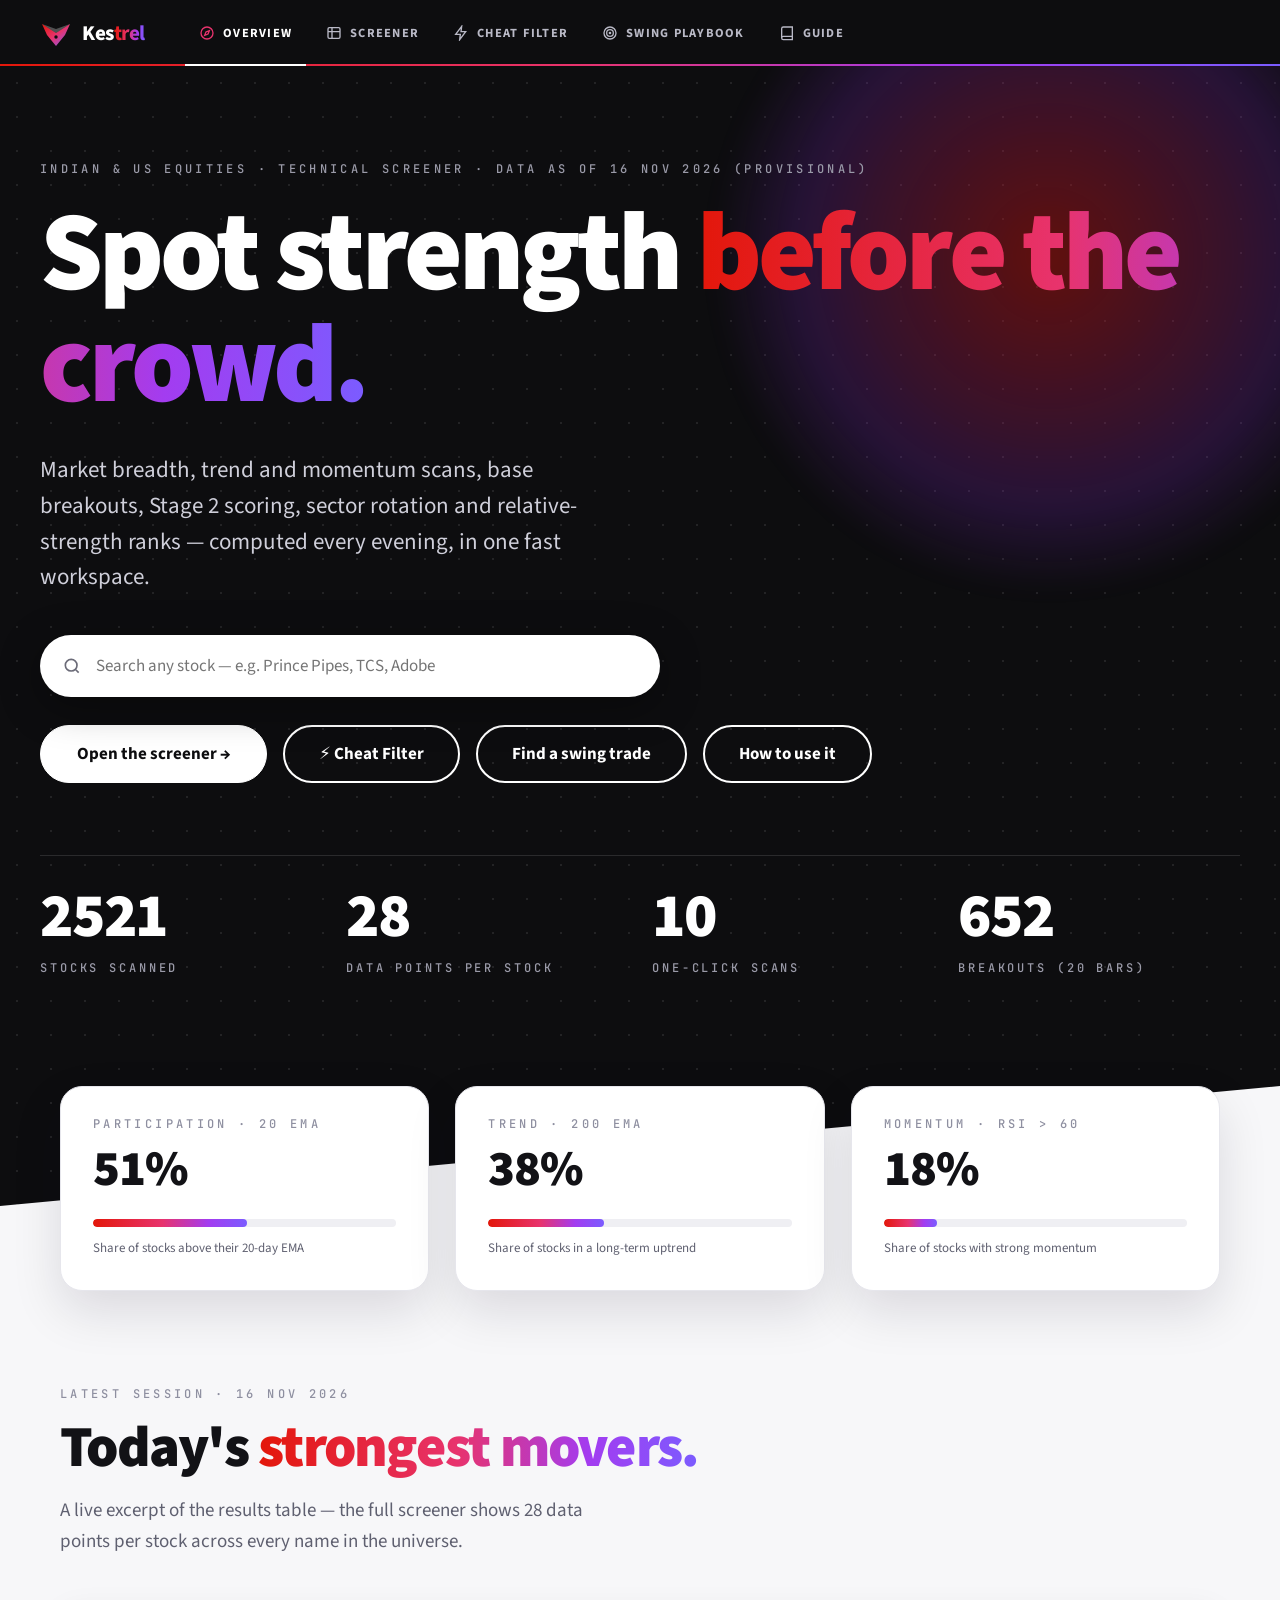
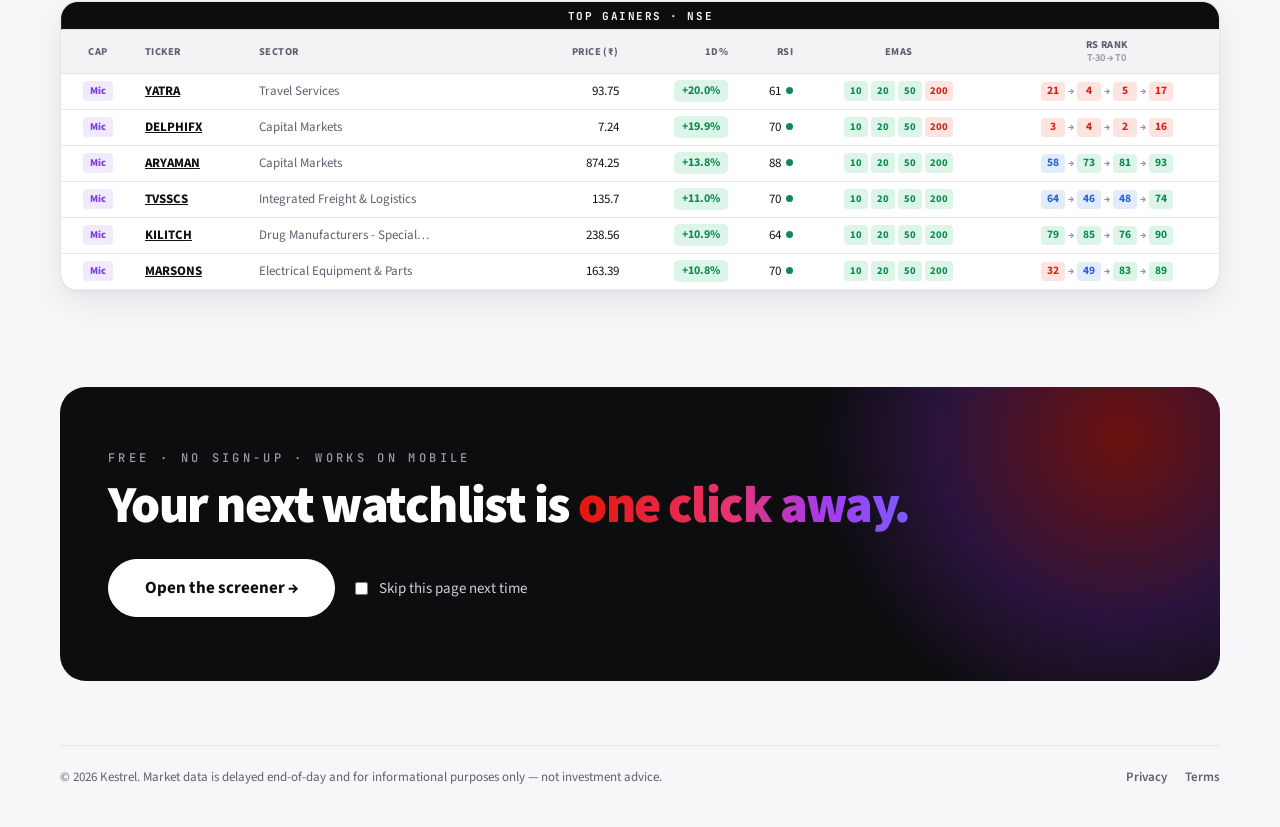
<file: kestrel/index.html>
<!doctype html>
<html lang="en">
<head>
  <meta charset="UTF-8" />
  <meta name="viewport" content="width=device-width, initial-scale=1.0" />
  <meta name="theme-color" content="#0d0d0f" />
  <title>Kestrel · Stock screener for Indian & US equities</title>
  <meta name="description" content="Kestrel is a technical stock screener: market breadth, trend and momentum scans, breakouts, Stage 2 scoring, sector rotation and relative-strength ranking in one workspace." />
  <meta property="og:type" content="website" />
  <meta property="og:site_name" content="Kestrel" />
  <meta property="og:title" content="Kestrel · Spot strength before the crowd" />
  <meta property="og:description" content="Breadth, breakouts, sector rotation and relative strength for Indian and US equities." />
  <link rel="icon" type="image/svg+xml" href="assets/logo.svg" />
  <link rel="preconnect" href="https://fonts.googleapis.com" />
  <link href="https://fonts.googleapis.com/css2?family=Source+Sans+3:wght@400;600;700;800;900&family=JetBrains+Mono:wght@500;700&display=swap" rel="stylesheet" />
  <script>
    try { document.documentElement.dataset.theme = localStorage.getItem("kestrel-theme") || "light"; } catch (e) {}
    // Returning visitors who chose "skip intro" go straight to the app.
    try { if (localStorage.getItem("kestrel-skip-intro") === "1" && !/[?&]stay=1/.test(location.search)) location.replace("screener.html"); } catch (e) {}
  </script>
  <link rel="stylesheet" href="assets/styles.css" />
</head>
<body>
  <a class="skip-link" href="#main-content">Skip to main content</a>

  <header class="site-nav">
    <a class="brand" href="index.html?stay=1"><img src="assets/logo.svg" alt="" /><span>Kes<b>trel</b></span></a>
    <nav aria-label="Primary">
      <a class="on" href="index.html?stay=1"><svg viewBox="0 0 24 24" fill="none" stroke="currentColor" stroke-width="2"><circle cx="12" cy="12" r="9"/><path d="m15.5 8.5-2 5-5 2 2-5z"/></svg><span class="long">Overview</span><span class="short">Home</span></a>
      <a href="screener.html"><svg viewBox="0 0 24 24" fill="none" stroke="currentColor" stroke-width="2"><rect x="3" y="4" width="18" height="16" rx="2"/><path d="M3 10h18M9 4v16"/></svg>Screener</a>
      <a href="cheat.html"><svg viewBox="0 0 24 24" fill="none" stroke="currentColor" stroke-width="2"><path d="M13 2 4 14h7l-1 8 9-12h-7z"/></svg><span class="long">Cheat Filter</span><span class="short">Cheat</span></a>
      <a href="playbook.html"><svg viewBox="0 0 24 24" fill="none" stroke="currentColor" stroke-width="2"><circle cx="12" cy="12" r="9"/><circle cx="12" cy="12" r="5"/><circle cx="12" cy="12" r="1"/></svg><span class="long">Swing playbook</span><span class="short">Playbook</span></a>
      <a href="guide.html"><svg viewBox="0 0 24 24" fill="none" stroke="currentColor" stroke-width="2"><path d="M4 19.5A2.5 2.5 0 0 1 6.5 17H20V3H6.5A2.5 2.5 0 0 0 4 5.5z"/><path d="M4 19.5A2.5 2.5 0 0 0 6.5 22H20v-5"/></svg>Guide</a>
    </nav>
  </header>

  <main id="main-content">
    <section class="lp-hero">
      <div class="inner">
        <div class="kicker">Indian &amp; US equities · Technical screener · <span id="sessionLbl">End of day</span></div>
        <h1>Spot strength <span class="grad-text">before the crowd.</span></h1>
        <p class="lead">Market breadth, trend and momentum scans, base breakouts, Stage 2 scoring, sector rotation and relative-strength ranks — computed every evening, in one fast workspace.</p>
        <div class="lp-search" role="search">
          <svg viewBox="0 0 24 24" fill="none" stroke="currentColor" stroke-width="2" aria-hidden="true"><circle cx="11" cy="11" r="7"/><path d="m20 20-3.5-3.5"/></svg>
          <input id="lpSearch" type="search" autocomplete="off" placeholder="Search any stock — e.g. Prince Pipes, TCS, Adobe" aria-label="Search any stock and open its chart" />
          <div class="suggest" id="lpSuggest" hidden></div>
        </div>
        <div class="cta">
          <a class="btn pill-light" href="screener.html">Open the screener →</a>
          <a class="btn pill-outline" href="cheat.html">⚡ Cheat Filter</a>
          <a class="btn pill-outline" href="playbook.html">Find a swing trade</a>
          <a class="btn pill-outline" href="guide.html">How to use it</a>
        </div>
        <div class="lp-stats" aria-live="polite">
          <div><b id="stStocks">—</b><span>Stocks scanned</span></div>
          <div><b id="stCols">28</b><span>Data points per stock</span></div>
          <div><b id="stScans">10</b><span>One-click scans</span></div>
          <div><b id="stBo">—</b><span>Breakouts (20 bars)</span></div>
        </div>
      </div>
    </section>
    <div class="lp-slant" aria-hidden="true"></div>

    <div class="lp-body">
      <section class="lp-meters" aria-label="Market breadth today">
        <div class="meter"><div class="kicker">Participation · 20 EMA</div><b id="m1">—</b><div class="bar"><i id="m1b" style="width:0"></i></div><small>Share of stocks above their 20-day EMA</small></div>
        <div class="meter"><div class="kicker">Trend · 200 EMA</div><b id="m2">—</b><div class="bar"><i id="m2b" style="width:0"></i></div><small>Share of stocks in a long-term uptrend</small></div>
        <div class="meter"><div class="kicker">Momentum · RSI &gt; 60</div><b id="m3">—</b><div class="bar"><i id="m3b" style="width:0"></i></div><small>Share of stocks with strong momentum</small></div>
      </section>

      <section class="lp-section">
        <div class="kicker">Latest session · <span id="sessionLbl2">—</span></div>
        <h2>Today's <span class="grad-text">strongest movers.</span></h2>
        <p class="sub">A live excerpt of the results table — the full screener shows 28 data points per stock across every name in the universe.</p>
        <div class="lp-movers"><table class="grid" id="movers"></table></div>
      </section>

      <section class="lp-final">
        <div class="kicker" style="color:#9a9aa8">Free · No sign-up · Works on mobile</div>
        <h2>Your next watchlist is <span class="grad-text">one click away.</span></h2>
        <div class="cta" style="display:flex;gap:16px;flex-wrap:wrap;align-items:center">
          <a class="btn pill-light" href="screener.html">Open the screener →</a>
          <label style="display:flex;gap:8px;align-items:center;color:#cfcfda;font-size:15px"><input type="checkbox" id="skipIntro" /> Skip this page next time</label>
        </div>
      </section>

      <footer class="site-foot">
        <span>© <span id="yr"></span> Kestrel. Market data is delayed end-of-day and for informational purposes only — not investment advice.</span>
        <nav><a href="privacy.html">Privacy</a><a href="terms.html">Terms</a></nav>
      </footer>
    </div>
  </main>

  <button class="to-top" id="toTop" hidden aria-label="Back to top"><svg viewBox="0 0 24 24" fill="none" stroke="currentColor" stroke-width="2.5"><path d="M12 19V5M5 12l7-7 7 7"/></svg></button>

  <script src="assets/data.js"></script>
  <script>
  (async function () {
    const D = Kestrel.data, $ = (s) => document.querySelector(s);
    $("#yr").textContent = new Date().getFullYear();
    try { $("#skipIntro").checked = localStorage.getItem("kestrel-skip-intro") === "1"; } catch (e) {}
    $("#skipIntro").addEventListener("change", (e) => { try { localStorage.setItem("kestrel-skip-intro", e.target.checked ? "1" : "0"); } catch (er) {} });
    const top = $("#toTop");
    addEventListener("scroll", () => { top.hidden = scrollY < 600; }, { passive: true });
    top.addEventListener("click", () => scrollTo({ top: 0, behavior: "smooth" }));

    // ---- Search any stock → open its chart in the screener ----
    const pool = [];
    const addPool = (data, m) => data.rows.forEach((r) => pool.push({ t: r.ticker, n: r.name, chg: r.chg, turn: r.turnover, m }));
    let usLoaded = false, hl = -1;
    const squash = (s) => s.toLowerCase().replace(/[^a-z0-9]/g, "");
    const escH = (s) => String(s).replace(/[&<>"]/g, (c) => ({ "&": "&amp;", "<": "&lt;", ">": "&gt;", '"': "&quot;" }[c]));
    const go = (x) => { location.href = `screener.html?${x.m === "US" ? "market=US&" : ""}stock=${encodeURIComponent(x.t)}`; };
    function matches(q) {
      const qs = squash(q);
      const score = (x) => {
        const t = x.t.toLowerCase(), n = x.n.toLowerCase();
        if (t === q) return 0;
        if (t.startsWith(q)) return 1;
        if (n.startsWith(q) || n.includes(" " + q)) return 2;
        if (n.includes(q) || (qs.length > 2 && (squash(n).includes(qs) || squash(t).includes(qs)))) return 3;
        return -1;
      };
      return pool.map((x) => [score(x), x]).filter(([s]) => s >= 0).sort((a, b) => a[0] - b[0] || b[1].turn - a[1].turn).slice(0, 8).map(([, x]) => x);
    }
    function showSuggest() {
      const q = $("#lpSearch").value.trim().toLowerCase(), box = $("#lpSuggest");
      if (!q) { box.hidden = true; return; }
      const m = matches(q);
      box.innerHTML = m.length ? m.map((x, i) => `<button data-i="${i}" class="${i === hl ? "hl" : ""}"><span class="t">${escH(x.t)}</span><span class="n">${escH(x.n)}</span><span class="mk">${x.m === "US" ? "US" : "NSE"}</span></button>`).join("")
        : `<div class="suggest-empty">No stock matches “${escH(q)}”. Very new listings appear after about 60 trading days.</div>`;
      box._m = m; box.hidden = false;
    }
    $("#lpSearch").addEventListener("focus", async () => {
      if (usLoaded) return; usLoaded = true;
      try { addPool(await D.load("US", "daily"), "US"); } catch (e) { /* US list optional */ }
    });
    $("#lpSearch").addEventListener("input", () => { hl = -1; showSuggest(); });
    $("#lpSearch").addEventListener("keydown", (e) => {
      const m = $("#lpSuggest")._m || [];
      if (e.key === "ArrowDown") { e.preventDefault(); hl = Math.min(m.length - 1, hl + 1); showSuggest(); }
      else if (e.key === "ArrowUp") { e.preventDefault(); hl = Math.max(-1, hl - 1); showSuggest(); }
      else if (e.key === "Enter" && m.length) { e.preventDefault(); go(m[hl >= 0 ? hl : 0]); }
      else if (e.key === "Escape") $("#lpSuggest").hidden = true;
    });
    $("#lpSuggest").addEventListener("click", (e) => { const btn = e.target.closest("button[data-i]"); if (btn) go($("#lpSuggest")._m[+btn.dataset.i]); });
    document.addEventListener("click", (e) => { if (!e.target.closest(".lp-search")) $("#lpSuggest").hidden = true; });

    const d = await D.load("IN", "daily");
    addPool(d, "IN");
    const b = Object.fromEntries(d.breadth.map((x) => [x.key, x]));
    const sess = d.session.toLocaleDateString("en-IN", { day: "2-digit", month: "short", year: "numeric" });
    $("#sessionLbl").textContent = (d.source === "demo" ? "Demo data · " : "Data as of ") + sess + (d.provisional ? " (provisional)" : "");
    $("#sessionLbl2").textContent = sess;
    $("#stStocks").textContent = d.rows.length;
    $("#stBo").textContent = d.rows.filter((r) => r.bo).length;
    [["m1", "e20"], ["m2", "e200"], ["m3", "rsi60"]].forEach(([id, k]) => {
      if (!b[k]) return;
      $("#" + id).textContent = Math.round(b[k].value) + "%";
      requestAnimationFrame(() => setTimeout(() => { $("#" + id + "b").style.cssText = "width:" + b[k].value + "%;transition:width 1s ease"; }, 100));
    });
    const esc = (s) => String(s).replace(/[&<>"]/g, (c) => ({ "&": "&amp;", "<": "&lt;", ">": "&gt;", '"': "&quot;" }[c]));
    const sg = (n) => (n > 0 ? "+" : "") + n.toFixed(1) + "%";
    const rk = (v) => v == null ? "" : v >= 70 ? "r-hi" : v >= 40 ? "r-mid" : "r-lo";
    const rows = [...d.rows].sort((a, b) => b.chg - a.chg).slice(0, 6);
    $("#movers").innerHTML = `<thead><tr class="groups"><th colspan="8">TOP GAINERS · NSE</th></tr><tr class="cols"><th class="c" style="top:28px">Cap</th><th class="l" style="top:28px">Ticker</th><th class="l" style="top:28px">Sector</th><th style="top:28px">Price (₹)</th><th style="top:28px">1D%</th><th style="top:28px">RSI</th><th class="c" style="top:28px">EMAs</th><th class="c" style="top:28px">RS rank<span class="sub">T-30 → T0</span></th></tr></thead><tbody>` +
      rows.map((r) => `<tr><td class="c"><span class="cap ${r.cap}">${r.cap === "MI" ? "Mic" : r.cap}</span></td><td class="l"><a class="tk" href="screener.html?stock=${encodeURIComponent(r.ticker)}">${esc(r.ticker)}</a></td><td class="l"><div class="sector-cell">${esc(r.sector)}</div></td><td>${r.price.toLocaleString("en-IN")}</td><td><span class="pill ${r.chg >= 0 ? "pos" : "neg"}">${sg(r.chg)}</span></td><td>${r.rsi}<span class="dot ${r.rsiAboveMA ? "up" : "dn"}"></span></td><td class="c"><span class="emas">${[10, 20, 50, 200].map((p) => `<span class="${r.emas[p] ? "up" : "dn"}">${p}</span>`).join("")}</span></td><td class="c"><span class="rsh">${r.rsHist.map((v, i) => `${i ? "<em>→</em>" : ""}<span class="${rk(v)}">${v ?? "--"}</span>`).join("")}</span></td></tr>`).join("") + "</tbody>";
  })();
  </script>
</body>
</html>
</file>
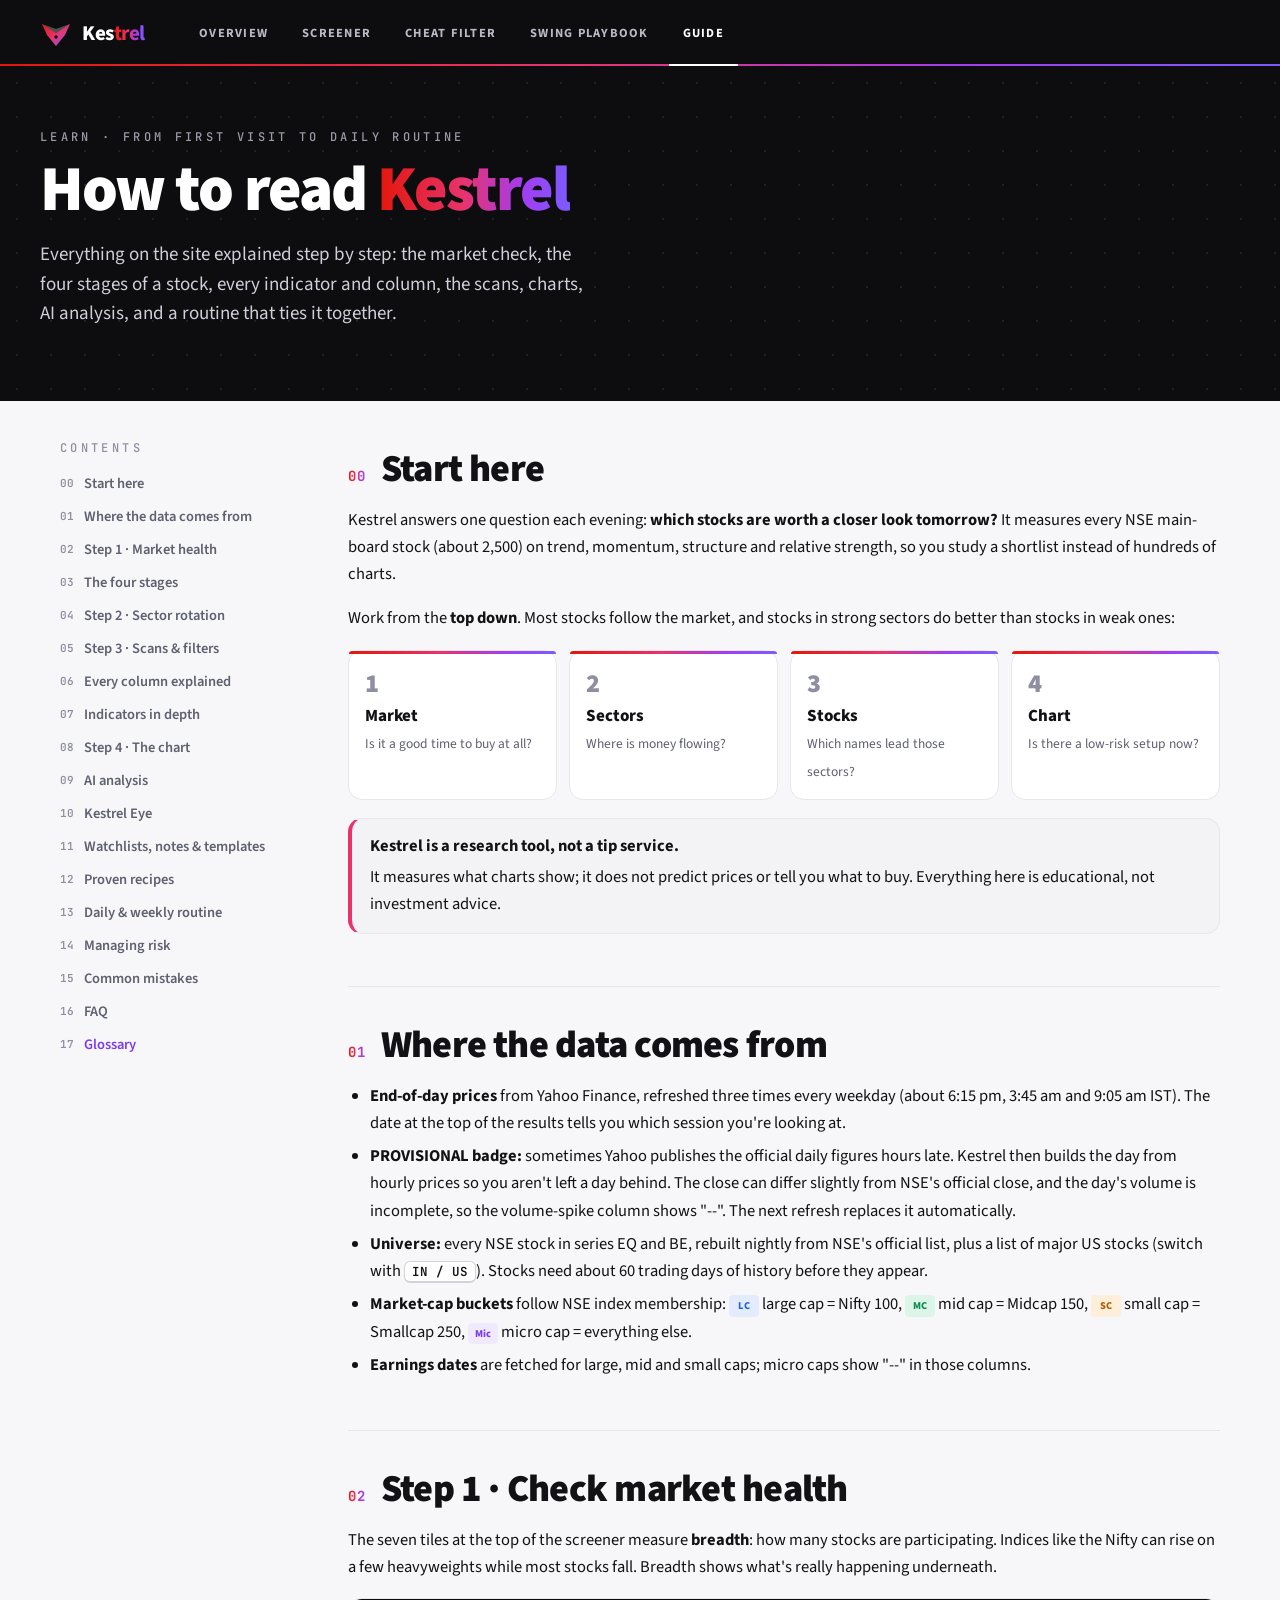
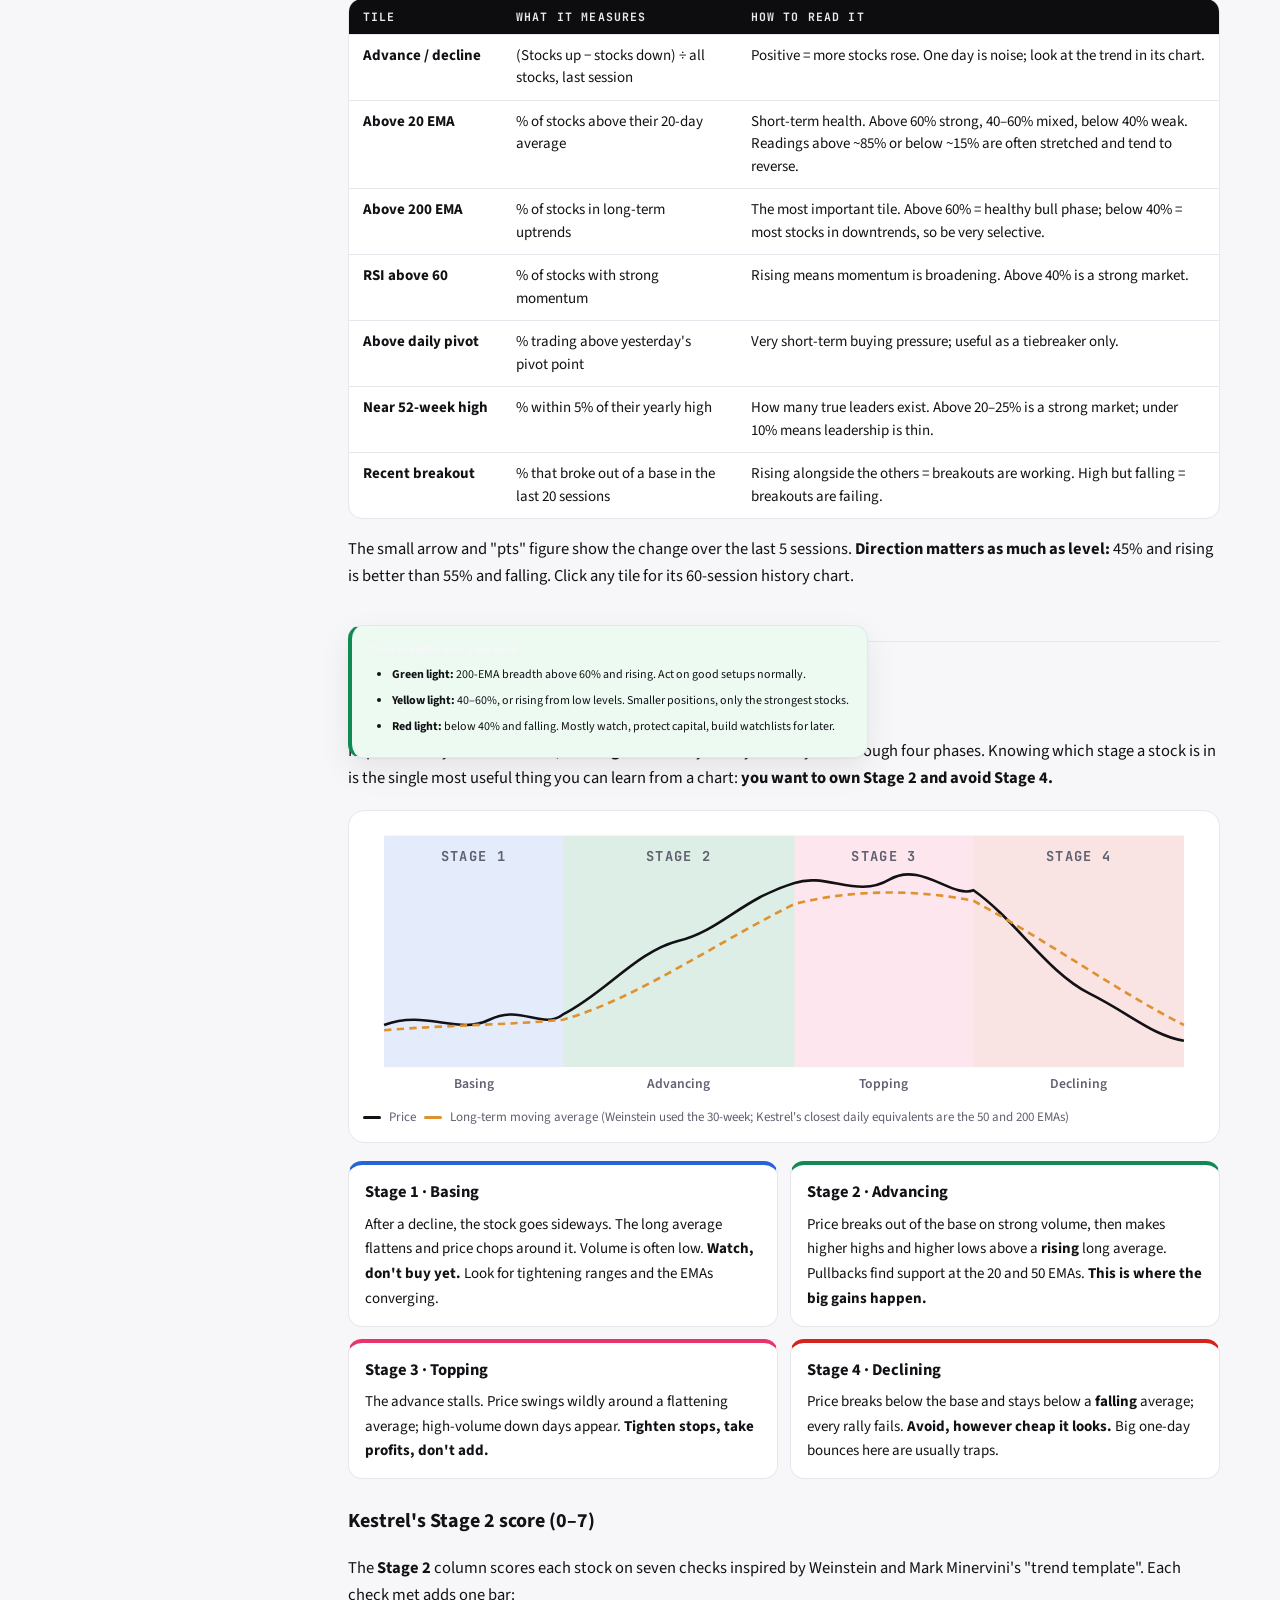
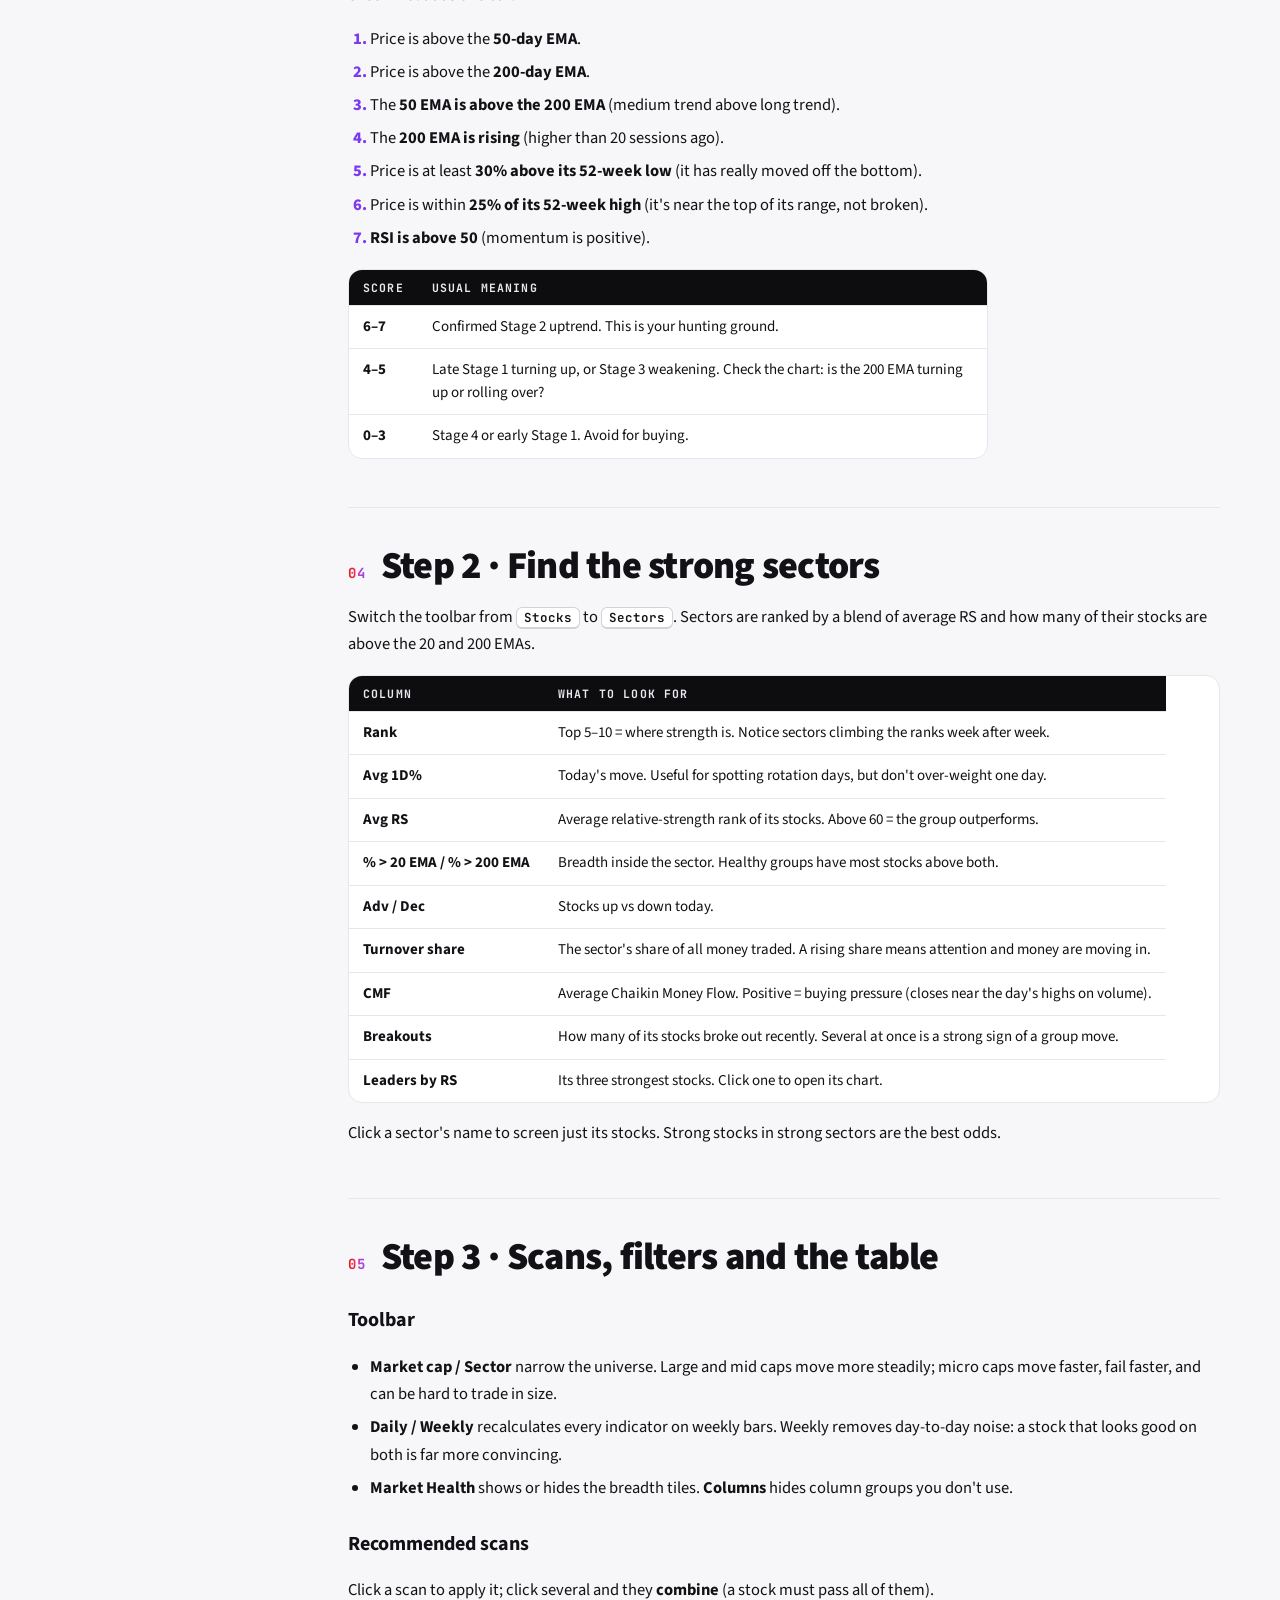
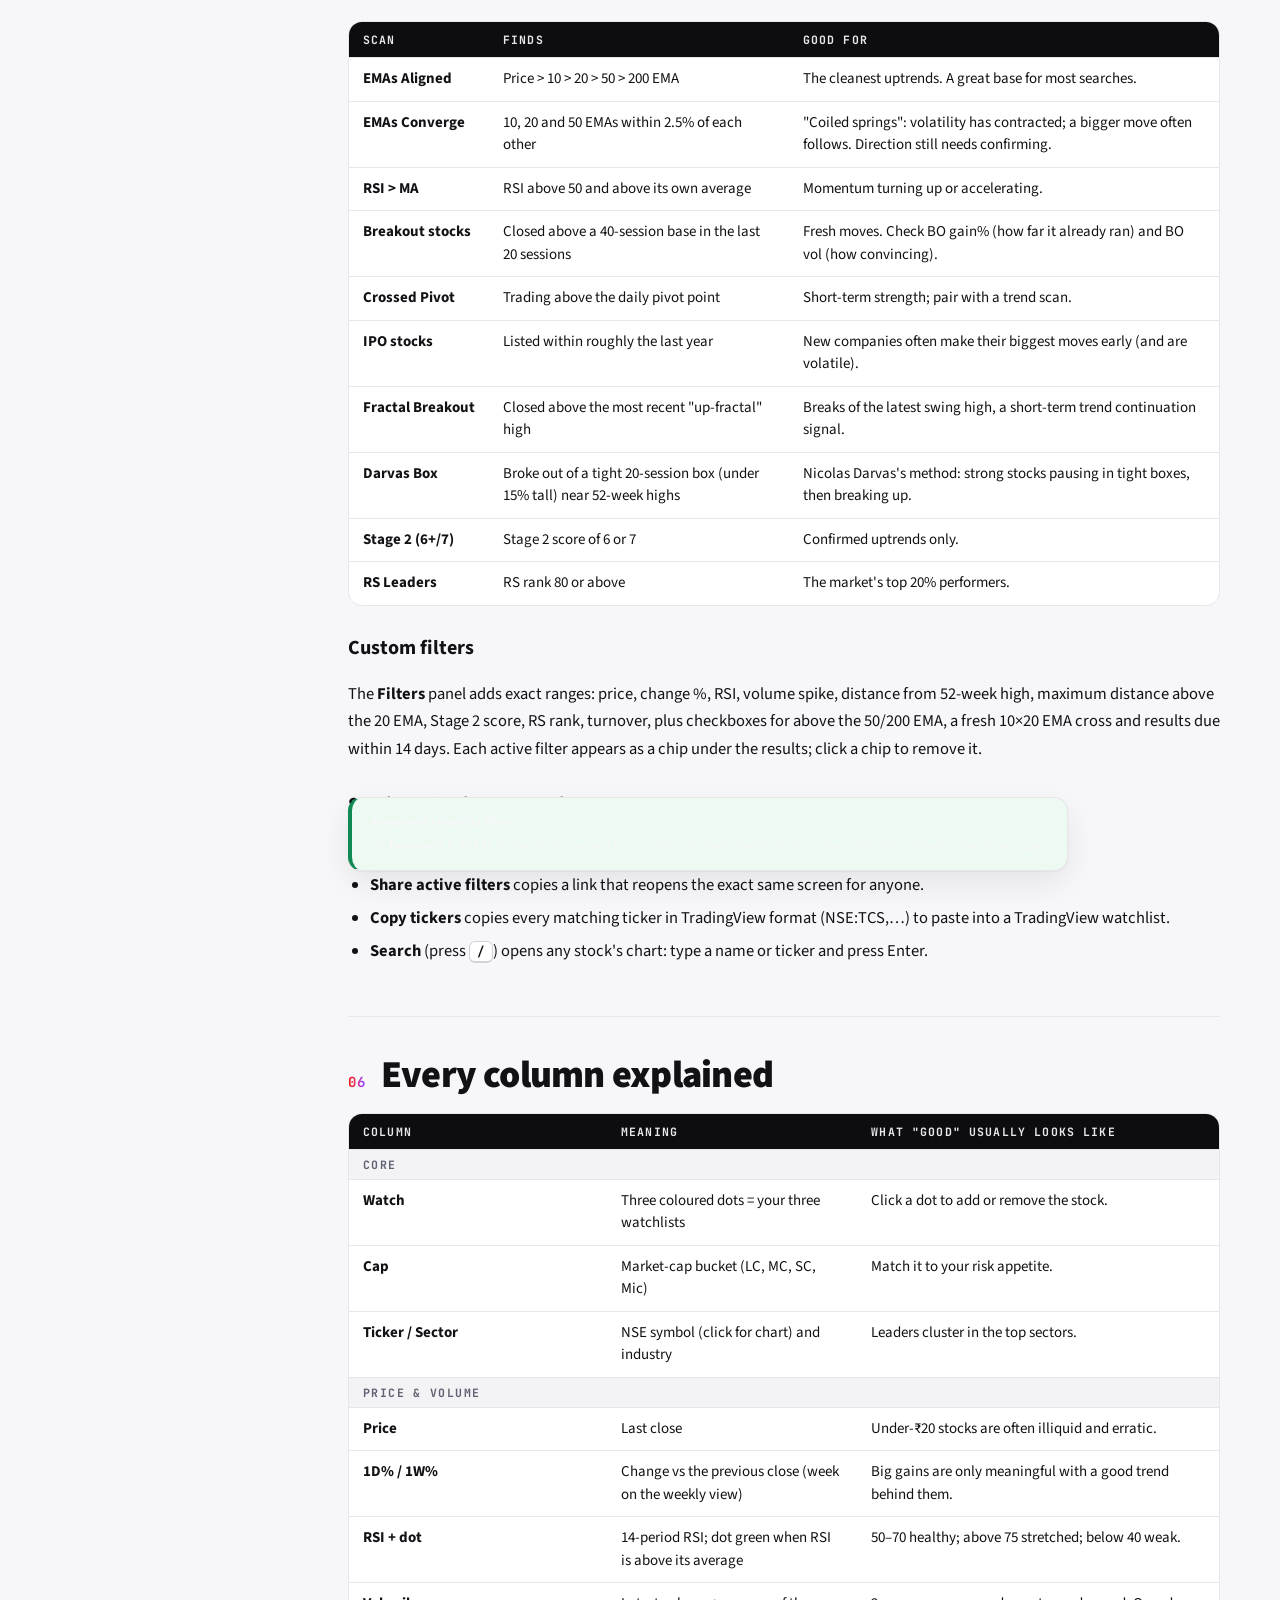
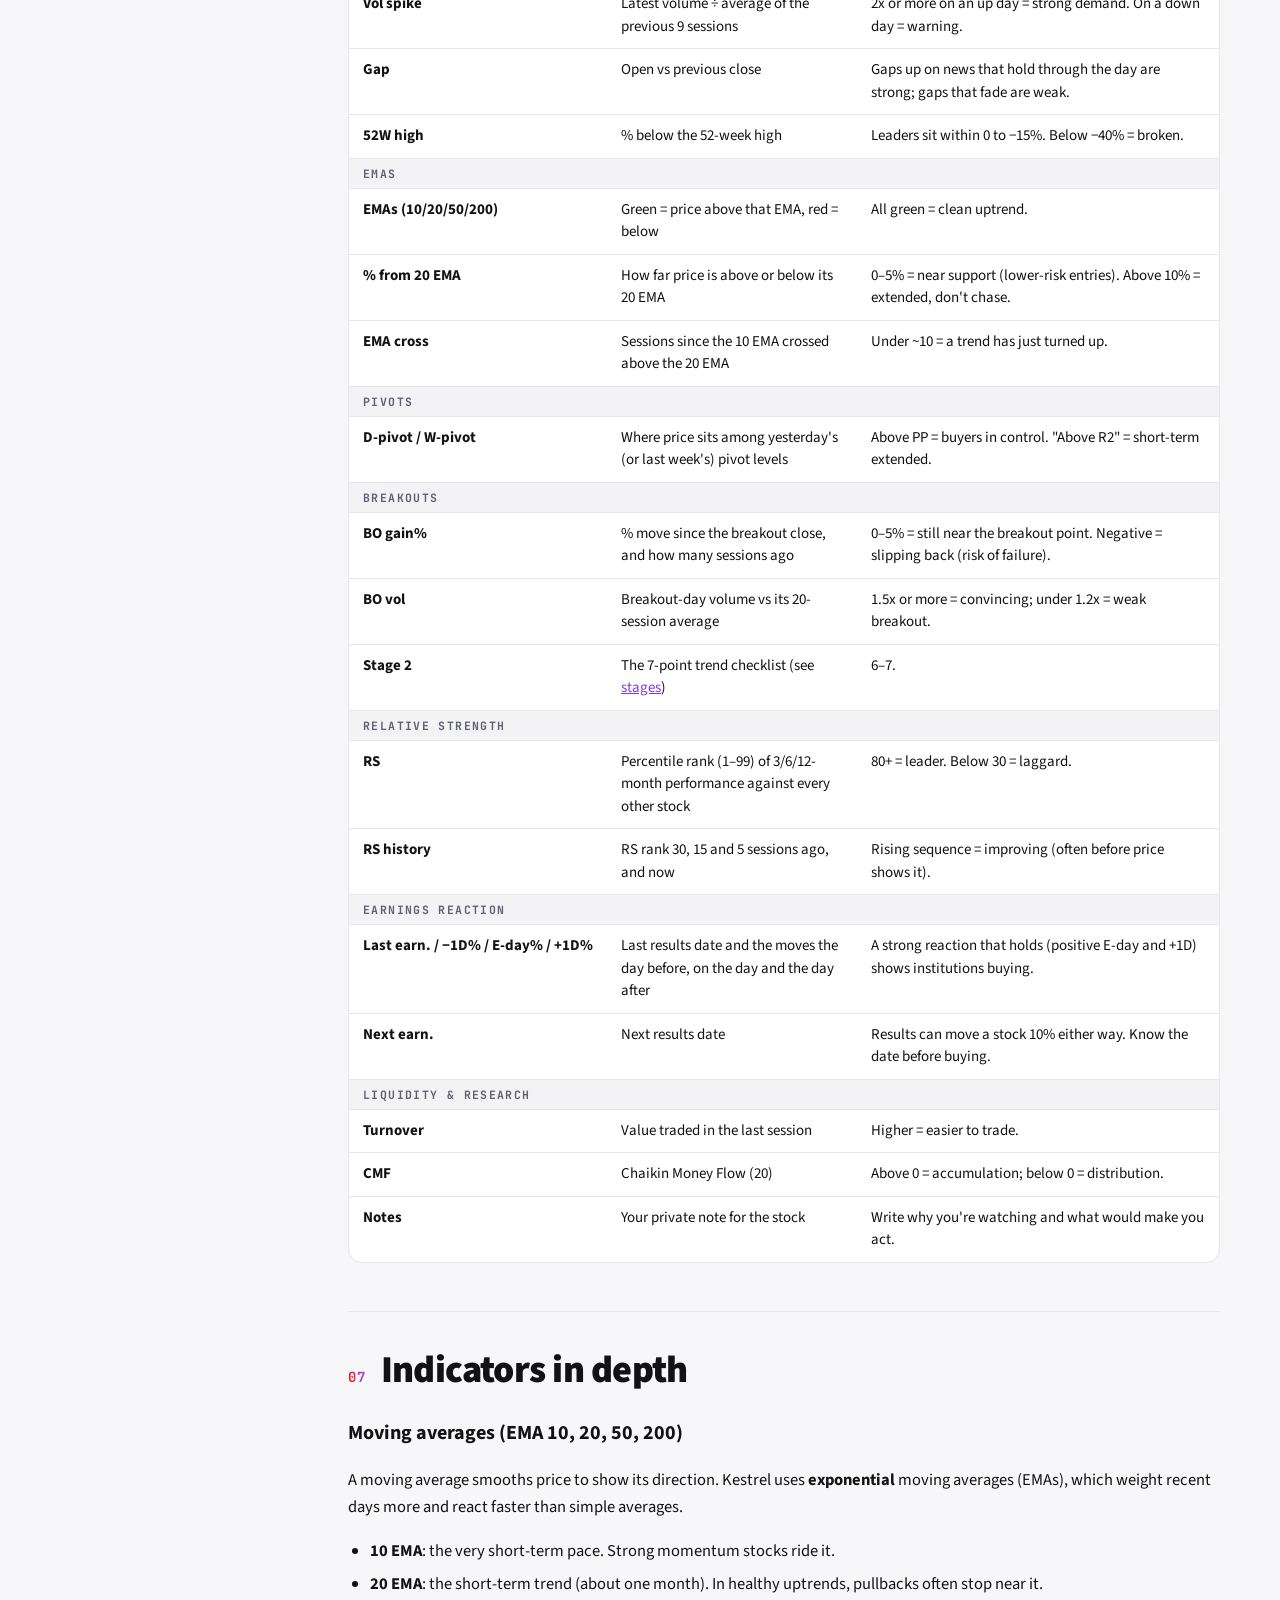
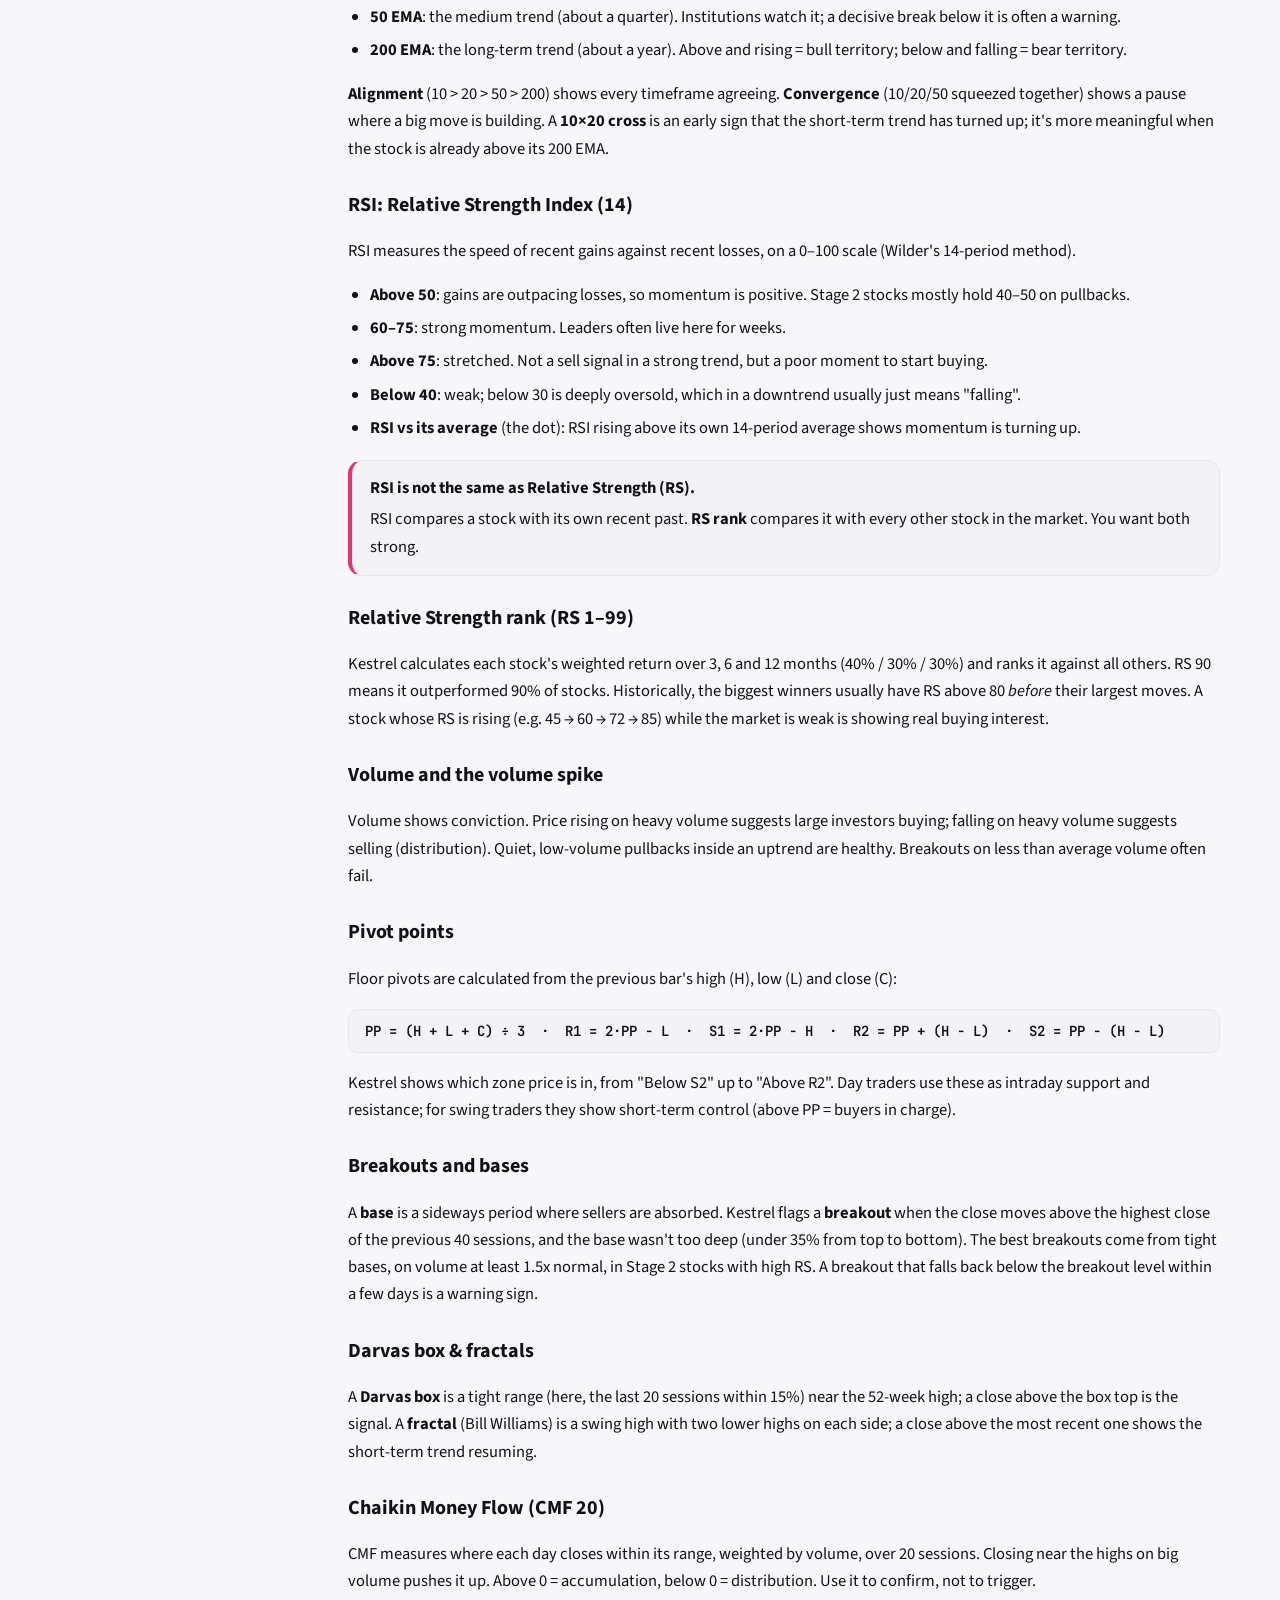
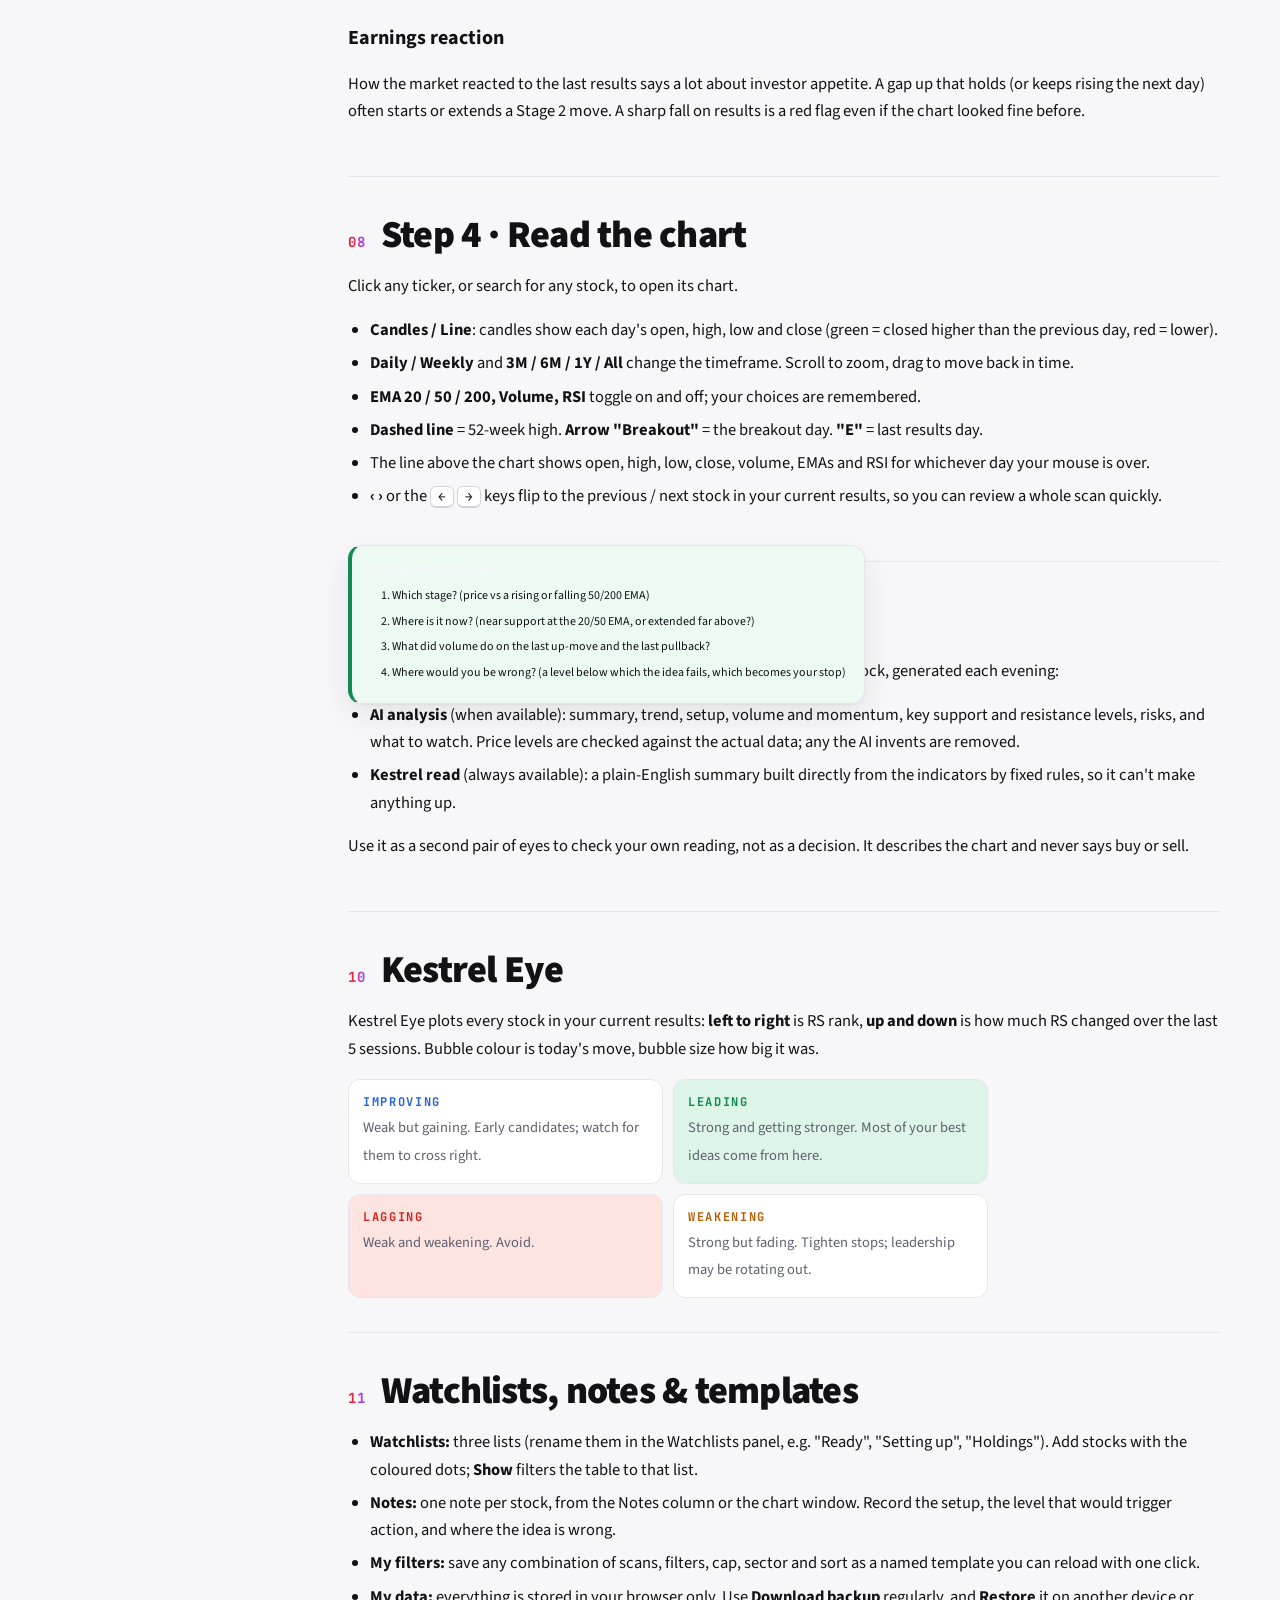
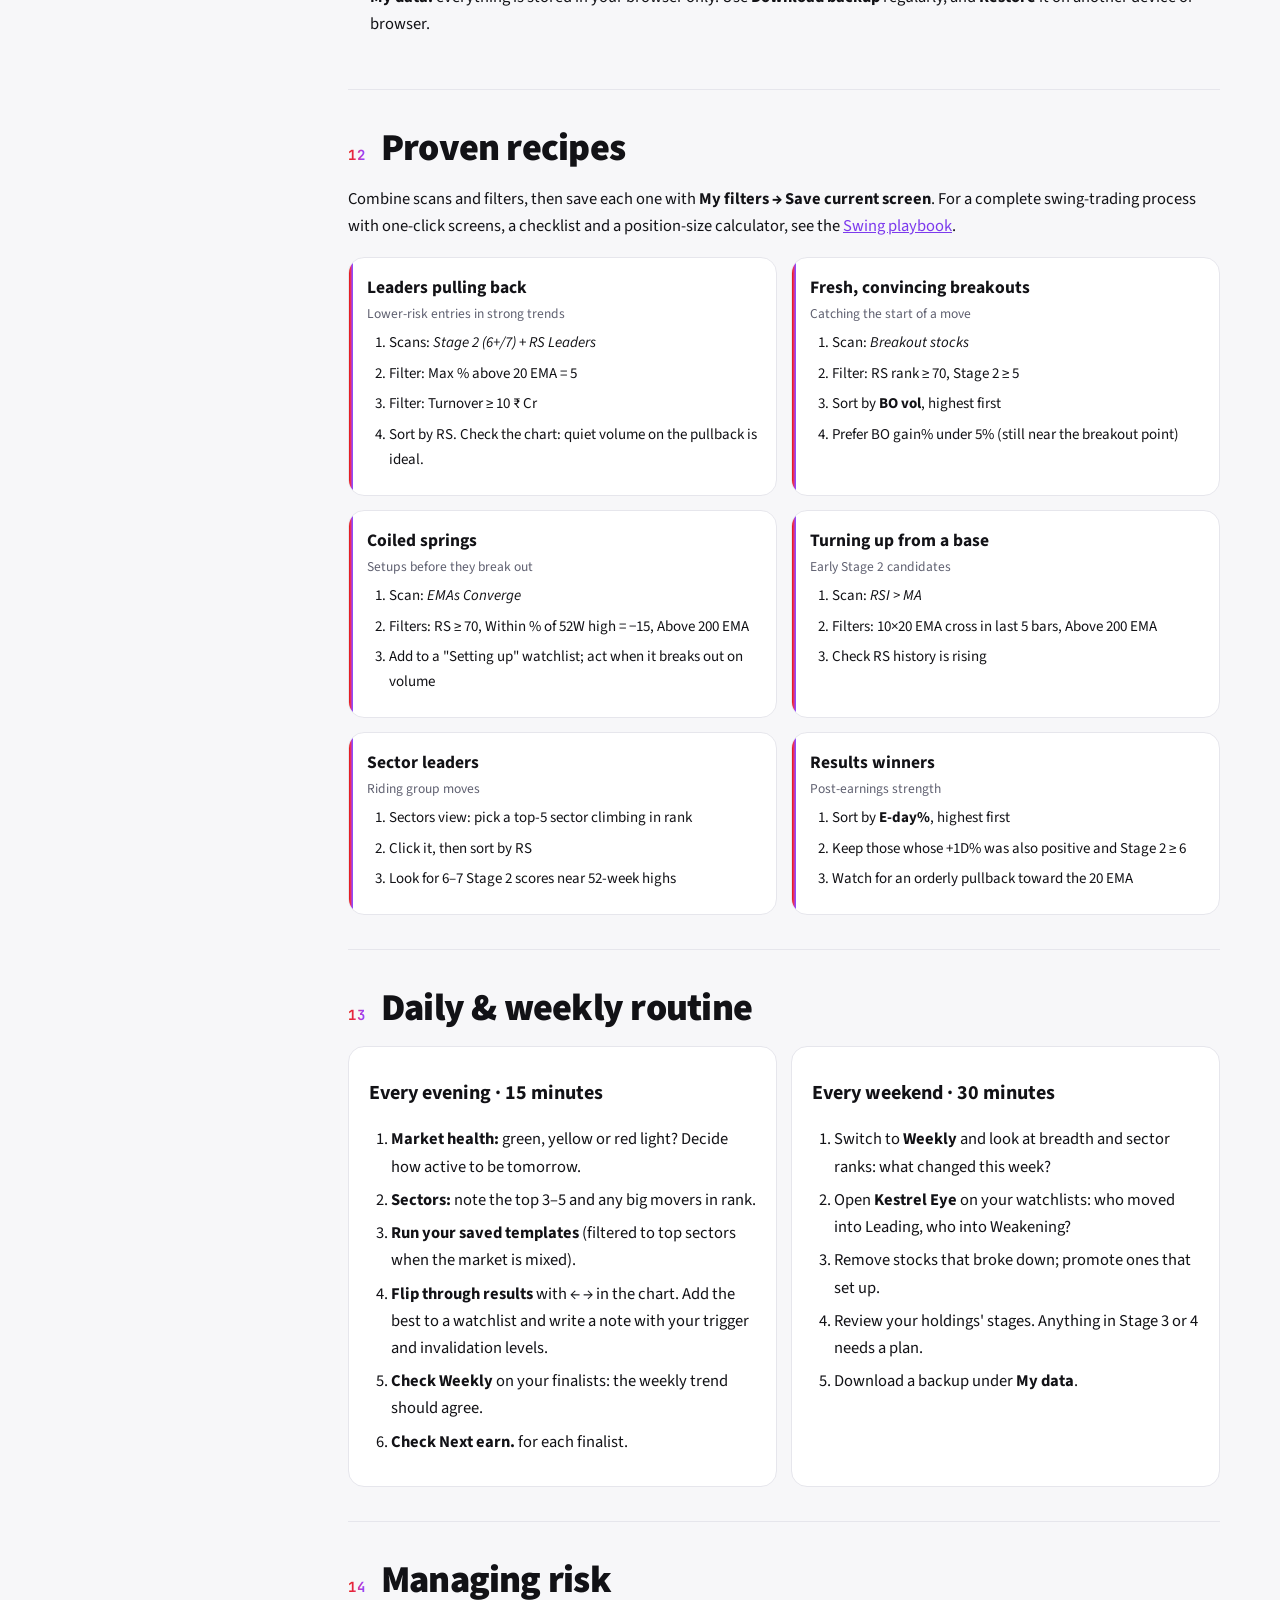
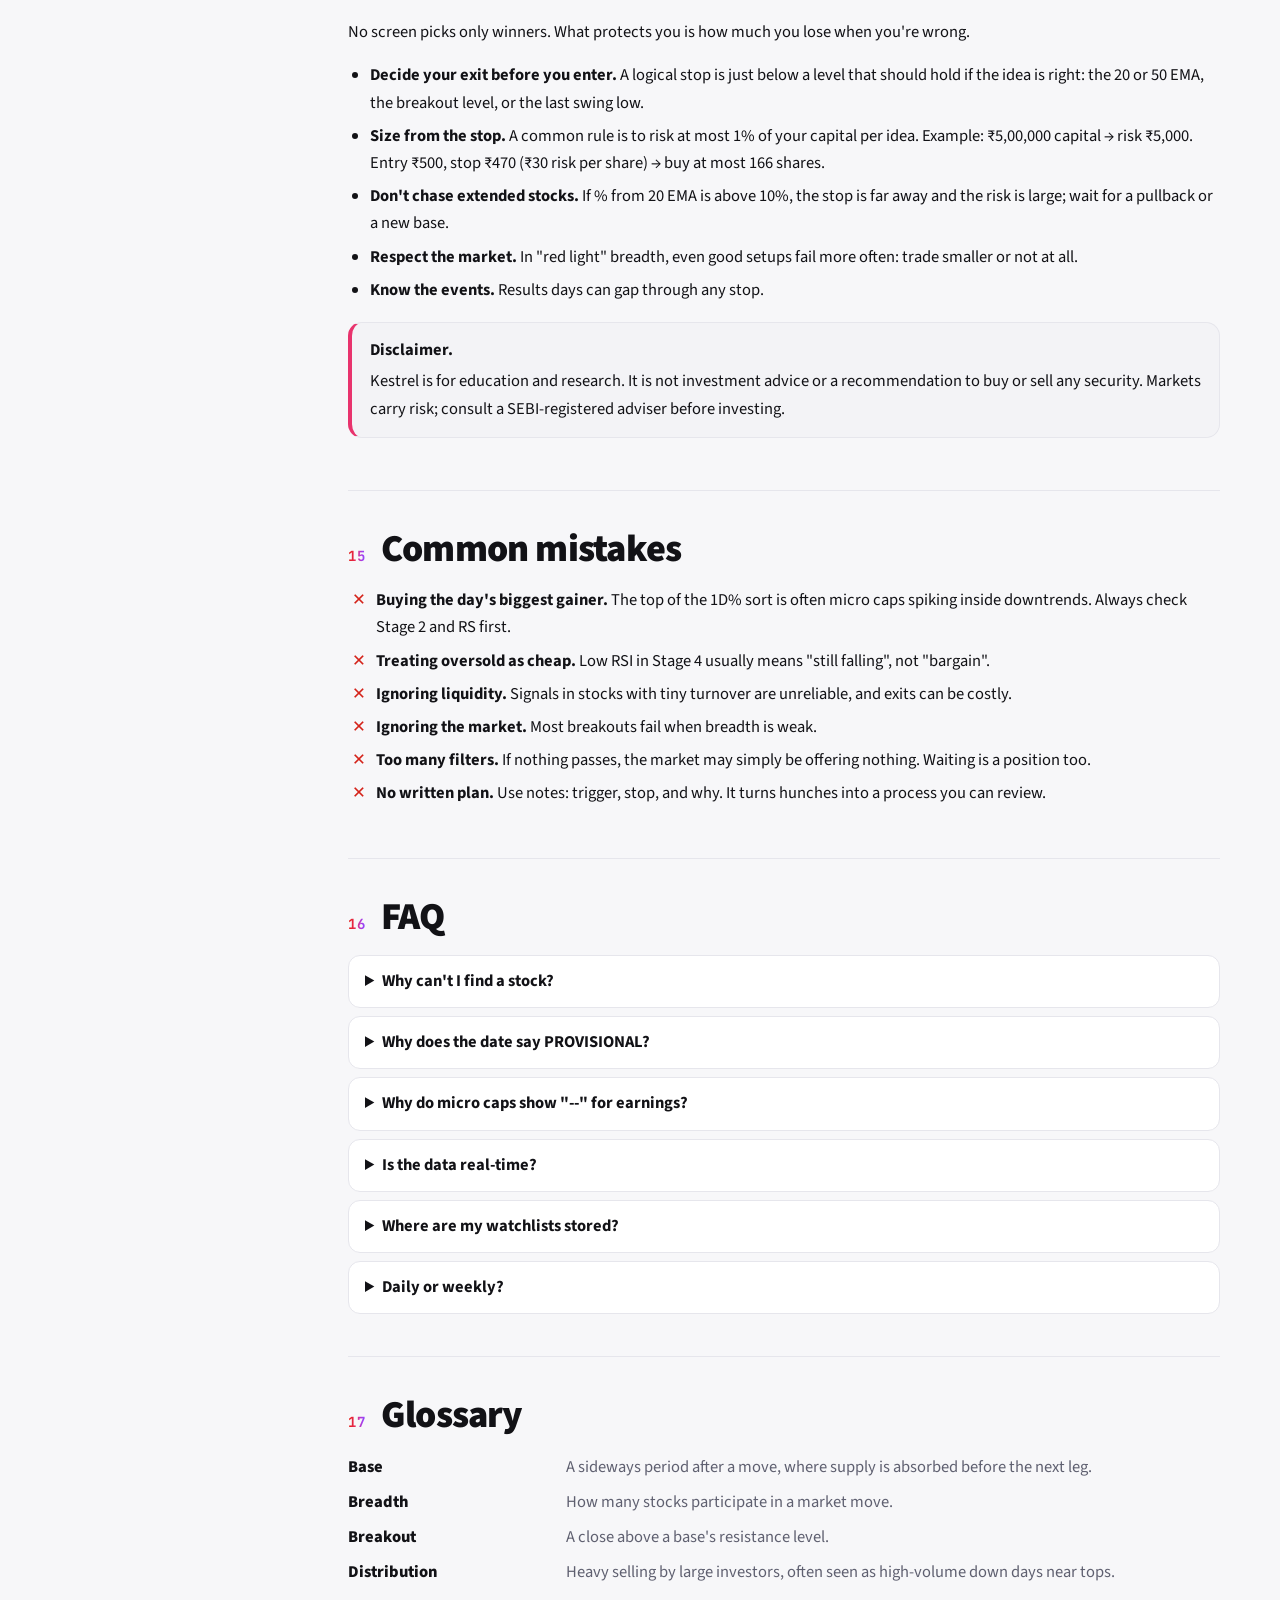
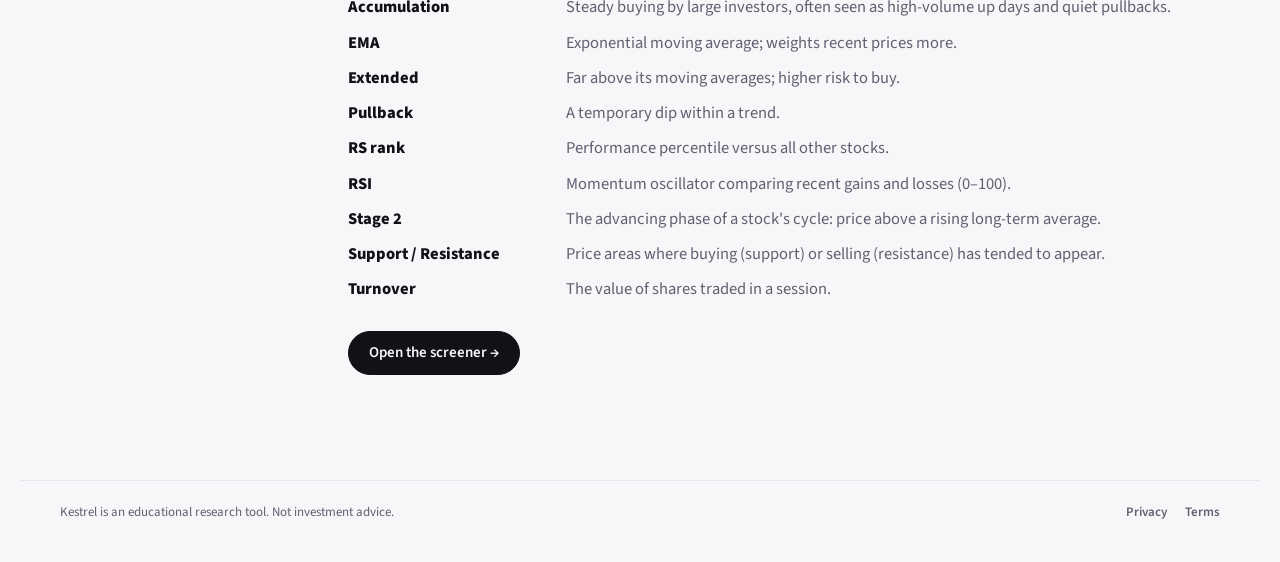
<file: kestrel/guide.html>
<!doctype html>
<html lang="en">
<head>
  <meta charset="UTF-8" />
  <meta name="viewport" content="width=device-width, initial-scale=1.0" />
  <meta name="theme-color" content="#0d0d0f" />
  <title>Kestrel Guide</title>
  <meta name="description" content="Step-by-step guide to using the Kestrel screener: market health, Weinstein stages, every indicator and column, scans, sector rotation, charts, AI analysis and a daily routine." />
  <link rel="icon" type="image/svg+xml" href="assets/logo.svg" />
  <link rel="preconnect" href="https://fonts.googleapis.com" />
  <link href="https://fonts.googleapis.com/css2?family=Source+Sans+3:wght@400;600;700;800;900&family=JetBrains+Mono:wght@500;700&display=swap" rel="stylesheet" />
  <script>try{document.documentElement.dataset.theme=localStorage.getItem("kestrel-theme")||"light"}catch(e){}</script>
  <link rel="stylesheet" href="assets/styles.css" />
</head>
<body>
  <a class="skip-link" href="#main-content">Skip to main content</a>
  <header class="site-nav">
    <a class="brand" href="index.html?stay=1"><img src="assets/logo.svg" alt="" /><span>Kes<b>trel</b></span></a>
    <nav aria-label="Primary">
      <a href="index.html?stay=1"><span class="long">Overview</span><span class="short">Home</span></a>
      <a href="screener.html">Screener</a>
      <a href="cheat.html"><span class="long">Cheat Filter</span><span class="short">Cheat</span></a>
      <a href="playbook.html"><span class="long">Swing playbook</span><span class="short">Playbook</span></a>
      <a class="on" href="guide.html">Guide</a>
    </nav>
  </header>

  <section class="page-hero">
    <div class="inner wide">
      <div class="kicker" style="color:#9a9aa8">Learn · From first visit to daily routine</div>
      <h1>How to read <span class="grad-text">Kestrel</span></h1>
      <p class="hero-sub">Everything on the site explained step by step: the market check, the four stages of a stock, every indicator and column, the scans, charts, AI analysis, and a routine that ties it together.</p>
    </div>
  </section>

  <div class="guide">
    <aside class="toc" aria-label="Contents">
      <div class="kicker">Contents</div>
      <ol>
        <li><a href="#start">Start here</a></li>
        <li><a href="#data">Where the data comes from</a></li>
        <li><a href="#market">Step 1 · Market health</a></li>
        <li><a href="#stages">The four stages</a></li>
        <li><a href="#sectors">Step 2 · Sector rotation</a></li>
        <li><a href="#scans">Step 3 · Scans &amp; filters</a></li>
        <li><a href="#columns">Every column explained</a></li>
        <li><a href="#indicators">Indicators in depth</a></li>
        <li><a href="#chart">Step 4 · The chart</a></li>
        <li><a href="#ai">AI analysis</a></li>
        <li><a href="#eye">Kestrel Eye</a></li>
        <li><a href="#lists">Watchlists, notes &amp; templates</a></li>
        <li><a href="#recipes">Proven recipes</a></li>
        <li><a href="#routine">Daily &amp; weekly routine</a></li>
        <li><a href="#risk">Managing risk</a></li>
        <li><a href="#mistakes">Common mistakes</a></li>
        <li><a href="#faq">FAQ</a></li>
        <li><a href="#glossary">Glossary</a></li>
      </ol>
    </aside>

    <main id="main-content" class="guide-body">

      <!-- ===================================================== -->
      <section id="start">
        <h2><span class="num">00</span>Start here</h2>
        <p>Kestrel answers one question each evening: <strong>which stocks are worth a closer look tomorrow?</strong> It measures every NSE main-board stock (about 2,500) on trend, momentum, structure and relative strength, so you study a shortlist instead of hundreds of charts.</p>
        <p>Work from the <strong>top down</strong>. Most stocks follow the market, and stocks in strong sectors do better than stocks in weak ones:</p>
        <div class="flow">
          <div><b>1</b><span>Market</span><small>Is it a good time to buy at all?</small></div>
          <div><b>2</b><span>Sectors</span><small>Where is money flowing?</small></div>
          <div><b>3</b><span>Stocks</span><small>Which names lead those sectors?</small></div>
          <div><b>4</b><span>Chart</span><small>Is there a low-risk setup now?</small></div>
        </div>
        <div class="callout"><b>Kestrel is a research tool, not a tip service.</b> It measures what charts show; it does not predict prices or tell you what to buy. Everything here is educational, not investment advice.</div>
      </section>

      <!-- ===================================================== -->
      <section id="data">
        <h2><span class="num">01</span>Where the data comes from</h2>
        <ul>
          <li><strong>End-of-day prices</strong> from Yahoo Finance, refreshed three times every weekday (about 6:15 pm, 3:45 am and 9:05 am IST). The date at the top of the results tells you which session you're looking at.</li>
          <li><strong>PROVISIONAL badge:</strong> sometimes Yahoo publishes the official daily figures hours late. Kestrel then builds the day from hourly prices so you aren't left a day behind. The close can differ slightly from NSE's official close, and the day's volume is incomplete, so the volume-spike column shows "--". The next refresh replaces it automatically.</li>
          <li><strong>Universe:</strong> every NSE stock in series EQ and BE, rebuilt nightly from NSE's official list, plus a list of major US stocks (switch with <span class="k">IN / US</span>). Stocks need about 60 trading days of history before they appear.</li>
          <li><strong>Market-cap buckets</strong> follow NSE index membership: <span class="cap LC">LC</span> large cap = Nifty 100, <span class="cap MC">MC</span> mid cap = Midcap 150, <span class="cap SC">SC</span> small cap = Smallcap 250, <span class="cap MI">Mic</span> micro cap = everything else.</li>
          <li><strong>Earnings dates</strong> are fetched for large, mid and small caps; micro caps show "--" in those columns.</li>
        </ul>
      </section>

      <!-- ===================================================== -->
      <section id="market">
        <h2><span class="num">02</span>Step 1 · Check market health</h2>
        <p>The seven tiles at the top of the screener measure <strong>breadth</strong>: how many stocks are participating. Indices like the Nifty can rise on a few heavyweights while most stocks fall. Breadth shows what's really happening underneath.</p>
        <table class="gt">
          <thead><tr><th>Tile</th><th>What it measures</th><th>How to read it</th></tr></thead>
          <tbody>
            <tr><td><b>Advance / decline</b></td><td>(Stocks up − stocks down) ÷ all stocks, last session</td><td>Positive = more stocks rose. One day is noise; look at the trend in its chart.</td></tr>
            <tr><td><b>Above 20 EMA</b></td><td>% of stocks above their 20-day average</td><td>Short-term health. Above 60% strong, 40–60% mixed, below 40% weak. Readings above ~85% or below ~15% are often stretched and tend to reverse.</td></tr>
            <tr><td><b>Above 200 EMA</b></td><td>% of stocks in long-term uptrends</td><td>The most important tile. Above 60% = healthy bull phase; below 40% = most stocks in downtrends, so be very selective.</td></tr>
            <tr><td><b>RSI above 60</b></td><td>% of stocks with strong momentum</td><td>Rising means momentum is broadening. Above 40% is a strong market.</td></tr>
            <tr><td><b>Above daily pivot</b></td><td>% trading above yesterday's pivot point</td><td>Very short-term buying pressure; useful as a tiebreaker only.</td></tr>
            <tr><td><b>Near 52-week high</b></td><td>% within 5% of their yearly high</td><td>How many true leaders exist. Above 20–25% is a strong market; under 10% means leadership is thin.</td></tr>
            <tr><td><b>Recent breakout</b></td><td>% that broke out of a base in the last 20 sessions</td><td>Rising alongside the others = breakouts are working. High but falling = breakouts are failing.</td></tr>
          </tbody>
        </table>
        <p>The small arrow and "pts" figure show the change over the last 5 sessions. <strong>Direction matters as much as level:</strong> 45% and rising is better than 55% and falling. Click any tile for its 60-session history chart.</p>
        <div class="callout tip"><b>Turn breadth into a decision</b>
          <ul>
            <li><b>Green light:</b> 200-EMA breadth above 60% and rising. Act on good setups normally.</li>
            <li><b>Yellow light:</b> 40–60%, or rising from low levels. Smaller positions, only the strongest stocks.</li>
            <li><b>Red light:</b> below 40% and falling. Mostly watch, protect capital, build watchlists for later.</li>
          </ul></div>
      </section>

      <!-- ===================================================== -->
      <section id="stages">
        <h2><span class="num">03</span>The four stages of a stock</h2>
        <p>Popularised by Stan Weinstein, the <strong>stage model</strong> says every stock cycles through four phases. Knowing which stage a stock is in is the single most useful thing you can learn from a chart: <strong>you want to own Stage 2 and avoid Stage 4.</strong></p>
        <figure class="stage-fig">
          <svg viewBox="0 0 800 260" role="img" aria-label="Price cycle through Stage 1 base, Stage 2 advance, Stage 3 top and Stage 4 decline">
            <rect x="20" y="10" width="170" height="220" class="s1"/><rect x="190" y="10" width="220" height="220" class="s2"/><rect x="410" y="10" width="170" height="220" class="s3"/><rect x="580" y="10" width="200" height="220" class="s4"/>
            <path d="M20 190 C60 175 90 200 120 185 S170 195 190 180 C230 160 260 120 300 110 S360 70 410 55 C440 45 470 70 500 52 S560 70 580 62 C620 90 650 140 690 160 S750 200 780 205" class="price"/>
            <path d="M20 195 C80 190 140 190 190 185 C260 165 330 115 410 75 C470 60 530 62 580 72 C650 110 720 160 780 190" class="ma"/>
            <text x="105" y="34">STAGE 1</text><text x="300" y="34">STAGE 2</text><text x="495" y="34">STAGE 3</text><text x="680" y="34">STAGE 4</text>
            <text x="105" y="250" class="sub">Basing</text><text x="300" y="250" class="sub">Advancing</text><text x="495" y="250" class="sub">Topping</text><text x="680" y="250" class="sub">Declining</text>
          </svg>
          <figcaption><span class="lg price"></span>Price <span class="lg ma"></span>Long-term moving average (Weinstein used the 30-week; Kestrel's closest daily equivalents are the 50 and 200 EMAs)</figcaption>
        </figure>
        <div class="stages">
          <div class="st s1"><b>Stage 1 · Basing</b><p>After a decline, the stock goes sideways. The long average flattens and price chops around it. Volume is often low. <em>Watch, don't buy yet.</em> Look for tightening ranges and the EMAs converging.</p></div>
          <div class="st s2"><b>Stage 2 · Advancing</b><p>Price breaks out of the base on strong volume, then makes higher highs and higher lows above a <b>rising</b> long average. Pullbacks find support at the 20 and 50 EMAs. <em>This is where the big gains happen.</em></p></div>
          <div class="st s3"><b>Stage 3 · Topping</b><p>The advance stalls. Price swings wildly around a flattening average; high-volume down days appear. <em>Tighten stops, take profits, don't add.</em></p></div>
          <div class="st s4"><b>Stage 4 · Declining</b><p>Price breaks below the base and stays below a <b>falling</b> average; every rally fails. <em>Avoid, however cheap it looks.</em> Big one-day bounces here are usually traps.</p></div>
        </div>
        <h3>Kestrel's Stage 2 score (0–7)</h3>
        <p>The <b>Stage 2</b> column scores each stock on seven checks inspired by Weinstein and Mark Minervini's "trend template". Each check met adds one bar:</p>
        <ol class="checks">
          <li>Price is above the <b>50-day EMA</b>.</li>
          <li>Price is above the <b>200-day EMA</b>.</li>
          <li>The <b>50 EMA is above the 200 EMA</b> (medium trend above long trend).</li>
          <li>The <b>200 EMA is rising</b> (higher than 20 sessions ago).</li>
          <li>Price is at least <b>30% above its 52-week low</b> (it has really moved off the bottom).</li>
          <li>Price is within <b>25% of its 52-week high</b> (it's near the top of its range, not broken).</li>
          <li><b>RSI is above 50</b> (momentum is positive).</li>
        </ol>
        <table class="gt slim">
          <thead><tr><th>Score</th><th>Usual meaning</th></tr></thead>
          <tbody>
            <tr><td><b>6–7</b></td><td>Confirmed Stage 2 uptrend. This is your hunting ground.</td></tr>
            <tr><td><b>4–5</b></td><td>Late Stage 1 turning up, or Stage 3 weakening. Check the chart: is the 200 EMA turning up or rolling over?</td></tr>
            <tr><td><b>0–3</b></td><td>Stage 4 or early Stage 1. Avoid for buying.</td></tr>
          </tbody>
        </table>
      </section>

      <!-- ===================================================== -->
      <section id="sectors">
        <h2><span class="num">04</span>Step 2 · Find the strong sectors</h2>
        <p>Switch the toolbar from <span class="k">Stocks</span> to <span class="k">Sectors</span>. Sectors are ranked by a blend of average RS and how many of their stocks are above the 20 and 200 EMAs.</p>
        <table class="gt">
          <thead><tr><th>Column</th><th>What to look for</th></tr></thead>
          <tbody>
            <tr><td><b>Rank</b></td><td>Top 5–10 = where strength is. Notice sectors climbing the ranks week after week.</td></tr>
            <tr><td><b>Avg 1D%</b></td><td>Today's move. Useful for spotting rotation days, but don't over-weight one day.</td></tr>
            <tr><td><b>Avg RS</b></td><td>Average relative-strength rank of its stocks. Above 60 = the group outperforms.</td></tr>
            <tr><td><b>% &gt; 20 EMA / % &gt; 200 EMA</b></td><td>Breadth inside the sector. Healthy groups have most stocks above both.</td></tr>
            <tr><td><b>Adv / Dec</b></td><td>Stocks up vs down today.</td></tr>
            <tr><td><b>Turnover share</b></td><td>The sector's share of all money traded. A rising share means attention and money are moving in.</td></tr>
            <tr><td><b>CMF</b></td><td>Average Chaikin Money Flow. Positive = buying pressure (closes near the day's highs on volume).</td></tr>
            <tr><td><b>Breakouts</b></td><td>How many of its stocks broke out recently. Several at once is a strong sign of a group move.</td></tr>
            <tr><td><b>Leaders by RS</b></td><td>Its three strongest stocks. Click one to open its chart.</td></tr>
          </tbody>
        </table>
        <p>Click a sector's name to screen just its stocks. Strong stocks in strong sectors are the best odds.</p>
      </section>

      <!-- ===================================================== -->
      <section id="scans">
        <h2><span class="num">05</span>Step 3 · Scans, filters and the table</h2>
        <h3>Toolbar</h3>
        <ul>
          <li><b>Market cap / Sector</b> narrow the universe. Large and mid caps move more steadily; micro caps move faster, fail faster, and can be hard to trade in size.</li>
          <li><b>Daily / Weekly</b> recalculates every indicator on weekly bars. Weekly removes day-to-day noise: a stock that looks good on both is far more convincing.</li>
          <li><b>Market Health</b> shows or hides the breadth tiles. <b>Columns</b> hides column groups you don't use.</li>
        </ul>
        <h3>Recommended scans</h3>
        <p>Click a scan to apply it; click several and they <strong>combine</strong> (a stock must pass all of them).</p>
        <table class="gt">
          <thead><tr><th>Scan</th><th>Finds</th><th>Good for</th></tr></thead>
          <tbody>
            <tr><td><b>EMAs Aligned</b></td><td>Price &gt; 10 &gt; 20 &gt; 50 &gt; 200 EMA</td><td>The cleanest uptrends. A great base for most searches.</td></tr>
            <tr><td><b>EMAs Converge</b></td><td>10, 20 and 50 EMAs within 2.5% of each other</td><td>"Coiled springs": volatility has contracted; a bigger move often follows. Direction still needs confirming.</td></tr>
            <tr><td><b>RSI &gt; MA</b></td><td>RSI above 50 and above its own average</td><td>Momentum turning up or accelerating.</td></tr>
            <tr><td><b>Breakout stocks</b></td><td>Closed above a 40-session base in the last 20 sessions</td><td>Fresh moves. Check BO gain% (how far it already ran) and BO vol (how convincing).</td></tr>
            <tr><td><b>Crossed Pivot</b></td><td>Trading above the daily pivot point</td><td>Short-term strength; pair with a trend scan.</td></tr>
            <tr><td><b>IPO stocks</b></td><td>Listed within roughly the last year</td><td>New companies often make their biggest moves early (and are volatile).</td></tr>
            <tr><td><b>Fractal Breakout</b></td><td>Closed above the most recent "up-fractal" high</td><td>Breaks of the latest swing high, a short-term trend continuation signal.</td></tr>
            <tr><td><b>Darvas Box</b></td><td>Broke out of a tight 20-session box (under 15% tall) near 52-week highs</td><td>Nicolas Darvas's method: strong stocks pausing in tight boxes, then breaking up.</td></tr>
            <tr><td><b>Stage 2 (6+/7)</b></td><td>Stage 2 score of 6 or 7</td><td>Confirmed uptrends only.</td></tr>
            <tr><td><b>RS Leaders</b></td><td>RS rank 80 or above</td><td>The market's top 20% performers.</td></tr>
          </tbody>
        </table>
        <h3>Custom filters</h3>
        <p>The <b>Filters</b> panel adds exact ranges: price, change %, RSI, volume spike, distance from 52-week high, maximum distance above the 20 EMA, Stage 2 score, RS rank, turnover, plus checkboxes for above the 50/200 EMA, a fresh 10×20 EMA cross and results due within 14 days. Each active filter appears as a chip under the results; click a chip to remove it.</p>
        <div class="callout tip"><b>Always add a liquidity filter.</b> Set <b>Turnover ≥ 5–10 ₹ Cr</b> to skip stocks you can't buy or sell easily. Thinly traded stocks produce misleading signals and wide price gaps.</div>
        <h3>Sorting, sharing, exporting</h3>
        <ul>
          <li>Click any column header to sort; click again to reverse. The default is the day's biggest gainers.</li>
          <li><b>Share active filters</b> copies a link that reopens the exact same screen for anyone.</li>
          <li><b>Copy tickers</b> copies every matching ticker in TradingView format (NSE:TCS,…) to paste into a TradingView watchlist.</li>
          <li><b>Search</b> (press <span class="k">/</span>) opens any stock's chart: type a name or ticker and press Enter.</li>
        </ul>
      </section>

      <!-- ===================================================== -->
      <section id="columns">
        <h2><span class="num">06</span>Every column explained</h2>
        <table class="gt">
          <thead><tr><th>Column</th><th>Meaning</th><th>What "good" usually looks like</th></tr></thead>
          <tbody>
            <tr class="grp"><td colspan="3">Core</td></tr>
            <tr><td><b>Watch</b></td><td>Three coloured dots = your three watchlists</td><td>Click a dot to add or remove the stock.</td></tr>
            <tr><td><b>Cap</b></td><td>Market-cap bucket (LC, MC, SC, Mic)</td><td>Match it to your risk appetite.</td></tr>
            <tr><td><b>Ticker / Sector</b></td><td>NSE symbol (click for chart) and industry</td><td>Leaders cluster in the top sectors.</td></tr>
            <tr class="grp"><td colspan="3">Price &amp; volume</td></tr>
            <tr><td><b>Price</b></td><td>Last close</td><td>Under-₹20 stocks are often illiquid and erratic.</td></tr>
            <tr><td><b>1D% / 1W%</b></td><td>Change vs the previous close (week on the weekly view)</td><td>Big gains are only meaningful with a good trend behind them.</td></tr>
            <tr><td><b>RSI + dot</b></td><td>14-period RSI; dot green when RSI is above its average</td><td>50–70 healthy; above 75 stretched; below 40 weak.</td></tr>
            <tr><td><b>Vol spike</b></td><td>Latest volume ÷ average of the previous 9 sessions</td><td>2x or more on an up day = strong demand. On a down day = warning.</td></tr>
            <tr><td><b>Gap</b></td><td>Open vs previous close</td><td>Gaps up on news that hold through the day are strong; gaps that fade are weak.</td></tr>
            <tr><td><b>52W high</b></td><td>% below the 52-week high</td><td>Leaders sit within 0 to −15%. Below −40% = broken.</td></tr>
            <tr class="grp"><td colspan="3">EMAs</td></tr>
            <tr><td><b>EMAs (10/20/50/200)</b></td><td>Green = price above that EMA, red = below</td><td>All green = clean uptrend.</td></tr>
            <tr><td><b>% from 20 EMA</b></td><td>How far price is above or below its 20 EMA</td><td>0–5% = near support (lower-risk entries). Above 10% = extended, don't chase.</td></tr>
            <tr><td><b>EMA cross</b></td><td>Sessions since the 10 EMA crossed above the 20 EMA</td><td>Under ~10 = a trend has just turned up.</td></tr>
            <tr class="grp"><td colspan="3">Pivots</td></tr>
            <tr><td><b>D-pivot / W-pivot</b></td><td>Where price sits among yesterday's (or last week's) pivot levels</td><td>Above PP = buyers in control. "Above R2" = short-term extended.</td></tr>
            <tr class="grp"><td colspan="3">Breakouts</td></tr>
            <tr><td><b>BO gain%</b></td><td>% move since the breakout close, and how many sessions ago</td><td>0–5% = still near the breakout point. Negative = slipping back (risk of failure).</td></tr>
            <tr><td><b>BO vol</b></td><td>Breakout-day volume vs its 20-session average</td><td>1.5x or more = convincing; under 1.2x = weak breakout.</td></tr>
            <tr><td><b>Stage 2</b></td><td>The 7-point trend checklist (see <a href="#stages">stages</a>)</td><td>6–7.</td></tr>
            <tr class="grp"><td colspan="3">Relative strength</td></tr>
            <tr><td><b>RS</b></td><td>Percentile rank (1–99) of 3/6/12-month performance against every other stock</td><td>80+ = leader. Below 30 = laggard.</td></tr>
            <tr><td><b>RS history</b></td><td>RS rank 30, 15 and 5 sessions ago, and now</td><td>Rising sequence = improving (often before price shows it).</td></tr>
            <tr class="grp"><td colspan="3">Earnings reaction</td></tr>
            <tr><td><b>Last earn. / −1D% / E-day% / +1D%</b></td><td>Last results date and the moves the day before, on the day and the day after</td><td>A strong reaction that holds (positive E-day and +1D) shows institutions buying.</td></tr>
            <tr><td><b>Next earn.</b></td><td>Next results date</td><td>Results can move a stock 10% either way. Know the date before buying.</td></tr>
            <tr class="grp"><td colspan="3">Liquidity &amp; research</td></tr>
            <tr><td><b>Turnover</b></td><td>Value traded in the last session</td><td>Higher = easier to trade.</td></tr>
            <tr><td><b>CMF</b></td><td>Chaikin Money Flow (20)</td><td>Above 0 = accumulation; below 0 = distribution.</td></tr>
            <tr><td><b>Notes</b></td><td>Your private note for the stock</td><td>Write why you're watching and what would make you act.</td></tr>
          </tbody>
        </table>
      </section>

      <!-- ===================================================== -->
      <section id="indicators">
        <h2><span class="num">07</span>Indicators in depth</h2>

        <h3>Moving averages (EMA 10, 20, 50, 200)</h3>
        <p>A moving average smooths price to show its direction. Kestrel uses <b>exponential</b> moving averages (EMAs), which weight recent days more and react faster than simple averages.</p>
        <ul>
          <li><b>10 EMA</b>: the very short-term pace. Strong momentum stocks ride it.</li>
          <li><b>20 EMA</b>: the short-term trend (about one month). In healthy uptrends, pullbacks often stop near it.</li>
          <li><b>50 EMA</b>: the medium trend (about a quarter). Institutions watch it; a decisive break below it is often a warning.</li>
          <li><b>200 EMA</b>: the long-term trend (about a year). Above and rising = bull territory; below and falling = bear territory.</li>
        </ul>
        <p><b>Alignment</b> (10 &gt; 20 &gt; 50 &gt; 200) shows every timeframe agreeing. <b>Convergence</b> (10/20/50 squeezed together) shows a pause where a big move is building. A <b>10×20 cross</b> is an early sign that the short-term trend has turned up; it's more meaningful when the stock is already above its 200 EMA.</p>

        <h3>RSI: Relative Strength Index (14)</h3>
        <p>RSI measures the speed of recent gains against recent losses, on a 0–100 scale (Wilder's 14-period method).</p>
        <ul>
          <li><b>Above 50</b>: gains are outpacing losses, so momentum is positive. Stage 2 stocks mostly hold 40–50 on pullbacks.</li>
          <li><b>60–75</b>: strong momentum. Leaders often live here for weeks.</li>
          <li><b>Above 75</b>: stretched. Not a sell signal in a strong trend, but a poor moment to start buying.</li>
          <li><b>Below 40</b>: weak; below 30 is deeply oversold, which in a downtrend usually just means "falling".</li>
          <li><b>RSI vs its average</b> (the dot): RSI rising above its own 14-period average shows momentum is turning up.</li>
        </ul>
        <div class="callout"><b>RSI is not the same as Relative Strength (RS).</b> RSI compares a stock with its own recent past. <b>RS rank</b> compares it with every other stock in the market. You want both strong.</div>

        <h3>Relative Strength rank (RS 1–99)</h3>
        <p>Kestrel calculates each stock's weighted return over 3, 6 and 12 months (40% / 30% / 30%) and ranks it against all others. RS 90 means it outperformed 90% of stocks. Historically, the biggest winners usually have RS above 80 <em>before</em> their largest moves. A stock whose RS is rising (e.g. 45 → 60 → 72 → 85) while the market is weak is showing real buying interest.</p>

        <h3>Volume and the volume spike</h3>
        <p>Volume shows conviction. Price rising on heavy volume suggests large investors buying; falling on heavy volume suggests selling (distribution). Quiet, low-volume pullbacks inside an uptrend are healthy. Breakouts on less than average volume often fail.</p>

        <h3>Pivot points</h3>
        <p>Floor pivots are calculated from the previous bar's high (H), low (L) and close (C):</p>
        <div class="formula">PP = (H + L + C) ÷ 3 &nbsp;·&nbsp; R1 = 2·PP − L &nbsp;·&nbsp; S1 = 2·PP − H &nbsp;·&nbsp; R2 = PP + (H − L) &nbsp;·&nbsp; S2 = PP − (H − L)</div>
        <p>Kestrel shows which zone price is in, from "Below S2" up to "Above R2". Day traders use these as intraday support and resistance; for swing traders they show short-term control (above PP = buyers in charge).</p>

        <h3>Breakouts and bases</h3>
        <p>A <b>base</b> is a sideways period where sellers are absorbed. Kestrel flags a <b>breakout</b> when the close moves above the highest close of the previous 40 sessions, and the base wasn't too deep (under 35% from top to bottom). The best breakouts come from tight bases, on volume at least 1.5x normal, in Stage 2 stocks with high RS. A breakout that falls back below the breakout level within a few days is a warning sign.</p>

        <h3>Darvas box &amp; fractals</h3>
        <p>A <b>Darvas box</b> is a tight range (here, the last 20 sessions within 15%) near the 52-week high; a close above the box top is the signal. A <b>fractal</b> (Bill Williams) is a swing high with two lower highs on each side; a close above the most recent one shows the short-term trend resuming.</p>

        <h3>Chaikin Money Flow (CMF 20)</h3>
        <p>CMF measures where each day closes within its range, weighted by volume, over 20 sessions. Closing near the highs on big volume pushes it up. Above 0 = accumulation, below 0 = distribution. Use it to confirm, not to trigger.</p>

        <h3>Earnings reaction</h3>
        <p>How the market reacted to the last results says a lot about investor appetite. A gap up that holds (or keeps rising the next day) often starts or extends a Stage 2 move. A sharp fall on results is a red flag even if the chart looked fine before.</p>
      </section>

      <!-- ===================================================== -->
      <section id="chart">
        <h2><span class="num">08</span>Step 4 · Read the chart</h2>
        <p>Click any ticker, or search for any stock, to open its chart.</p>
        <ul>
          <li><b>Candles / Line</b>: candles show each day's open, high, low and close (green = closed higher than the previous day, red = lower).</li>
          <li><b>Daily / Weekly</b> and <b>3M / 6M / 1Y / All</b> change the timeframe. Scroll to zoom, drag to move back in time.</li>
          <li><b>EMA 20 / 50 / 200, Volume, RSI</b> toggle on and off; your choices are remembered.</li>
          <li><b>Dashed line</b> = 52-week high. <b>Arrow "Breakout"</b> = the breakout day. <b>"E"</b> = last results day.</li>
          <li>The line above the chart shows open, high, low, close, volume, EMAs and RSI for whichever day your mouse is over.</li>
          <li><b>‹ ›</b> or the <span class="k">←</span> <span class="k">→</span> keys flip to the previous / next stock in your current results, so you can review a whole scan quickly.</li>
        </ul>
        <div class="callout tip"><b>A 30-second chart check</b>
          <ol>
            <li>Which stage? (price vs a rising or falling 50/200 EMA)</li>
            <li>Where is it now? (near support at the 20/50 EMA, or extended far above?)</li>
            <li>What did volume do on the last up-move and the last pullback?</li>
            <li>Where would you be wrong? (a level below which the idea fails, which becomes your stop)</li>
          </ol></div>
      </section>

      <!-- ===================================================== -->
      <section id="ai">
        <h2><span class="num">09</span>AI analysis</h2>
        <p>The <b>✨ AI analysis</b> button under each chart shows a written read of that stock, generated each evening:</p>
        <ul>
          <li><b>AI analysis</b> (when available): summary, trend, setup, volume and momentum, key support and resistance levels, risks, and what to watch. Price levels are checked against the actual data; any the AI invents are removed.</li>
          <li><b>Kestrel read</b> (always available): a plain-English summary built directly from the indicators by fixed rules, so it can't make anything up.</li>
        </ul>
        <p>Use it as a second pair of eyes to check your own reading, not as a decision. It describes the chart and never says buy or sell.</p>
      </section>

      <!-- ===================================================== -->
      <section id="eye">
        <h2><span class="num">10</span>Kestrel Eye</h2>
        <p>Kestrel Eye plots every stock in your current results: <b>left to right</b> is RS rank, <b>up and down</b> is how much RS changed over the last 5 sessions. Bubble colour is today's move, bubble size how big it was.</p>
        <div class="quad">
          <div class="q2"><b>Improving</b><span>Weak but gaining. Early candidates; watch for them to cross right.</span></div>
          <div class="q1"><b>Leading</b><span>Strong and getting stronger. Most of your best ideas come from here.</span></div>
          <div class="q3"><b>Lagging</b><span>Weak and weakening. Avoid.</span></div>
          <div class="q4"><b>Weakening</b><span>Strong but fading. Tighten stops; leadership may be rotating out.</span></div>
        </div>
      </section>

      <!-- ===================================================== -->
      <section id="lists">
        <h2><span class="num">11</span>Watchlists, notes &amp; templates</h2>
        <ul>
          <li><b>Watchlists:</b> three lists (rename them in the Watchlists panel, e.g. "Ready", "Setting up", "Holdings"). Add stocks with the coloured dots; <b>Show</b> filters the table to that list.</li>
          <li><b>Notes:</b> one note per stock, from the Notes column or the chart window. Record the setup, the level that would trigger action, and where the idea is wrong.</li>
          <li><b>My filters:</b> save any combination of scans, filters, cap, sector and sort as a named template you can reload with one click.</li>
          <li><b>My data:</b> everything is stored in your browser only. Use <b>Download backup</b> regularly, and <b>Restore</b> it on another device or browser.</li>
        </ul>
      </section>

      <!-- ===================================================== -->
      <section id="recipes">
        <h2><span class="num">12</span>Proven recipes</h2>
        <p>Combine scans and filters, then save each one with <b>My filters → Save current screen</b>. For a complete swing-trading process with one-click screens, a checklist and a position-size calculator, see the <a href="playbook.html">Swing playbook</a>.</p>
        <div class="recipes">
          <div class="rc"><b>Leaders pulling back</b><span class="when">Lower-risk entries in strong trends</span><ol><li>Scans: <i>Stage 2 (6+/7)</i> + <i>RS Leaders</i></li><li>Filter: Max % above 20 EMA = 5</li><li>Filter: Turnover ≥ 10 ₹ Cr</li><li>Sort by RS. Check the chart: quiet volume on the pullback is ideal.</li></ol></div>
          <div class="rc"><b>Fresh, convincing breakouts</b><span class="when">Catching the start of a move</span><ol><li>Scan: <i>Breakout stocks</i></li><li>Filter: RS rank ≥ 70, Stage 2 ≥ 5</li><li>Sort by <b>BO vol</b>, highest first</li><li>Prefer BO gain% under 5% (still near the breakout point)</li></ol></div>
          <div class="rc"><b>Coiled springs</b><span class="when">Setups before they break out</span><ol><li>Scan: <i>EMAs Converge</i></li><li>Filters: RS ≥ 70, Within % of 52W high = −15, Above 200 EMA</li><li>Add to a "Setting up" watchlist; act when it breaks out on volume</li></ol></div>
          <div class="rc"><b>Turning up from a base</b><span class="when">Early Stage 2 candidates</span><ol><li>Scan: <i>RSI &gt; MA</i></li><li>Filters: 10×20 EMA cross in last 5 bars, Above 200 EMA</li><li>Check RS history is rising</li></ol></div>
          <div class="rc"><b>Sector leaders</b><span class="when">Riding group moves</span><ol><li>Sectors view: pick a top-5 sector climbing in rank</li><li>Click it, then sort by RS</li><li>Look for 6–7 Stage 2 scores near 52-week highs</li></ol></div>
          <div class="rc"><b>Results winners</b><span class="when">Post-earnings strength</span><ol><li>Sort by <b>E-day%</b>, highest first</li><li>Keep those whose +1D% was also positive and Stage 2 ≥ 6</li><li>Watch for an orderly pullback toward the 20 EMA</li></ol></div>
        </div>
      </section>

      <!-- ===================================================== -->
      <section id="routine">
        <h2><span class="num">13</span>Daily &amp; weekly routine</h2>
        <div class="routine">
          <div><h3>Every evening · 15 minutes</h3><ol>
            <li><b>Market health:</b> green, yellow or red light? Decide how active to be tomorrow.</li>
            <li><b>Sectors:</b> note the top 3–5 and any big movers in rank.</li>
            <li><b>Run your saved templates</b> (filtered to top sectors when the market is mixed).</li>
            <li><b>Flip through results</b> with ← → in the chart. Add the best to a watchlist and write a note with your trigger and invalidation levels.</li>
            <li><b>Check Weekly</b> on your finalists: the weekly trend should agree.</li>
            <li><b>Check Next earn.</b> for each finalist.</li>
          </ol></div>
          <div><h3>Every weekend · 30 minutes</h3><ol>
            <li>Switch to <b>Weekly</b> and look at breadth and sector ranks: what changed this week?</li>
            <li>Open <b>Kestrel Eye</b> on your watchlists: who moved into Leading, who into Weakening?</li>
            <li>Remove stocks that broke down; promote ones that set up.</li>
            <li>Review your holdings' stages. Anything in Stage 3 or 4 needs a plan.</li>
            <li>Download a backup under <b>My data</b>.</li>
          </ol></div>
        </div>
      </section>

      <!-- ===================================================== -->
      <section id="risk">
        <h2><span class="num">14</span>Managing risk</h2>
        <p>No screen picks only winners. What protects you is how much you lose when you're wrong.</p>
        <ul>
          <li><b>Decide your exit before you enter.</b> A logical stop is just below a level that should hold if the idea is right: the 20 or 50 EMA, the breakout level, or the last swing low.</li>
          <li><b>Size from the stop.</b> A common rule is to risk at most 1% of your capital per idea. Example: ₹5,00,000 capital → risk ₹5,000. Entry ₹500, stop ₹470 (₹30 risk per share) → buy at most 166 shares.</li>
          <li><b>Don't chase extended stocks.</b> If % from 20 EMA is above 10%, the stop is far away and the risk is large; wait for a pullback or a new base.</li>
          <li><b>Respect the market.</b> In "red light" breadth, even good setups fail more often: trade smaller or not at all.</li>
          <li><b>Know the events.</b> Results days can gap through any stop.</li>
        </ul>
        <div class="callout"><b>Disclaimer.</b> Kestrel is for education and research. It is not investment advice or a recommendation to buy or sell any security. Markets carry risk; consult a SEBI-registered adviser before investing.</div>
      </section>

      <!-- ===================================================== -->
      <section id="mistakes">
        <h2><span class="num">15</span>Common mistakes</h2>
        <ul class="x">
          <li><b>Buying the day's biggest gainer.</b> The top of the 1D% sort is often micro caps spiking inside downtrends. Always check Stage 2 and RS first.</li>
          <li><b>Treating oversold as cheap.</b> Low RSI in Stage 4 usually means "still falling", not "bargain".</li>
          <li><b>Ignoring liquidity.</b> Signals in stocks with tiny turnover are unreliable, and exits can be costly.</li>
          <li><b>Ignoring the market.</b> Most breakouts fail when breadth is weak.</li>
          <li><b>Too many filters.</b> If nothing passes, the market may simply be offering nothing. Waiting is a position too.</li>
          <li><b>No written plan.</b> Use notes: trigger, stop, and why. It turns hunches into a process you can review.</li>
        </ul>
      </section>

      <!-- ===================================================== -->
      <section id="faq">
        <h2><span class="num">16</span>FAQ</h2>
        <details><summary>Why can't I find a stock?</summary><p>Kestrel covers NSE main-board stocks (series EQ and BE). Brand-new listings appear after about 60 trading days; SME-platform and BSE-only companies aren't included.</p></details>
        <details><summary>Why does the date say PROVISIONAL?</summary><p>Yahoo hadn't published the official daily figures yet, so the day was built from hourly prices. It's replaced automatically at the next refresh.</p></details>
        <details><summary>Why do micro caps show "--" for earnings?</summary><p>Results dates are fetched for large, mid and small caps only, to keep the nightly update fast.</p></details>
        <details><summary>Is the data real-time?</summary><p>No. It's end-of-day, refreshed three times each weekday. Kestrel tells you what to watch tomorrow, not what's happening this minute.</p></details>
        <details><summary>Where are my watchlists stored?</summary><p>In your browser only. Clearing site data or switching browsers loses them, so use <b>My data → Download backup</b>.</p></details>
        <details><summary>Daily or weekly?</summary><p>Daily for timing, weekly for the bigger picture. The best candidates look good on both.</p></details>
      </section>

      <!-- ===================================================== -->
      <section id="glossary">
        <h2><span class="num">17</span>Glossary</h2>
        <dl class="gloss">
          <dt>Base</dt><dd>A sideways period after a move, where supply is absorbed before the next leg.</dd>
          <dt>Breadth</dt><dd>How many stocks participate in a market move.</dd>
          <dt>Breakout</dt><dd>A close above a base's resistance level.</dd>
          <dt>Distribution</dt><dd>Heavy selling by large investors, often seen as high-volume down days near tops.</dd>
          <dt>Accumulation</dt><dd>Steady buying by large investors, often seen as high-volume up days and quiet pullbacks.</dd>
          <dt>EMA</dt><dd>Exponential moving average; weights recent prices more.</dd>
          <dt>Extended</dt><dd>Far above its moving averages; higher risk to buy.</dd>
          <dt>Pullback</dt><dd>A temporary dip within a trend.</dd>
          <dt>RS rank</dt><dd>Performance percentile versus all other stocks.</dd>
          <dt>RSI</dt><dd>Momentum oscillator comparing recent gains and losses (0–100).</dd>
          <dt>Stage 2</dt><dd>The advancing phase of a stock's cycle: price above a rising long-term average.</dd>
          <dt>Support / Resistance</dt><dd>Price areas where buying (support) or selling (resistance) has tended to appear.</dd>
          <dt>Turnover</dt><dd>The value of shares traded in a session.</dd>
        </dl>
        <p class="end-cta"><a class="btn primary lg" href="screener.html">Open the screener →</a></p>
      </section>
    </main>
  </div>

  <footer class="site-foot guide-foot">
    <span>Kestrel is an educational research tool. Not investment advice.</span>
    <nav><a href="privacy.html">Privacy</a><a href="terms.html">Terms</a></nav>
  </footer>
  <script>
  // Highlight the contents entry for the section in view.
  (function () {
    const links = [...document.querySelectorAll(".toc a")];
    const map = new Map(links.map((a) => [a.getAttribute("href").slice(1), a]));
    if (!("IntersectionObserver" in window)) return;
    const io = new IntersectionObserver((entries) => {
      entries.forEach((e) => {
        if (e.isIntersecting) { links.forEach((a) => a.classList.remove("on")); const a = map.get(e.target.id); if (a) a.classList.add("on"); }
      });
    }, { rootMargin: "-20% 0px -70% 0px" });
    document.querySelectorAll(".guide-body section[id]").forEach((s) => io.observe(s));
  })();
  </script>
</body>
</html>
</file>
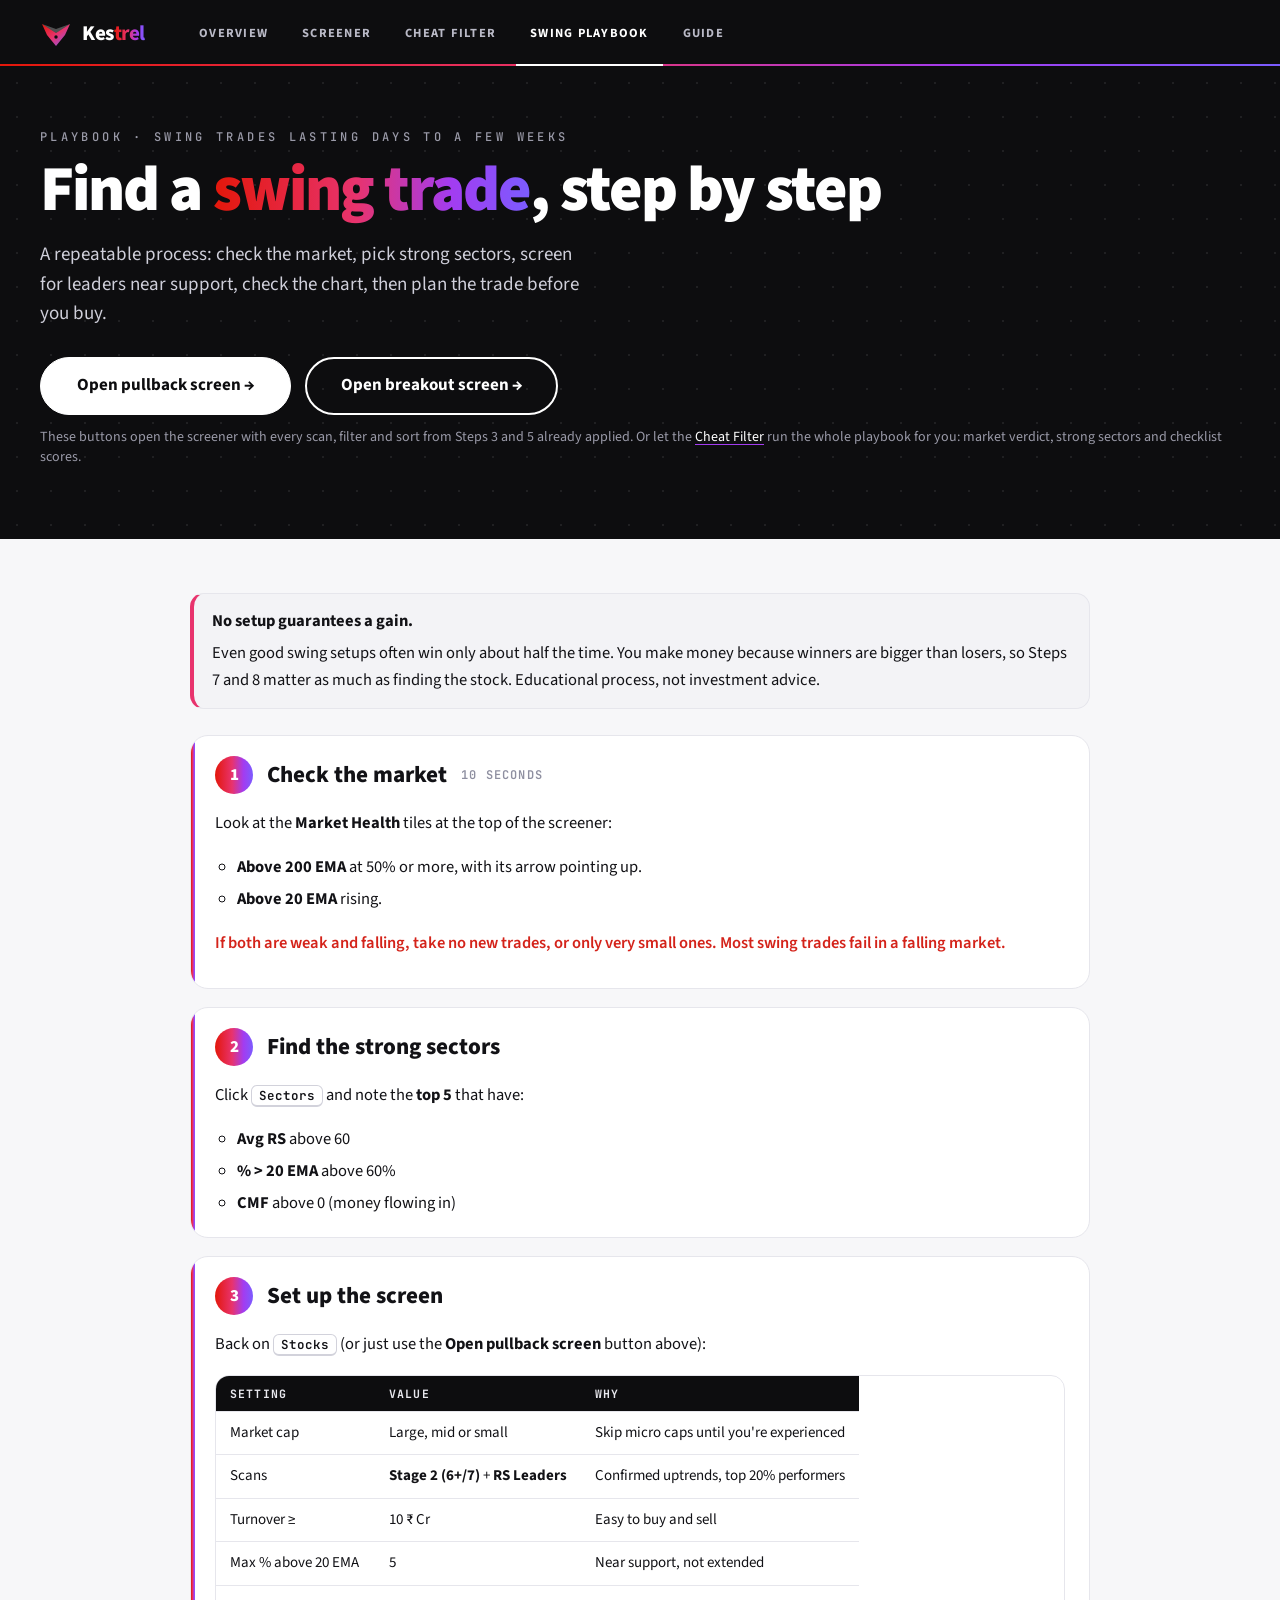
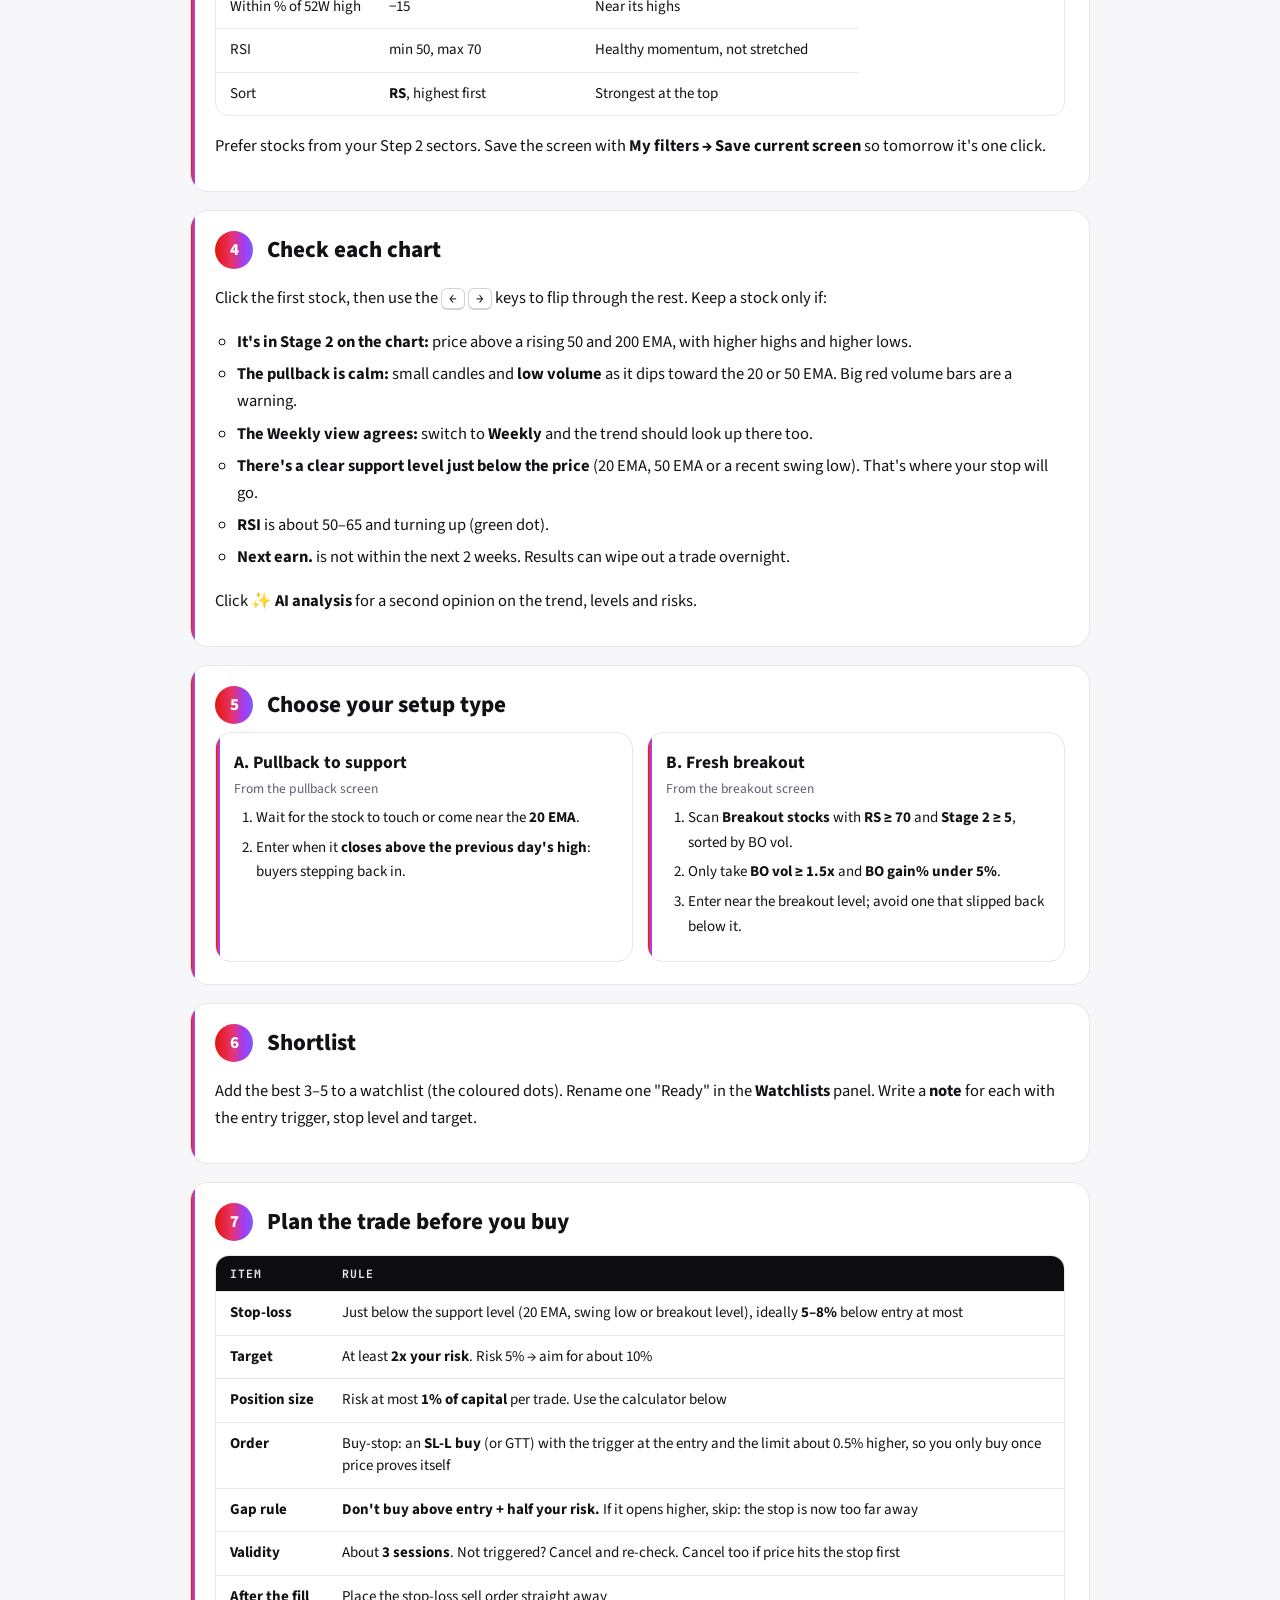
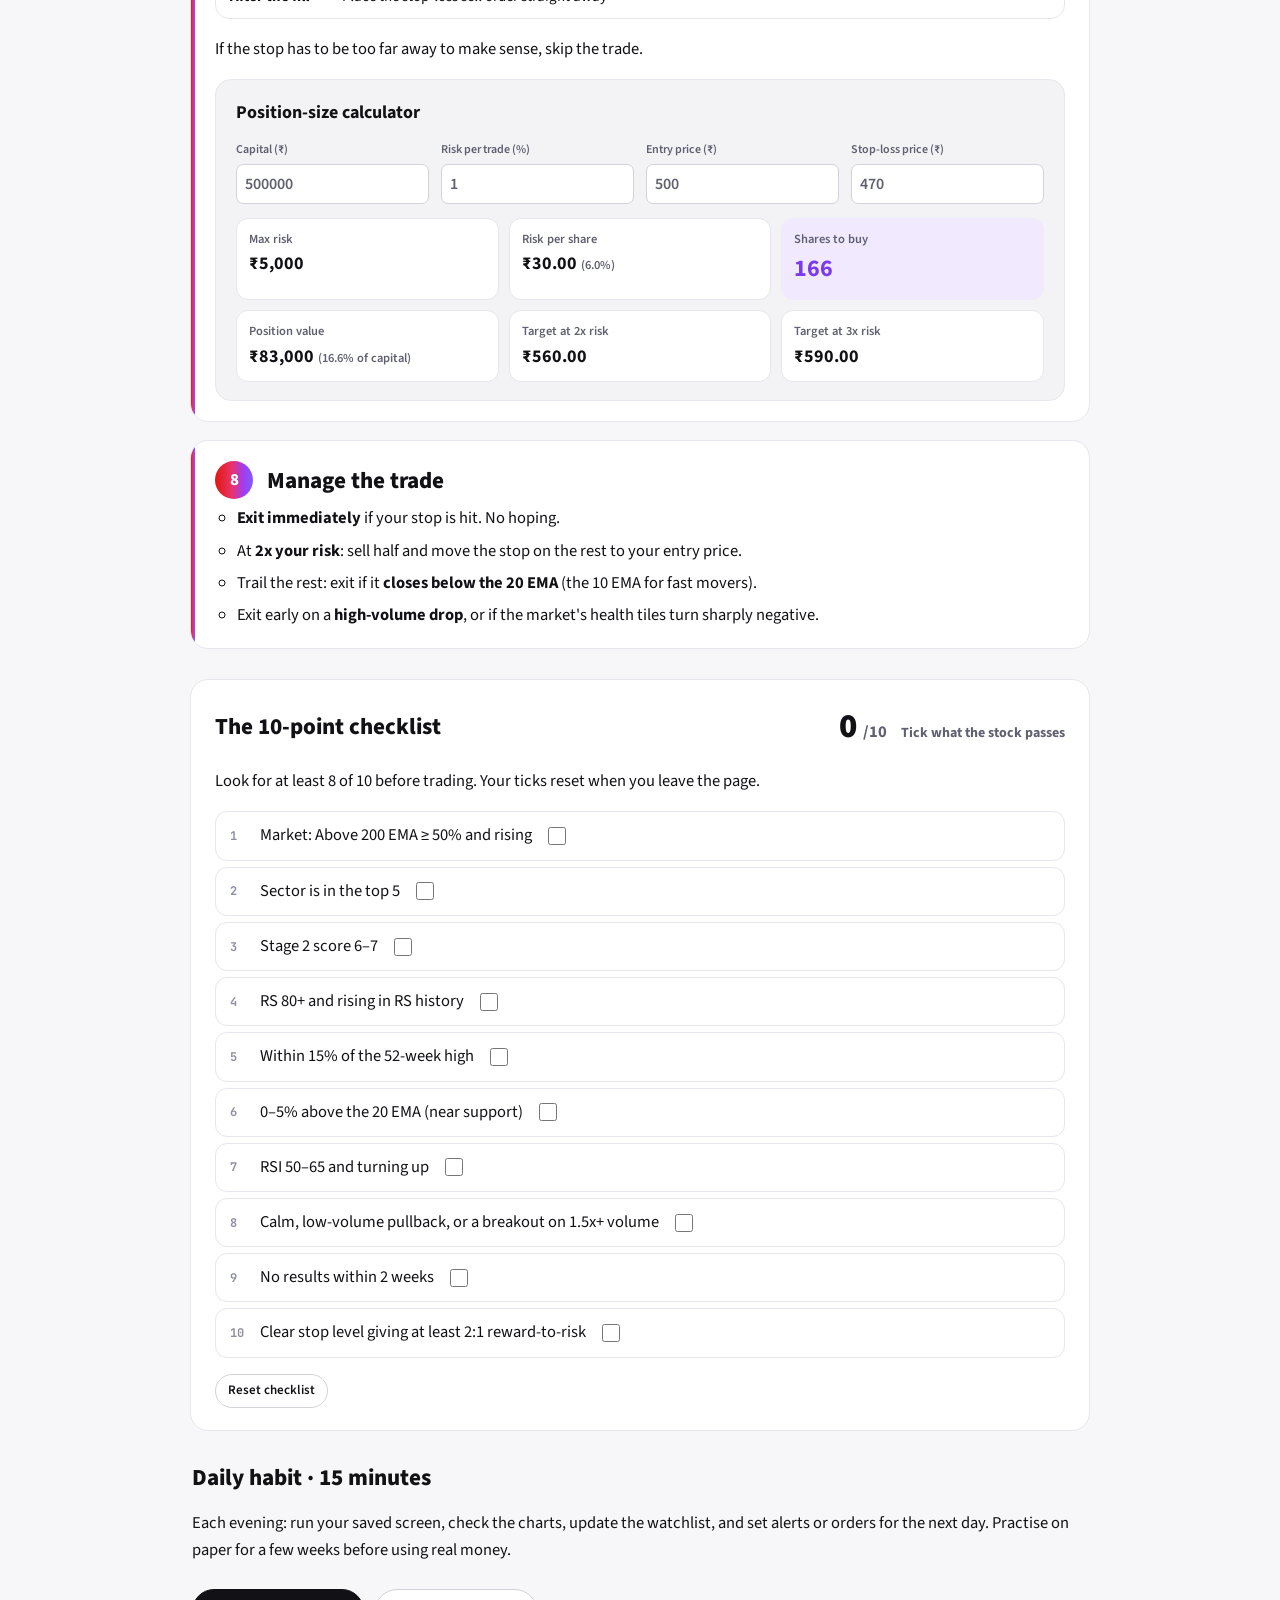
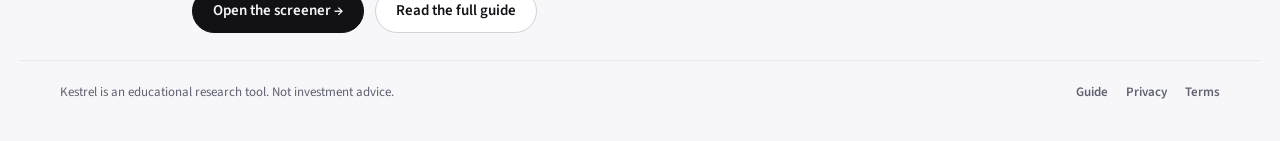
<file: kestrel/playbook.html>
<!doctype html>
<html lang="en">
<head>
  <meta charset="UTF-8" />
  <meta name="viewport" content="width=device-width, initial-scale=1.0" />
  <meta name="theme-color" content="#0d0d0f" />
  <title>Swing Trade Playbook</title>
  <meta name="description" content="A step-by-step process for finding swing-trade candidates with the Kestrel screener, with one-click screens, a 10-point checklist and a position-size calculator." />
  <link rel="icon" type="image/svg+xml" href="assets/logo.svg" />
  <link rel="preconnect" href="https://fonts.googleapis.com" />
  <link href="https://fonts.googleapis.com/css2?family=Source+Sans+3:wght@400;600;700;800;900&family=JetBrains+Mono:wght@500;700&display=swap" rel="stylesheet" />
  <script>try{document.documentElement.dataset.theme=localStorage.getItem("kestrel-theme")||"light"}catch(e){}</script>
  <link rel="stylesheet" href="assets/styles.css" />
</head>
<body>
  <a class="skip-link" href="#main-content">Skip to main content</a>
  <header class="site-nav">
    <a class="brand" href="index.html?stay=1"><img src="assets/logo.svg" alt="" /><span>Kes<b>trel</b></span></a>
    <nav aria-label="Primary">
      <a href="index.html?stay=1"><span class="long">Overview</span><span class="short">Home</span></a>
      <a href="screener.html">Screener</a>
      <a href="cheat.html"><span class="long">Cheat Filter</span><span class="short">Cheat</span></a>
      <a class="on" href="playbook.html"><span class="long">Swing playbook</span><span class="short">Playbook</span></a>
      <a href="guide.html">Guide</a>
    </nav>
  </header>

  <section class="page-hero">
    <div class="inner wide">
      <div class="kicker" style="color:#9a9aa8">Playbook · Swing trades lasting days to a few weeks</div>
      <h1>Find a <span class="grad-text">swing trade</span>, step by step</h1>
      <p class="hero-sub">A repeatable process: check the market, pick strong sectors, screen for leaders near support, check the chart, then plan the trade before you buy.</p>
      <div class="pb-cta">
        <a class="btn pill-light" id="openPullback" href="screener.html">Open pullback screen →</a>
        <a class="btn pill-outline" id="openBreakout" href="screener.html">Open breakout screen →</a>
      </div>
      <p class="pb-note">These buttons open the screener with every scan, filter and sort from Steps 3 and 5 already applied. Or let the <a class="on-dark" href="cheat.html">Cheat Filter</a> run the whole playbook for you: market verdict, strong sectors and checklist scores.</p>
    </div>
  </section>

  <main id="main-content" class="pb">
    <div class="callout"><b>No setup guarantees a gain.</b> Even good swing setups often win only about half the time. You make money because winners are bigger than losers, so Steps 7 and 8 matter as much as finding the stock. Educational process, not investment advice.</div>

    <ol class="pb-steps">
      <li id="s1">
        <h2><span class="num">1</span>Check the market <small>10 seconds</small></h2>
        <p>Look at the <b>Market Health</b> tiles at the top of the screener:</p>
        <ul>
          <li><b>Above 200 EMA</b> at 50% or more, with its arrow pointing up.</li>
          <li><b>Above 20 EMA</b> rising.</li>
        </ul>
        <p class="warn">If both are weak and falling, take no new trades, or only very small ones. Most swing trades fail in a falling market.</p>
      </li>

      <li id="s2">
        <h2><span class="num">2</span>Find the strong sectors</h2>
        <p>Click <span class="k">Sectors</span> and note the <b>top 5</b> that have:</p>
        <ul>
          <li><b>Avg RS</b> above 60</li>
          <li><b>% &gt; 20 EMA</b> above 60%</li>
          <li><b>CMF</b> above 0 (money flowing in)</li>
        </ul>
      </li>

      <li id="s3">
        <h2><span class="num">3</span>Set up the screen</h2>
        <p>Back on <span class="k">Stocks</span> (or just use the <b>Open pullback screen</b> button above):</p>
        <table class="gt">
          <thead><tr><th>Setting</th><th>Value</th><th>Why</th></tr></thead>
          <tbody>
            <tr><td>Market cap</td><td>Large, mid or small</td><td>Skip micro caps until you're experienced</td></tr>
            <tr><td>Scans</td><td><b>Stage 2 (6+/7)</b> + <b>RS Leaders</b></td><td>Confirmed uptrends, top 20% performers</td></tr>
            <tr><td>Turnover ≥</td><td>10 ₹ Cr</td><td>Easy to buy and sell</td></tr>
            <tr><td>Max % above 20 EMA</td><td>5</td><td>Near support, not extended</td></tr>
            <tr><td>Within % of 52W high</td><td>−15</td><td>Near its highs</td></tr>
            <tr><td>RSI</td><td>min 50, max 70</td><td>Healthy momentum, not stretched</td></tr>
            <tr><td>Sort</td><td><b>RS</b>, highest first</td><td>Strongest at the top</td></tr>
          </tbody>
        </table>
        <p>Prefer stocks from your Step 2 sectors. Save the screen with <b>My filters → Save current screen</b> so tomorrow it's one click.</p>
      </li>

      <li id="s4">
        <h2><span class="num">4</span>Check each chart</h2>
        <p>Click the first stock, then use the <span class="k">←</span> <span class="k">→</span> keys to flip through the rest. Keep a stock only if:</p>
        <ul>
          <li><b>It's in Stage 2 on the chart:</b> price above a rising 50 and 200 EMA, with higher highs and higher lows.</li>
          <li><b>The pullback is calm:</b> small candles and <b>low volume</b> as it dips toward the 20 or 50 EMA. Big red volume bars are a warning.</li>
          <li><b>The Weekly view agrees:</b> switch to <b>Weekly</b> and the trend should look up there too.</li>
          <li><b>There's a clear support level just below the price</b> (20 EMA, 50 EMA or a recent swing low). That's where your stop will go.</li>
          <li><b>RSI</b> is about 50–65 and turning up (green dot).</li>
          <li><b>Next earn.</b> is not within the next 2 weeks. Results can wipe out a trade overnight.</li>
        </ul>
        <p>Click <b>✨ AI analysis</b> for a second opinion on the trend, levels and risks.</p>
      </li>

      <li id="s5">
        <h2><span class="num">5</span>Choose your setup type</h2>
        <div class="pb-two">
          <div class="rc"><b>A. Pullback to support</b><span class="when">From the pullback screen</span>
            <ol><li>Wait for the stock to touch or come near the <b>20 EMA</b>.</li><li>Enter when it <b>closes above the previous day's high</b>: buyers stepping back in.</li></ol></div>
          <div class="rc"><b>B. Fresh breakout</b><span class="when">From the breakout screen</span>
            <ol><li>Scan <b>Breakout stocks</b> with <b>RS ≥ 70</b> and <b>Stage 2 ≥ 5</b>, sorted by BO vol.</li><li>Only take <b>BO vol ≥ 1.5x</b> and <b>BO gain% under 5%</b>.</li><li>Enter near the breakout level; avoid one that slipped back below it.</li></ol></div>
        </div>
      </li>

      <li id="s6">
        <h2><span class="num">6</span>Shortlist</h2>
        <p>Add the best 3–5 to a watchlist (the coloured dots). Rename one "Ready" in the <b>Watchlists</b> panel. Write a <b>note</b> for each with the entry trigger, stop level and target.</p>
      </li>

      <li id="s7">
        <h2><span class="num">7</span>Plan the trade before you buy</h2>
        <table class="gt">
          <thead><tr><th>Item</th><th>Rule</th></tr></thead>
          <tbody>
            <tr><td><b>Stop-loss</b></td><td>Just below the support level (20 EMA, swing low or breakout level), ideally <b>5–8%</b> below entry at most</td></tr>
            <tr><td><b>Target</b></td><td>At least <b>2x your risk</b>. Risk 5% → aim for about 10%</td></tr>
            <tr><td><b>Position size</b></td><td>Risk at most <b>1% of capital</b> per trade. Use the calculator below</td></tr>
            <tr><td><b>Order</b></td><td>Buy-stop: an <b>SL-L buy</b> (or GTT) with the trigger at the entry and the limit about 0.5% higher, so you only buy once price proves itself</td></tr>
            <tr><td><b>Gap rule</b></td><td><b>Don't buy above entry + half your risk.</b> If it opens higher, skip: the stop is now too far away</td></tr>
            <tr><td><b>Validity</b></td><td>About <b>3 sessions</b>. Not triggered? Cancel and re-check. Cancel too if price hits the stop first</td></tr>
            <tr><td><b>After the fill</b></td><td>Place the stop-loss sell order straight away</td></tr>
          </tbody>
        </table>
        <p>If the stop has to be too far away to make sense, skip the trade.</p>

        <form class="calc" id="calc" onsubmit="return false" aria-labelledby="calcTitle">
          <h3 id="calcTitle">Position-size calculator</h3>
          <div class="calc-grid">
            <label class="field">Capital (₹)<input type="number" id="cCap" min="0" step="any" value="500000" /></label>
            <label class="field">Risk per trade (%)<input type="number" id="cRisk" min="0.1" max="5" step="0.1" value="1" /></label>
            <label class="field">Entry price (₹)<input type="number" id="cEntry" min="0" step="any" value="500" /></label>
            <label class="field">Stop-loss price (₹)<input type="number" id="cStop" min="0" step="any" value="470" /></label>
          </div>
          <div class="calc-out" id="calcOut" aria-live="polite"></div>
        </form>
      </li>

      <li id="s8">
        <h2><span class="num">8</span>Manage the trade</h2>
        <ul>
          <li><b>Exit immediately</b> if your stop is hit. No hoping.</li>
          <li>At <b>2x your risk</b>: sell half and move the stop on the rest to your entry price.</li>
          <li>Trail the rest: exit if it <b>closes below the 20 EMA</b> (the 10 EMA for fast movers).</li>
          <li>Exit early on a <b>high-volume drop</b>, or if the market's health tiles turn sharply negative.</li>
        </ul>
      </li>
    </ol>

    <section class="ck-card" id="checklist" aria-labelledby="ckTitle">
      <div class="check-head"><h2 id="ckTitle">The 10-point checklist</h2><div class="score"><b id="ckScore">0</b>/10<span id="ckVerdict">Tick what the stock passes</span></div></div>
      <p class="caption">Look for at least 8 of 10 before trading. Your ticks reset when you leave the page.</p>
      <ol class="ck" id="ck">
        <li><label><input type="checkbox" />Market: Above 200 EMA ≥ 50% and rising</label></li>
        <li><label><input type="checkbox" />Sector is in the top 5</label></li>
        <li><label><input type="checkbox" />Stage 2 score 6–7</label></li>
        <li><label><input type="checkbox" />RS 80+ and rising in RS history</label></li>
        <li><label><input type="checkbox" />Within 15% of the 52-week high</label></li>
        <li><label><input type="checkbox" />0–5% above the 20 EMA (near support)</label></li>
        <li><label><input type="checkbox" />RSI 50–65 and turning up</label></li>
        <li><label><input type="checkbox" />Calm, low-volume pullback, or a breakout on 1.5x+ volume</label></li>
        <li><label><input type="checkbox" />No results within 2 weeks</label></li>
        <li><label><input type="checkbox" />Clear stop level giving at least 2:1 reward-to-risk</label></li>
      </ol>
      <button class="btn" type="button" id="ckReset">Reset checklist</button>
    </section>

    <section class="habit">
      <h2>Daily habit · 15 minutes</h2>
      <p>Each evening: run your saved screen, check the charts, update the watchlist, and set alerts or orders for the next day. Practise on paper for a few weeks before using real money.</p>
      <p><a class="btn primary lg" href="screener.html">Open the screener →</a> <a class="btn lg" href="guide.html">Read the full guide</a></p>
    </section>
  </main>

  <footer class="site-foot guide-foot">
    <span>Kestrel is an educational research tool. Not investment advice.</span>
    <nav><a href="guide.html">Guide</a><a href="privacy.html">Privacy</a><a href="terms.html">Terms</a></nav>
  </footer>

  <script>
  (function () {
    const $ = (s) => document.querySelector(s);
    // One-click screens: the same hash format the screener writes for "Share active filters".
    const screen = (cfg) => "screener.html#" + encodeURIComponent(JSON.stringify(Object.assign({ m: "IN", t: "daily", v: "stocks", c: ["LC", "MC", "SC"], s: "" }, cfg)));
    $("#openPullback").href = screen({ p: ["stage2", "leaders"], f: { turnMin: "10", from20Max: "5", from52Min: "-15", rsiMin: "50", rsiMax: "70" }, o: { key: "rs", dir: -1 } });
    $("#openBreakout").href = screen({ p: ["bo"], f: { turnMin: "10", rsMin: "70", stageMin: "5" }, o: { key: "boVol", dir: -1 } });

    // Position-size calculator
    const inr = (n, d = 0) => "₹" + n.toLocaleString("en-IN", { maximumFractionDigits: d, minimumFractionDigits: d });
    function calc() {
      const cap = +$("#cCap").value, riskPct = +$("#cRisk").value, entry = +$("#cEntry").value, stop = +$("#cStop").value;
      const out = $("#calcOut");
      if (!(cap > 0 && riskPct > 0 && entry > 0 && stop > 0)) { out.innerHTML = '<p class="caption">Fill in all four values.</p>'; return; }
      if (stop >= entry) { out.innerHTML = '<p class="warn">The stop-loss must be below the entry price for a long trade.</p>'; return; }
      const riskAmt = cap * riskPct / 100, perShare = entry - stop, stopPct = perShare / entry * 100;
      const shares = Math.floor(riskAmt / perShare), value = shares * entry;
      const capped = value > cap;
      const sh = capped ? Math.floor(cap / entry) : shares;
      const notes = [];
      if (stopPct > 8) notes.push(`Your stop is ${stopPct.toFixed(1)}% away, wider than the 5–8% guideline. Consider a tighter setup or skipping it.`);
      if (capped) notes.push("The risk-based size needs more money than your capital, so it's capped at what you can afford.");
      out.innerHTML = `<div class="calc-res">
          <div><span>Max risk</span><b>${inr(riskAmt)}</b></div>
          <div><span>Risk per share</span><b>${inr(perShare, 2)} <small>(${stopPct.toFixed(1)}%)</small></b></div>
          <div class="big"><span>Shares to buy</span><b>${sh.toLocaleString("en-IN")}</b></div>
          <div><span>Position value</span><b>${inr(sh * entry)} <small>(${(sh * entry / cap * 100).toFixed(1)}% of capital)</small></b></div>
          <div><span>Target at 2x risk</span><b>${inr(entry + 2 * perShare, 2)}</b></div>
          <div><span>Target at 3x risk</span><b>${inr(entry + 3 * perShare, 2)}</b></div>
        </div>${notes.map((n) => `<p class="warn">${n}</p>`).join("")}`;
    }
    ["#cCap", "#cRisk", "#cEntry", "#cStop"].forEach((id) => $(id).addEventListener("input", calc));
    calc();

    // Checklist score
    const boxes = [...document.querySelectorAll("#ck input")];
    function score() {
      const n = boxes.filter((b) => b.checked).length;
      $("#ckScore").textContent = n;
      $("#ckVerdict").textContent = n === 0 ? "Tick what the stock passes" : n >= 8 ? "Meets the bar: plan the trade" : n >= 6 ? "Close: wait for more confirmation" : "Weak: probably skip";
      $("#ckVerdict").className = n >= 8 ? "pos" : n >= 6 ? "amber" : n ? "neg" : "";
    }
    boxes.forEach((b) => b.addEventListener("change", score));
    $("#ckReset").addEventListener("click", () => { boxes.forEach((b) => (b.checked = false)); score(); });
  })();
  </script>
</body>
</html>
</file>
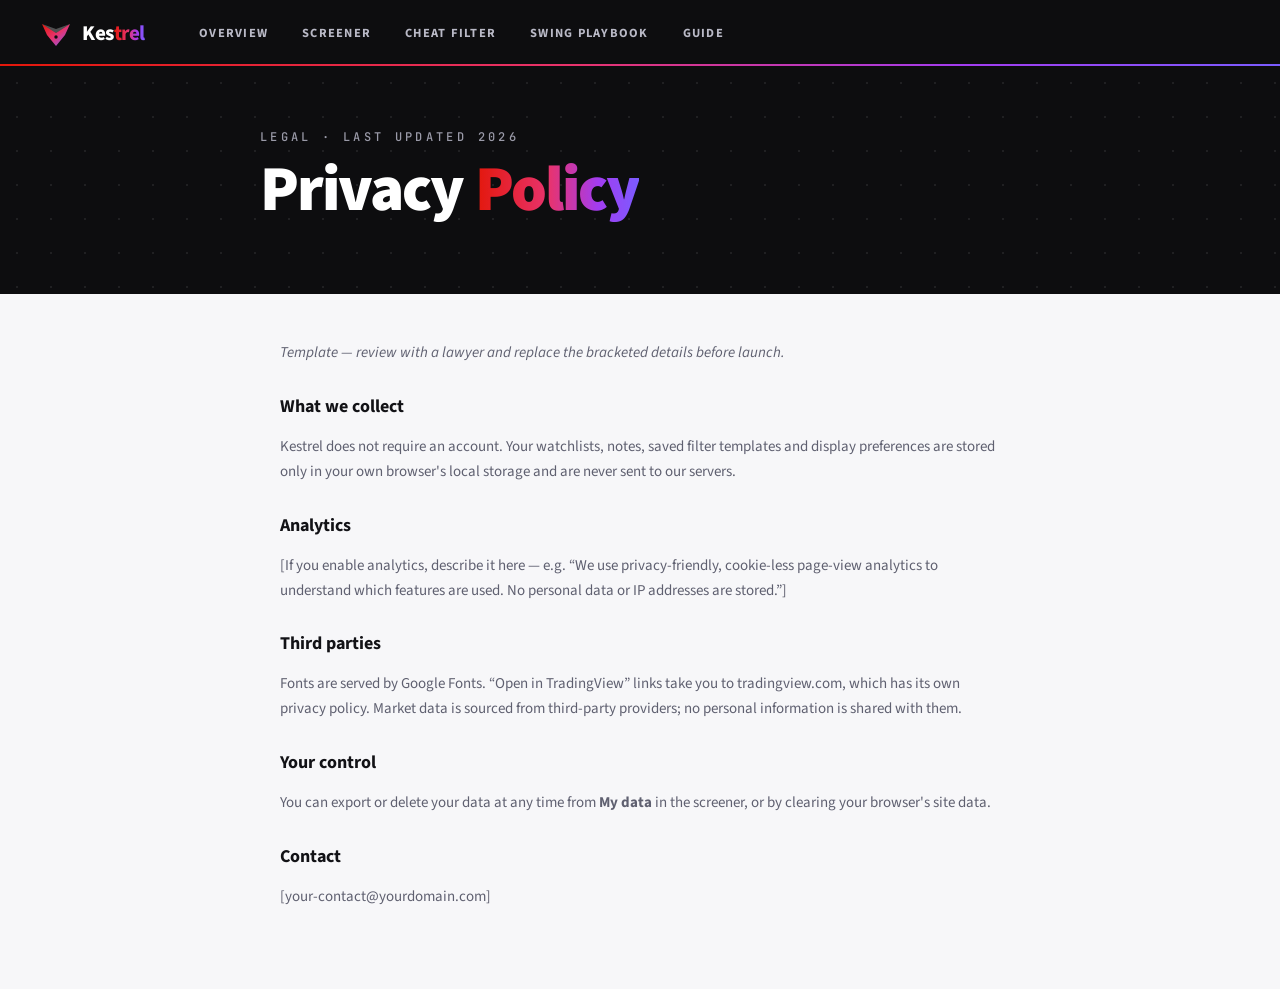
<file: kestrel/privacy.html>
<!doctype html>
<html lang="en">
<head>
  <meta charset="UTF-8" />
  <meta name="viewport" content="width=device-width, initial-scale=1.0" />
  <title>Privacy Policy · Kestrel</title>
  <link rel="icon" type="image/svg+xml" href="assets/logo.svg" />
  <link href="https://fonts.googleapis.com/css2?family=Source+Sans+3:wght@400;600;700;800;900&family=JetBrains+Mono:wght@500;700&display=swap" rel="stylesheet" />
  <script>try{document.documentElement.dataset.theme=localStorage.getItem("kestrel-theme")||"light"}catch(e){}</script>
  <link rel="stylesheet" href="assets/styles.css" />
</head>
<body>
  <header class="site-nav"><a class="brand" href="index.html?stay=1"><img src="assets/logo.svg" alt="" /><span>Kes<b>trel</b></span></a><nav aria-label="Primary">
      <a href="index.html?stay=1"><span class="long">Overview</span><span class="short">Home</span></a>
      <a href="screener.html">Screener</a>
      <a href="cheat.html"><span class="long">Cheat Filter</span><span class="short">Cheat</span></a>
      <a href="playbook.html"><span class="long">Swing playbook</span><span class="short">Playbook</span></a>
      <a href="guide.html">Guide</a>
    </nav></header>
  <section class="page-hero"><div class="inner"><div class="kicker" style="color:#9a9aa8">Legal · Last updated <span class="upd">2026</span></div><h1>Privacy <span class="grad-text">Policy</span></h1></div></section>
  <main class="doc">
    <p><em>Template — review with a lawyer and replace the bracketed details before launch.</em></p>
    <h2>What we collect</h2>
    <p>Kestrel does not require an account. Your watchlists, notes, saved filter templates and display preferences are stored only in your own browser's local storage and are never sent to our servers.</p>
    <h2>Analytics</h2>
    <p>[If you enable analytics, describe it here — e.g. “We use privacy-friendly, cookie-less page-view analytics to understand which features are used. No personal data or IP addresses are stored.”]</p>
    <h2>Third parties</h2>
    <p>Fonts are served by Google Fonts. “Open in TradingView” links take you to tradingview.com, which has its own privacy policy. Market data is sourced from third-party providers; no personal information is shared with them.</p>
    <h2>Your control</h2>
    <p>You can export or delete your data at any time from <strong>My data</strong> in the screener, or by clearing your browser's site data.</p>
    <h2>Contact</h2>
    <p>[your-contact@yourdomain.com]</p>
  </main>
</body>
</html>
</file>
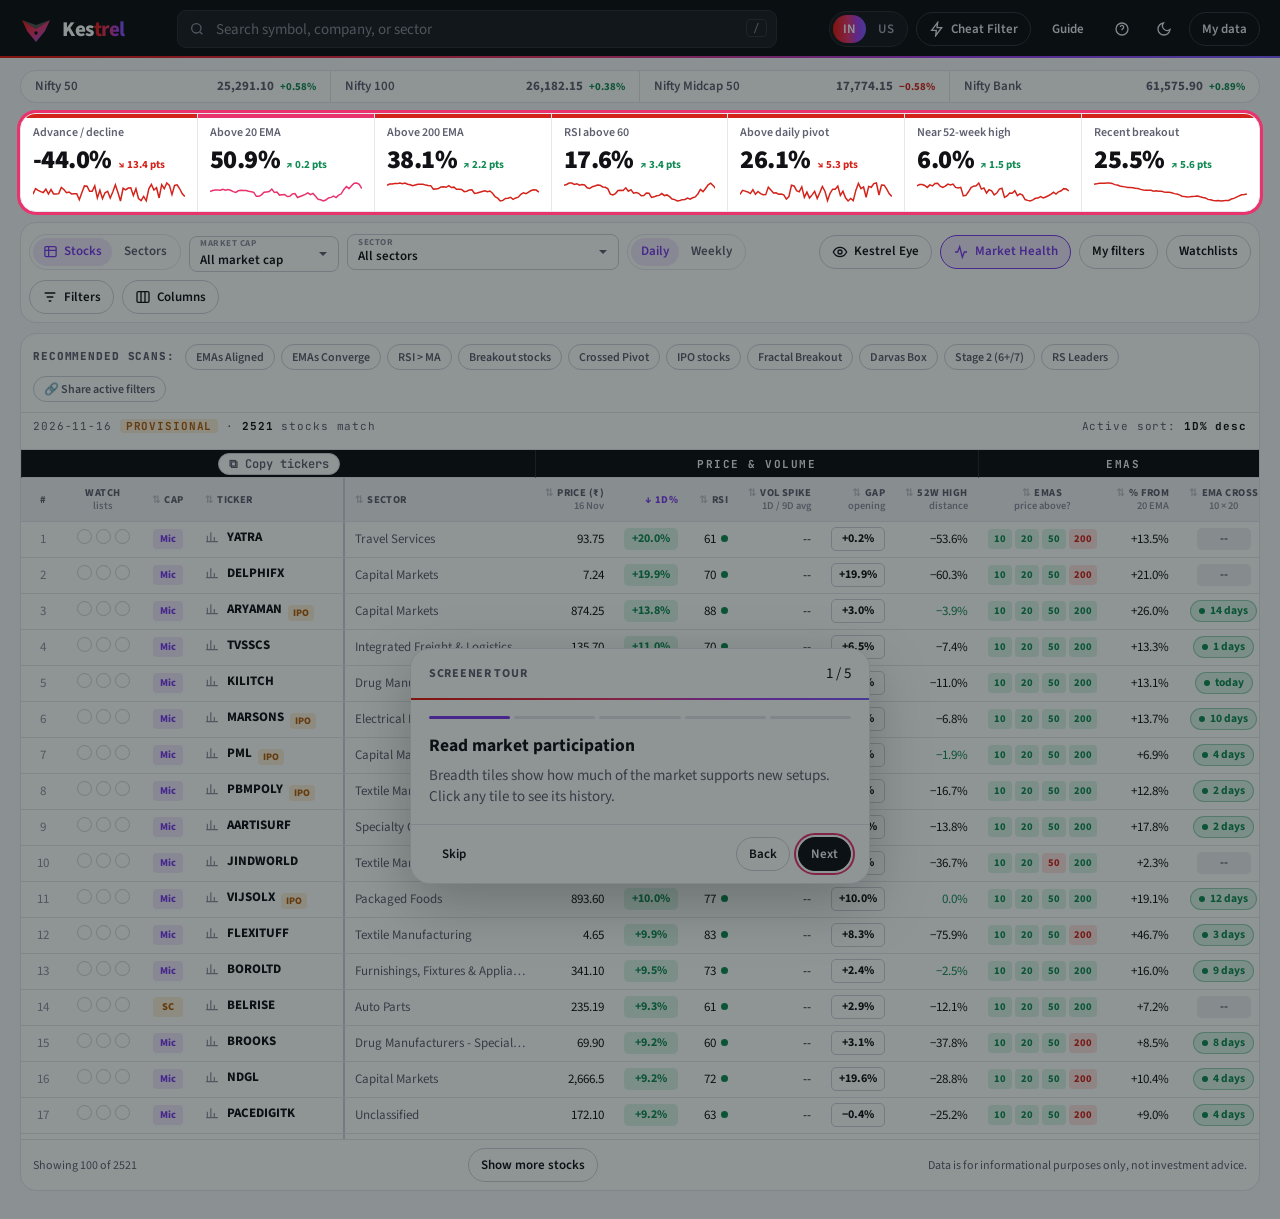
<file: kestrel/screener.html>
<!doctype html>
<html lang="en">
<head>
  <meta charset="UTF-8" />
  <meta name="viewport" content="width=device-width, initial-scale=1.0" />
  <meta name="theme-color" content="#0b4f5c" />
  <meta name="description" content="Kestrel screener — technical scans, market breadth, sector rotation and relative-strength ranking for Indian and US equities." />
  <title>Screener · Kestrel</title>
  <link rel="icon" type="image/svg+xml" href="assets/logo.svg" />
  <link rel="preconnect" href="https://fonts.googleapis.com" />
  <link href="https://fonts.googleapis.com/css2?family=Source+Sans+3:wght@400;600;700;800;900&family=JetBrains+Mono:wght@500;700&display=swap" rel="stylesheet" />
  <script>try{document.documentElement.dataset.theme=localStorage.getItem("kestrel-theme")||"light"}catch(e){document.documentElement.dataset.theme="light"}</script>
  <link rel="stylesheet" href="assets/styles.css" />
</head>
<body>
  <a class="skip-link" href="#main-content">Skip to main content</a>

  <header class="topbar">
    <a class="brand" href="index.html?stay=1" aria-label="Kestrel home"><img src="assets/logo.svg" alt="" /><span class="word">Kes<b>trel</b></span></a>
    <div class="search" role="search">
      <svg viewBox="0 0 24 24" fill="none" stroke="currentColor" stroke-width="2"><circle cx="11" cy="11" r="7"/><path d="m20 20-3.5-3.5"/></svg>
      <input id="search" type="search" placeholder="Search symbol, company, or sector" autocomplete="off" aria-label="Search stocks" />
      <kbd>/</kbd>
      <div class="suggest" id="suggest" hidden></div>
    </div>
    <div class="top-actions">
      <div class="seg" role="group" aria-label="Market">
        <button data-market="IN" aria-pressed="true">IN</button>
        <button data-market="US" aria-pressed="false">US</button>
      </div>
      <a class="btn active" href="cheat.html" title="Today's quick check: market verdict and swing setups with levels"><svg viewBox="0 0 24 24" fill="none" stroke="currentColor" stroke-width="2"><path d="M13 2 4 14h7l-1 8 9-12h-7z"/></svg><span class="long">Cheat Filter</span><span class="short">Cheat</span></a>
      <a class="btn ghost" href="guide.html" title="Step-by-step guide to every feature">Guide</a>
      <button class="btn icon ghost" id="tourBtn" title="Take the tour" aria-label="Take the tour"><svg viewBox="0 0 24 24" fill="none" stroke="currentColor" stroke-width="2"><circle cx="12" cy="12" r="9"/><path d="M9.5 9a2.5 2.5 0 1 1 3.5 2.3c-.6.3-1 .9-1 1.6V14M12 17h.01"/></svg></button>
      <button class="btn icon ghost" id="themeBtn" title="Toggle theme" aria-label="Toggle dark mode"><svg viewBox="0 0 24 24" fill="none" stroke="currentColor" stroke-width="2"><path d="M21 12.8A9 9 0 1 1 11.2 3a7 7 0 0 0 9.8 9.8Z"/></svg></button>
      <button class="btn" id="dataBtn" title="Back up or restore your watchlists, notes and saved filters"><span class="long">My data</span><span class="short">Data</span></button>
    </div>
  </header>

  <main id="main-content" class="wrap">
    <section class="indices" id="indices" aria-label="Benchmark indices"></section>
    <section class="breadth" id="breadth" aria-label="Market breadth"></section>

    <section class="toolbar" id="toolbar">
      <div class="seg" role="group" aria-label="View">
        <button data-view="stocks" aria-pressed="true"><svg width="15" height="15" viewBox="0 0 24 24" fill="none" stroke="currentColor" stroke-width="2"><rect x="3" y="4" width="18" height="16" rx="2"/><path d="M3 10h18M9 4v16"/></svg>Stocks</button>
        <button data-view="sectors" aria-pressed="false">Sectors</button>
      </div>
      <div class="ms" id="capMs">
        <button type="button" class="sel ms-btn" id="capBtn" aria-haspopup="true" aria-expanded="false" aria-controls="capMenu"><span class="lbl">Market cap</span><span id="capSummary">All market cap</span></button>
        <div class="ms-menu" id="capMenu" role="group" aria-label="Market cap" hidden>
          <label class="check"><input type="checkbox" data-cap="LC" /> Large cap <small>Nifty 100</small></label>
          <label class="check"><input type="checkbox" data-cap="MC" /> Mid cap <small>Midcap 150</small></label>
          <label class="check"><input type="checkbox" data-cap="SC" /> Small cap <small>Smallcap 250</small></label>
          <label class="check"><input type="checkbox" data-cap="MI" /> Micro cap <small>all others</small></label>
          <div class="ms-actions"><button type="button" class="chip" data-cap-all>Select all</button><button type="button" class="chip" data-cap-done>Done</button></div>
        </div>
      </div>
      <div class="sel"><label for="secSel">Sector</label><select id="secSel"><option value="">All sectors</option></select></div>
      <div class="seg" role="group" aria-label="Timeframe">
        <button data-tf="daily" aria-pressed="true">Daily</button>
        <button data-tf="weekly" aria-pressed="false">Weekly</button>
      </div>
      <span class="spacer"></span>
      <button class="btn" id="eyeBtn"><svg viewBox="0 0 24 24" fill="none" stroke="currentColor" stroke-width="2"><path d="M2 12s3.5-7 10-7 10 7 10 7-3.5 7-10 7S2 12 2 12Z"/><circle cx="12" cy="12" r="3"/></svg>Kestrel Eye</button>
      <button class="btn active" id="healthBtn" aria-expanded="true"><svg viewBox="0 0 24 24" fill="none" stroke="currentColor" stroke-width="2"><path d="M3 12h4l3-8 4 16 3-8h4"/></svg>Market Health</button>
      <button class="btn" data-panel="saved">My filters</button>
      <button class="btn" data-panel="lists">Watchlists</button>
      <button class="btn" data-panel="filters"><svg viewBox="0 0 24 24" fill="none" stroke="currentColor" stroke-width="2"><path d="M4 6h16M7 12h10M10 18h4"/></svg>Filters</button>
      <button class="btn" data-panel="columns"><svg viewBox="0 0 24 24" fill="none" stroke="currentColor" stroke-width="2"><rect x="3" y="4" width="18" height="16" rx="2"/><path d="M9 4v16M15 4v16"/></svg>Columns</button>
    </section>

    <section class="card" id="results">
      <div class="presets" id="presets"><span class="lbl">RECOMMENDED SCANS:</span></div>

      <div class="panel" id="panel-filters" hidden></div>
      <div class="panel" id="panel-columns" hidden></div>
      <div class="panel" id="panel-saved" hidden></div>
      <div class="panel" id="panel-lists" hidden></div>

      <div class="meta"><span id="metaLeft"></span><span id="metaRight"></span></div>
      <div class="active-filters" id="activeFilters"></div>
      <div class="table-wrap" id="tableWrap"><table class="grid" id="grid"></table></div>
      <div class="foot"><span id="showing"></span><button class="btn" id="moreBtn">Show more stocks</button><span>Data is for informational purposes only, not investment advice.</span></div>
    </section>
  </main>

  <div class="modal-back" id="modal" hidden><div class="modal" role="dialog" aria-modal="true" aria-labelledby="modalTitle" id="modalBox"></div></div>
  <div class="tip" id="tip" hidden></div>

  <script src="assets/data.js"></script>
  <script src="assets/chart.js"></script>
  <script src="assets/app.js"></script>
</body>
</html>
</file>
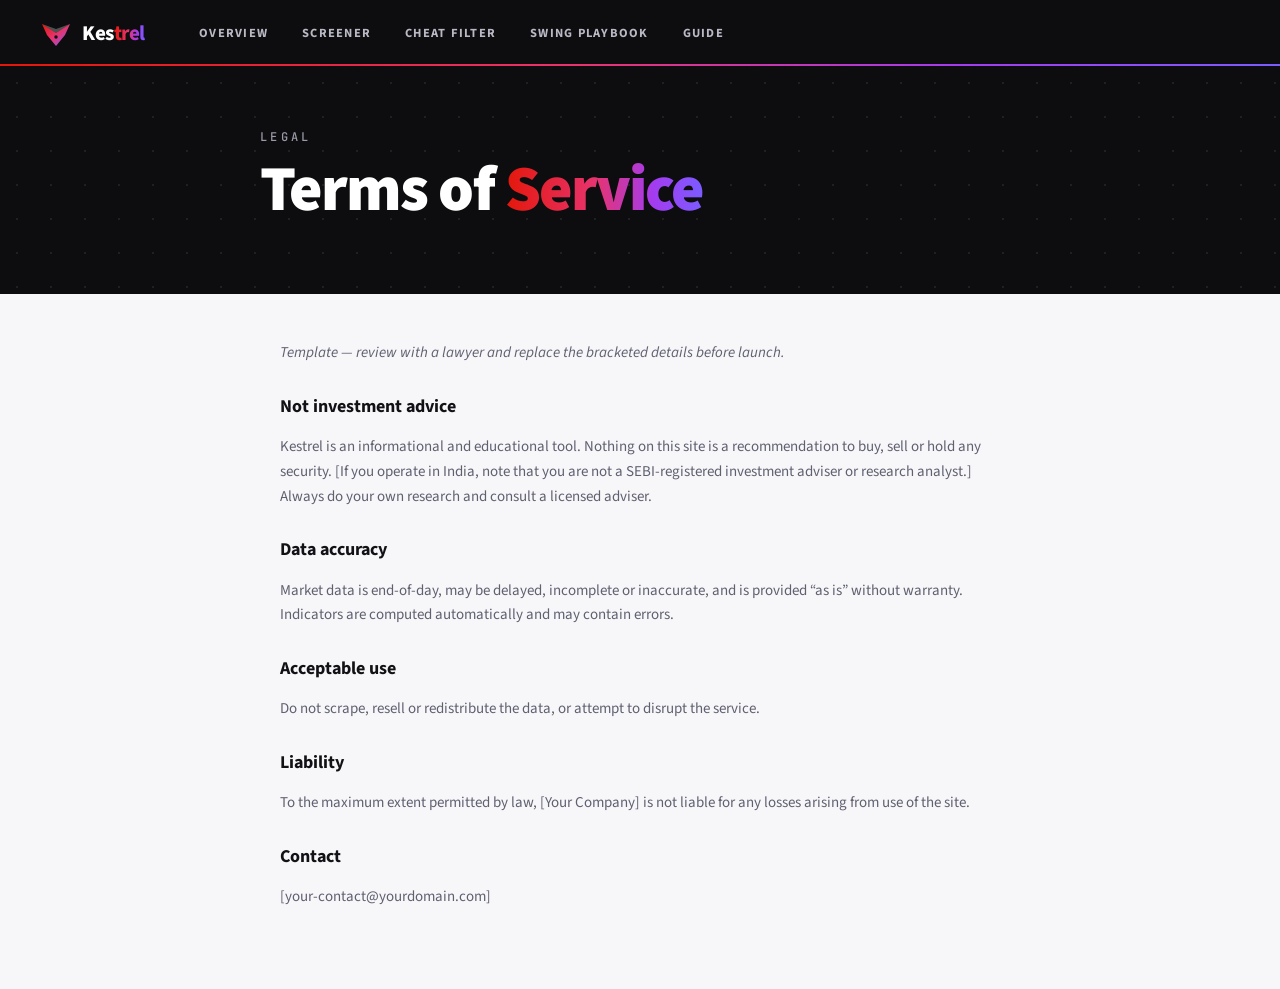
<file: kestrel/terms.html>
<!doctype html>
<html lang="en">
<head>
  <meta charset="UTF-8" />
  <meta name="viewport" content="width=device-width, initial-scale=1.0" />
  <title>Terms of Service · Kestrel</title>
  <link rel="icon" type="image/svg+xml" href="assets/logo.svg" />
  <link href="https://fonts.googleapis.com/css2?family=Source+Sans+3:wght@400;600;700;800;900&family=JetBrains+Mono:wght@500;700&display=swap" rel="stylesheet" />
  <script>try{document.documentElement.dataset.theme=localStorage.getItem("kestrel-theme")||"light"}catch(e){}</script>
  <link rel="stylesheet" href="assets/styles.css" />
</head>
<body>
  <header class="site-nav"><a class="brand" href="index.html?stay=1"><img src="assets/logo.svg" alt="" /><span>Kes<b>trel</b></span></a><nav aria-label="Primary">
      <a href="index.html?stay=1"><span class="long">Overview</span><span class="short">Home</span></a>
      <a href="screener.html">Screener</a>
      <a href="cheat.html"><span class="long">Cheat Filter</span><span class="short">Cheat</span></a>
      <a href="playbook.html"><span class="long">Swing playbook</span><span class="short">Playbook</span></a>
      <a href="guide.html">Guide</a>
    </nav></header>
  <section class="page-hero"><div class="inner"><div class="kicker" style="color:#9a9aa8">Legal</div><h1>Terms of <span class="grad-text">Service</span></h1></div></section>
  <main class="doc">
    <p><em>Template — review with a lawyer and replace the bracketed details before launch.</em></p>
    <h2>Not investment advice</h2>
    <p>Kestrel is an informational and educational tool. Nothing on this site is a recommendation to buy, sell or hold any security. [If you operate in India, note that you are not a SEBI-registered investment adviser or research analyst.] Always do your own research and consult a licensed adviser.</p>
    <h2>Data accuracy</h2>
    <p>Market data is end-of-day, may be delayed, incomplete or inaccurate, and is provided “as is” without warranty. Indicators are computed automatically and may contain errors.</p>
    <h2>Acceptable use</h2>
    <p>Do not scrape, resell or redistribute the data, or attempt to disrupt the service.</p>
    <h2>Liability</h2>
    <p>To the maximum extent permitted by law, [Your Company] is not liable for any losses arising from use of the site.</p>
    <h2>Contact</h2>
    <p>[your-contact@yourdomain.com]</p>
  </main>
</body>
</html>
</file>
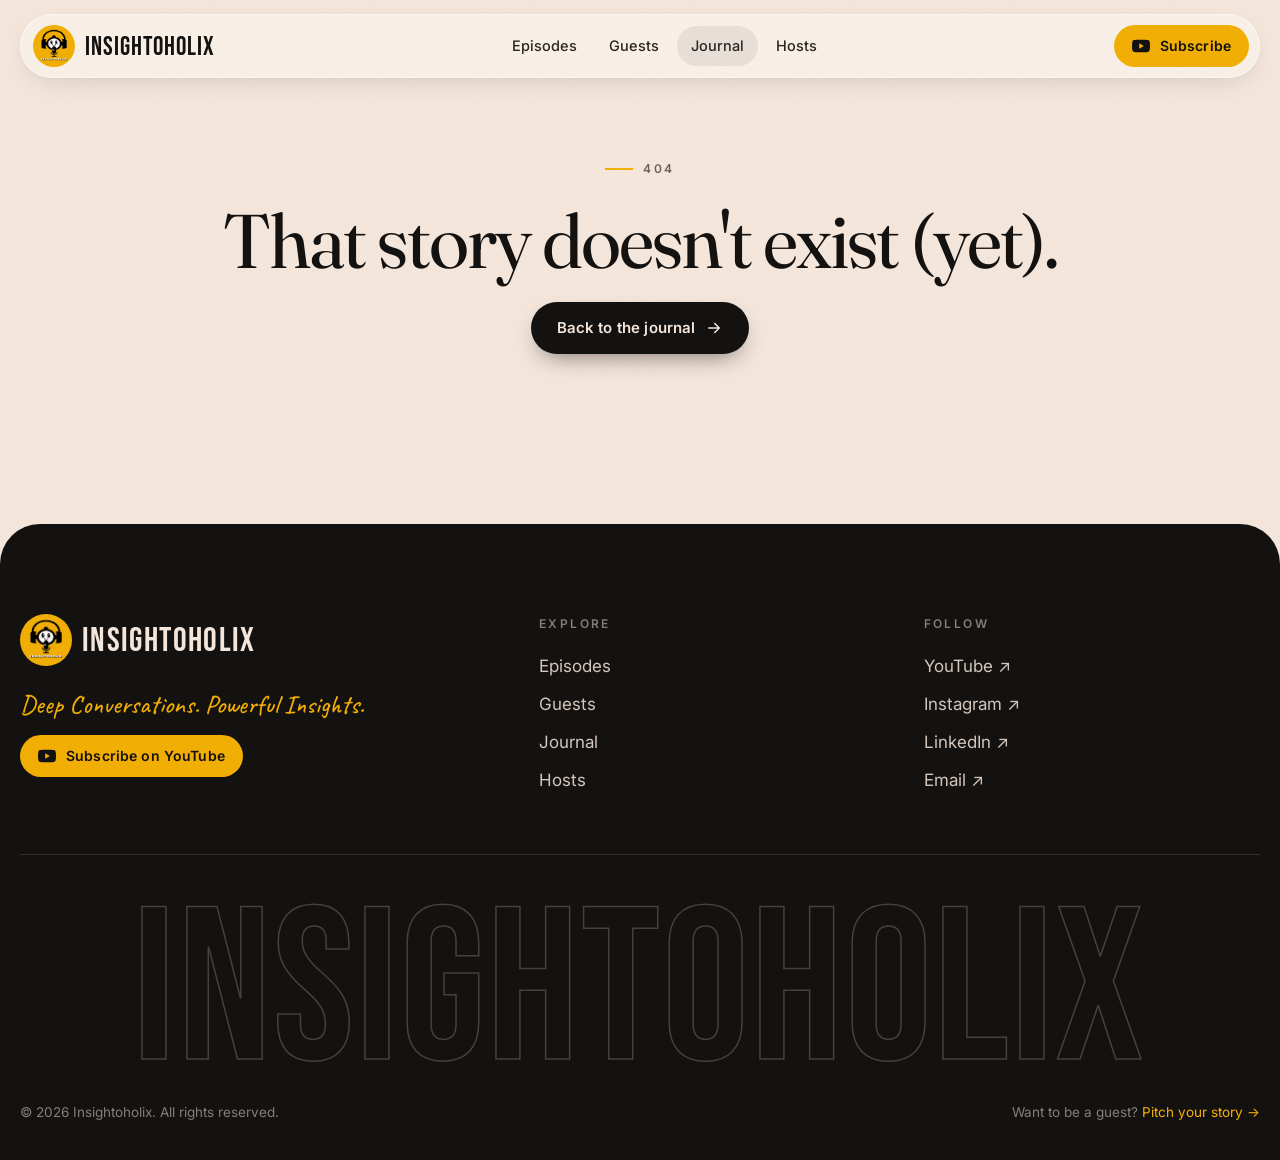
<file: site/post.html>
<!doctype html>
<html lang="en">
<head>
  <meta charset="utf-8">
  <meta name="viewport" content="width=device-width, initial-scale=1">
  <title>Journal — Insightoholix</title>
  <meta name="description" content="A story from the Insightoholix journal.">
  <meta name="theme-color" content="#f5b104">
  <link rel="icon" href="assets/img/logo.jpg">
  <link rel="preconnect" href="https://fonts.googleapis.com">
  <link rel="preconnect" href="https://fonts.gstatic.com" crossorigin>
  <link href="https://fonts.googleapis.com/css2?family=Bebas+Neue&family=Caveat:wght@500;600&family=Fraunces:ital,opsz,wght@0,9..144,400;1,9..144,400&family=Inter:wght@400;500;600;700&family=Mukta:wght@400;600;700&family=Tiro+Devanagari+Hindi&display=swap" rel="stylesheet">
  <link rel="stylesheet" href="assets/css/style.css">
</head>
<body data-page="post">
  <a class="skip-link" href="#main">Skip to content</a>
  <header class="nav" id="nav"></header>

  <main id="main"><div id="post"></div></main>

  <footer class="footer" id="footer"></footer>

  <script src="assets/js/config.js"></script>
  <script src="assets/js/posts.js"></script>
  <script src="assets/js/main.js"></script>
</body>
</html>
</file>
<file: kestrel/assets/styles.css>
/* Kestrel — shared styles. Theme lives in these tokens: change them to rebrand. */
:root {
  --grad: linear-gradient(90deg, #e3170a 0%, #e8336d 45%, #a33cf0 75%, #7b5cff 100%);
  --grad-soft: linear-gradient(90deg, rgba(227,23,10,.08), rgba(163,60,240,.08));
  --ink: #0d0d0f;            /* hero / nav background */
  --ink-2: #17171b;
  --bg: #f7f7f9;
  --surface: #ffffff;
  --surface-2: #f3f3f6;
  --border: #e6e6ec;
  --border-strong: #d2d2db;
  --text: #121216;
  --muted: #5f6070;
  --faint: #8e8fa0;
  --brand: #7c3aed;
  --brand-2: #6a2bd8;
  --brand-ink: #ffffff;
  --brand-soft: #f1eafe;
  --accent: #e8336d;
  --pos: #0f8a52;
  --pos-bg: #ddf5e8;
  --neg: #d4231a;
  --neg-bg: #fde4e1;
  --neutral-bg: #efeff3;
  --blue: #2563d9;
  --blue-bg: #e3ecfd;
  --violet: #7c3aed;
  --violet-bg: #f1eafe;
  --amber: #b45d07;
  --amber-bg: #fdefd9;
  --head-bg: #0d0d0f;
  --head-ink: #f3f3f6;
  --row-hover: #f8f5ff;
  --shadow: 0 1px 2px rgba(15, 10, 30, .05), 0 12px 32px rgba(15, 10, 30, .08);
  --radius: 16px;
  --font: "Source Sans 3", "Inter", system-ui, -apple-system, "Segoe UI", Roboto, sans-serif;
  --mono: "JetBrains Mono", ui-monospace, SFMono-Regular, Menlo, monospace;
  color-scheme: light;
}
:root[data-theme="dark"] {
  --bg: #0b0b0e;
  --surface: #141418;
  --surface-2: #1b1b21;
  --border: #26262e;
  --border-strong: #34343e;
  --text: #ededf2;
  --muted: #a3a3b2;
  --faint: #73737f;
  --brand: #a67bff;
  --brand-2: #b893ff;
  --brand-ink: #0b0b0e;
  --brand-soft: #241a3a;
  --accent: #ff5a8a;
  --pos: #3fd38c;
  --pos-bg: #12301f;
  --neg: #ff6b5e;
  --neg-bg: #3a1714;
  --neutral-bg: #212128;
  --blue: #84aefc;
  --blue-bg: #18253f;
  --violet: #c4a4ff;
  --violet-bg: #2a1f45;
  --amber: #f5be6a;
  --amber-bg: #3a2a12;
  --head-bg: #050507;
  --head-ink: #e8e8ee;
  --row-hover: #1d1828;
  --shadow: 0 1px 2px rgba(0,0,0,.4), 0 12px 32px rgba(0,0,0,.4);
  color-scheme: dark;
}
* { box-sizing: border-box; }
html, body { margin: 0; }
body { background: var(--bg); color: var(--text); font: 15px/1.45 var(--font); -webkit-font-smoothing: antialiased; }
a { color: var(--brand); }
button, input, select, textarea { font: inherit; color: inherit; }
button { cursor: pointer; }
.skip-link { position: absolute; left: -999px; top: 8px; background: var(--brand); color: var(--brand-ink); padding: 8px 12px; border-radius: 6px; z-index: 100; }
.skip-link:focus { left: 8px; }
:focus-visible { outline: 2px solid var(--accent); outline-offset: 2px; }
.sr-only { position: absolute; width: 1px; height: 1px; overflow: hidden; clip: rect(0 0 0 0); }

/* ---------- brand ---------- */
.brand { display: inline-flex; align-items: center; gap: 10px; text-decoration: none; color: var(--text); font-weight: 750; font-size: 19px; letter-spacing: -.02em; }
.brand img { width: 32px; height: 32px; }
.brand b { color: var(--brand); font-weight: 750; }

/* ---------- buttons ---------- */
.btn { display: inline-flex; align-items: center; gap: 6px; height: 34px; padding: 0 12px; border-radius: 8px; border: 1px solid var(--border-strong); background: var(--surface); font-weight: 600; font-size: 13px; white-space: nowrap; text-decoration: none; color: var(--text); }
.btn:hover { background: var(--surface-2); }
.btn.primary { background: var(--brand); border-color: var(--brand); color: var(--brand-ink); }
.btn.primary:hover { background: var(--brand-2); }
.btn.ghost { border-color: transparent; background: transparent; }
.btn.active { background: var(--brand-soft); border-color: var(--brand); color: var(--brand); }
.btn.icon { width: 34px; padding: 0; justify-content: center; }
.btn svg { width: 16px; height: 16px; flex: none; }
.btn.lg { height: 44px; padding: 0 20px; font-size: 15px; }
.seg { display: inline-flex; padding: 3px; gap: 2px; border: 1px solid var(--border); border-radius: 9px; background: var(--surface); }
.seg button { border: 0; background: transparent; height: 28px; padding: 0 10px; border-radius: 6px; font-weight: 600; font-size: 13px; color: var(--muted); display: inline-flex; align-items: center; gap: 6px; }
.seg button[aria-pressed="true"] { background: var(--brand-soft); color: var(--brand); }
.chip { display: inline-flex; align-items: center; gap: 5px; height: 26px; padding: 0 10px; border: 1px solid var(--border-strong); border-radius: 999px; background: var(--surface); font-size: 12px; font-weight: 600; color: var(--muted); }
.chip:hover { border-color: var(--brand); color: var(--brand); }
.chip[aria-pressed="true"] { background: var(--brand); border-color: var(--brand); color: var(--brand-ink); }

/* ---------- legal pages ---------- */
.doc { max-width: 760px; margin: 0 auto; padding: 32px 20px 64px; }
.doc h1 { letter-spacing: -.02em; margin-top: 40px; }
.doc h2 { font-size: 18px; margin-top: 28px; }
.doc p, .doc li { color: var(--muted); line-height: 1.65; }

/* ---------- app shell ---------- */
.topbar { position: sticky; top: 0; z-index: 30; display: flex; align-items: center; gap: 16px; padding: 10px 20px; background: var(--surface); border-bottom: 1px solid var(--border); }
.search { position: relative; flex: 1; max-width: 600px; margin: 0 auto; }
.search input { width: 100%; height: 38px; border: 1px solid var(--border-strong); border-radius: 9px; background: var(--surface-2); padding: 0 40px 0 38px; }
.search input:focus { background: var(--surface); outline: 2px solid var(--brand); outline-offset: -1px; }
.search > svg { position: absolute; left: 12px; top: 11px; width: 16px; height: 16px; color: var(--faint); }
.search kbd { position: absolute; right: 10px; top: 9px; font: 11px var(--mono); border: 1px solid var(--border-strong); border-radius: 4px; padding: 1px 6px; color: var(--faint); background: var(--surface); }
.suggest { position: absolute; left: 0; right: 0; top: 44px; background: var(--surface); border: 1px solid var(--border); border-radius: 10px; box-shadow: var(--shadow); max-height: 360px; overflow: auto; z-index: 40; }
.suggest button { display: flex; width: 100%; gap: 10px; align-items: center; padding: 8px 12px; border: 0; background: none; text-align: left; }
.suggest button:hover, .suggest button.hl { background: var(--row-hover); }
.suggest .t { font-weight: 700; min-width: 110px; }
.suggest .n { color: var(--muted); flex: 1; overflow: hidden; text-overflow: ellipsis; white-space: nowrap; }
.top-actions { display: flex; align-items: center; gap: 8px; }
.mkt { position: relative; }
.mkt .badge { position: absolute; top: -7px; right: -6px; font-size: 9px; font-weight: 800; background: var(--accent); color: #2b1a00; border-radius: 4px; padding: 0 4px; }

.wrap { padding: 12px 20px 28px; }
.indices { display: grid; grid-template-columns: repeat(4, 1fr); border: 1px solid var(--border); border-radius: var(--radius); background: var(--surface); overflow: hidden; }
.indices div { display: flex; justify-content: space-between; align-items: baseline; gap: 8px; padding: 6px 14px; border-right: 1px solid var(--border); font-size: 13px; }
.indices div:last-child { border-right: 0; }
.indices span { color: var(--muted); font-weight: 600; white-space: nowrap; overflow: hidden; text-overflow: ellipsis; }
.indices b { font-variant-numeric: tabular-nums; }
.indices small { font-weight: 700; margin-left: 6px; }

.breadth { display: grid; grid-template-columns: repeat(7, 1fr); gap: 0; margin-top: 10px; border: 1px solid var(--border); border-radius: var(--radius); background: var(--surface); overflow: hidden; }
.breadth[hidden] { display: none; }
.tile { text-align: left; border: 0; border-right: 1px solid var(--border); background: transparent; padding: 10px 12px 8px; position: relative; }
.tile:last-child { border-right: 0; }
.tile:hover { background: var(--row-hover); }
.tile::before { content: ""; position: absolute; left: 0; right: 0; top: 0; height: 3px; background: var(--c, var(--faint)); }
.tile .l { font-size: 12px; font-weight: 600; color: var(--muted); }
.tile .v { font-size: 22px; font-weight: 750; letter-spacing: -.02em; font-variant-numeric: tabular-nums; }
.tile .d { font-size: 11px; font-weight: 700; margin-left: 6px; }
.tile svg.spark { display: block; width: 100%; height: 22px; margin-top: 2px; }

.toolbar { display: flex; align-items: center; gap: 8px; flex-wrap: wrap; margin-top: 10px; padding: 8px; border: 1px solid var(--border); border-radius: var(--radius); background: var(--surface); }
.toolbar .spacer { flex: 1; }
.sel { position: relative; display: inline-flex; flex-direction: column; justify-content: center; height: 36px; min-width: 150px; padding: 0 28px 0 10px; border: 1px solid var(--border-strong); border-radius: 8px; background: var(--surface); }
.sel label { font-size: 9px; font-weight: 700; color: var(--faint); letter-spacing: .06em; text-transform: uppercase; line-height: 1; }
.sel select { appearance: none; border: 0; background: transparent; padding: 0; font-size: 13px; font-weight: 600; outline: none; }
.sel::after { content: ""; position: absolute; right: 11px; top: 15px; border: 4px solid transparent; border-top-color: var(--muted); }

.card { margin-top: 10px; border: 1px solid var(--border); border-radius: var(--radius); background: var(--surface); }
.presets { display: flex; align-items: center; gap: 6px; flex-wrap: wrap; padding: 10px 12px; border-bottom: 1px solid var(--border); }
.presets .lbl { font-size: 11px; font-weight: 800; color: var(--muted); letter-spacing: .04em; margin-right: 4px; }
.meta { display: flex; justify-content: space-between; padding: 6px 12px; font-size: 12px; color: var(--muted); gap: 12px; flex-wrap: wrap; }
.meta b { color: var(--text); }
.demo-flag { color: var(--amber); background: var(--amber-bg); font-weight: 700; border-radius: 4px; padding: 0 6px; }
.active-filters { display: flex; flex-wrap: wrap; gap: 6px; padding: 0 12px 8px; }
.active-filters .chip { background: var(--brand-soft); color: var(--brand); border-color: transparent; }

/* panels */
.panel { border-top: 1px solid var(--border); padding: 14px; background: var(--surface-2); }
.panel[hidden] { display: none; }
.panel h4 { margin: 0 0 10px; font-size: 13px; }
.grid-form { display: grid; grid-template-columns: repeat(auto-fill, minmax(190px, 1fr)); gap: 10px 14px; }
.field { display: flex; flex-direction: column; gap: 4px; font-size: 12px; color: var(--muted); font-weight: 600; }
.field .pair { display: flex; gap: 6px; }
.field input[type="number"], .field input[type="text"], .field select { width: 100%; height: 32px; padding: 0 8px; border: 1px solid var(--border-strong); border-radius: 7px; background: var(--surface); }
.check { display: flex; align-items: center; gap: 8px; font-size: 13px; color: var(--text); font-weight: 500; }
.panel-actions { display: flex; gap: 8px; margin-top: 12px; flex-wrap: wrap; }
.col-groups { display: flex; flex-wrap: wrap; gap: 8px 18px; }
.list-rows { display: flex; flex-direction: column; gap: 6px; }
.list-rows .row { display: flex; gap: 8px; align-items: center; }
.list-rows .row input { height: 32px; border: 1px solid var(--border-strong); border-radius: 7px; padding: 0 8px; background: var(--surface); }
.empty { color: var(--faint); font-size: 13px; }

/* ---------- results table ---------- */
.table-wrap { overflow: auto; max-height: calc(100vh - 210px); border-top: 1px solid var(--border); }
table.grid { border-collapse: separate; border-spacing: 0; width: max-content; min-width: 100%; font-size: 13px; font-variant-numeric: tabular-nums; }
.grid th, .grid td { padding: 0 10px; height: 36px; border-bottom: 1px solid var(--border); white-space: nowrap; text-align: right; }
.grid thead th { position: sticky; z-index: 3; background: var(--surface-2); color: var(--muted); font-size: 10.5px; font-weight: 750; letter-spacing: .04em; text-transform: uppercase; line-height: 1.25; height: auto; padding: 8px 10px; }
.grid thead tr.groups th { top: 0; background: var(--head-bg); color: var(--head-ink); text-align: center; height: 28px; padding: 0 10px; border-left: 1px solid rgba(255,255,255,.12); }
.grid thead tr.cols th { top: 28px; }
.grid thead th.sortable { cursor: pointer; user-select: none; }
.grid thead th.sortable:hover { color: var(--brand); }
.grid thead th .arrow { opacity: .35; margin-right: 3px; }
.grid thead th.sorted { color: var(--brand); }
.grid thead th.sorted .arrow { opacity: 1; }
.grid thead th .sub { display: block; font-weight: 600; letter-spacing: 0; text-transform: none; color: var(--faint); }
.grid th.l, .grid td.l { text-align: left; }
.grid th.c, .grid td.c { text-align: center; }
.grid tbody tr:hover td { background: var(--row-hover); }
.grid td.sticky, .grid th.sticky { position: sticky; left: var(--left, 0); z-index: 2; background: var(--surface); }
.grid thead th.sticky { z-index: 4; background: var(--surface-2); }
.grid thead tr.groups th.sticky { background: var(--head-bg); }
.grid td.sticky-last, .grid th.sticky-last { box-shadow: inset -2px 0 0 var(--border-strong); }
.grid td.num-idx { color: var(--faint); text-align: center; }
.tk { display: inline-flex; align-items: center; gap: 8px; font-weight: 750; border: 0; background: none; padding: 0; color: var(--text); }
.tk:hover { color: var(--brand); text-decoration: underline; }
.tk svg { width: 14px; height: 14px; color: var(--faint); }
.sector-cell { max-width: 170px; overflow: hidden; text-overflow: ellipsis; color: var(--muted); }
.pill { display: inline-block; min-width: 54px; text-align: center; font-weight: 700; font-size: 12px; padding: 2px 6px; border-radius: 5px; }
.pos { color: var(--pos); } .neg { color: var(--neg); }
.pill.pos { background: var(--pos-bg); } .pill.neg { background: var(--neg-bg); } .pill.flat { background: var(--neutral-bg); color: var(--muted); }
.pill.outline { background: transparent; border: 1px solid var(--border-strong); color: var(--text); }
.cap { display: inline-block; font-size: 10.5px; font-weight: 800; padding: 2px 6px; border-radius: 4px; min-width: 30px; text-align: center; }
.cap.LC { background: var(--blue-bg); color: var(--blue); }
.cap.MC { background: var(--pos-bg); color: var(--pos); }
.cap.SC { background: var(--amber-bg); color: var(--amber); }
.cap.MI { background: var(--violet-bg); color: var(--violet); }
.dot { display: inline-block; width: 7px; height: 7px; border-radius: 50%; margin-left: 5px; vertical-align: 1px; }
.dot.up { background: var(--pos); } .dot.dn { background: var(--neg); }
.emas { display: inline-flex; gap: 3px; }
.emas span { font-size: 10.5px; font-weight: 750; padding: 2px 5px; border-radius: 4px; min-width: 24px; text-align: center; }
.emas .up { background: var(--pos-bg); color: var(--pos); } .emas .dn { background: var(--neg-bg); color: var(--neg); }
.badge-days { display: inline-flex; align-items: center; gap: 5px; font-size: 11.5px; font-weight: 700; padding: 2px 8px; border-radius: 999px; background: var(--pos-bg); color: var(--pos); border: 1px solid color-mix(in srgb, var(--pos) 35%, transparent); }
.badge-days::before { content: ""; width: 6px; height: 6px; border-radius: 50%; background: currentColor; }
.stage { display: inline-flex; gap: 2px; vertical-align: middle; }
.stage i { width: 6px; height: 14px; border-radius: 2px; background: var(--neutral-bg); }
.stage i.on { background: var(--pos); }
.rsh { display: inline-flex; align-items: center; gap: 3px; font-size: 11.5px; font-weight: 700; }
.rsh span { padding: 1px 5px; border-radius: 4px; min-width: 24px; text-align: center; }
.rsh em { font-style: normal; color: var(--faint); font-size: 10px; }
.r-hi { background: var(--pos-bg); color: var(--pos); } .r-mid { background: var(--blue-bg); color: var(--blue); } .r-lo { background: var(--neg-bg); color: var(--neg); }
.wl { display: inline-flex; gap: 4px; }
.wl button { width: 15px; height: 15px; border-radius: 50%; border: 1.5px solid var(--border-strong); background: transparent; padding: 0; }
.wl button[aria-pressed="true"] { background: var(--wc); border-color: var(--wc); }
.note-btn { border: 0; background: none; color: var(--faint); font-size: 12px; max-width: 200px; overflow: hidden; text-overflow: ellipsis; padding: 0; text-align: left; }
.note-btn.has { color: var(--text); }
.note-btn:hover { color: var(--brand); }
.foot { display: flex; align-items: center; justify-content: space-between; gap: 12px; padding: 8px 12px; font-size: 12px; color: var(--muted); border-top: 1px solid var(--border); }
.tag { font-size: 10px; font-weight: 800; padding: 1px 5px; border-radius: 4px; background: var(--amber-bg); color: var(--amber); margin-left: 6px; }

/* ---------- modal ---------- */
.modal-back { position: fixed; inset: 0; background: rgba(8, 18, 20, .45); display: grid; place-items: center; z-index: 60; padding: 16px; }
.modal-back[hidden] { display: none; }
.modal { width: min(820px, 100%); max-height: calc(100vh - 32px); overflow: auto; background: var(--surface); border: 1px solid var(--border); border-radius: 14px; box-shadow: 0 20px 60px rgba(0,0,0,.25); }
.modal.sm { width: min(460px, 100%); }
.modal-head { display: flex; align-items: center; justify-content: space-between; gap: 12px; padding: 14px 18px; border-bottom: 1px solid var(--border); }
.modal-head h3 { margin: 0; font-size: 16px; }
.modal-head p { margin: 2px 0 0; color: var(--muted); font-size: 12px; }
.modal-body { padding: 16px 18px; }
.modal-foot { display: flex; justify-content: flex-end; gap: 8px; padding: 12px 18px; border-top: 1px solid var(--border); }
.stats { display: grid; grid-template-columns: repeat(4, 1fr); gap: 10px; margin-top: 14px; }
.stats div { border: 1px solid var(--border); border-radius: 8px; padding: 8px 10px; }
.stats span { display: block; font-size: 11px; color: var(--muted); font-weight: 600; }
.stats b { font-size: 15px; }
.chart { width: 100%; height: 300px; display: block; }
.chart text { fill: var(--faint); font-size: 10px; font-family: var(--font); }
.legend { display: flex; gap: 14px; font-size: 12px; color: var(--muted); margin-top: 6px; flex-wrap: wrap; }
.legend i { display: inline-block; width: 14px; height: 3px; border-radius: 2px; margin-right: 5px; vertical-align: middle; }
textarea.note { width: 100%; min-height: 140px; border: 1px solid var(--border-strong); border-radius: 8px; padding: 10px; background: var(--surface); resize: vertical; }

/* tour */
.tour-dots { display: flex; gap: 4px; margin-bottom: 14px; }
.tour-dots i { flex: 1; height: 3px; border-radius: 2px; background: var(--border); }
.tour-dots i.on { background: var(--brand); }
.highlight { position: relative; z-index: 61; box-shadow: 0 0 0 3px var(--accent), 0 0 0 9999px rgba(8,18,20,.45) !important; border-radius: var(--radius); }

/* eye */
.eye svg { width: 100%; height: 460px; display: block; }
.eye circle { cursor: pointer; }
.eye .q { font-size: 12px; font-weight: 700; fill: var(--faint); }
.tip { position: fixed; z-index: 80; pointer-events: none; background: var(--text); color: var(--bg); padding: 6px 9px; border-radius: 6px; font-size: 12px; box-shadow: var(--shadow); }
.toast { position: fixed; bottom: 20px; left: 50%; transform: translateX(-50%); background: var(--text); color: var(--bg); padding: 9px 16px; border-radius: 8px; font-size: 13px; font-weight: 600; z-index: 90; }

@media (max-width: 1100px) {
  .breadth { grid-template-columns: repeat(4, 1fr); }
  .tile { border-bottom: 1px solid var(--border); }
}
@media (max-width: 760px) {
  .topbar { flex-wrap: wrap; padding: 10px 16px; gap: 10px; }
  .search { order: 3; flex-basis: 100%; }
  .top-actions { margin-left: auto; }
  .wrap { padding: 10px 16px 24px; }
  .indices { grid-template-columns: repeat(2, 1fr); }
  .indices div:nth-child(2) { border-right: 0; }
  .breadth { grid-template-columns: repeat(2, 1fr); }
  .stats { grid-template-columns: repeat(2, 1fr); }
  .sel { min-width: 130px; }
  .brand span.word { display: none; }
}

/* =====================================================================
   Modern theme layer: dark nav, gradient type, hero, stat cards
   ===================================================================== */
.grad-text { background: var(--grad); -webkit-background-clip: text; background-clip: text; color: transparent; }
.kicker { font: 500 12px/1.2 var(--mono); letter-spacing: .28em; text-transform: uppercase; color: var(--faint); }
.btn { border-radius: 999px; }
.btn.primary { background: var(--text); border-color: var(--text); color: var(--bg); }
.btn.primary:hover { background: var(--brand); border-color: var(--brand); color: #fff; }
.btn.active { background: var(--brand-soft); border-color: var(--brand); color: var(--brand); }
.btn.pill-light { background: #fff; color: #0d0d0f; border-color: #fff; height: 58px; padding: 0 36px; font-size: 17px; font-weight: 700; }
.btn.pill-light:hover { background: #f1eafe; }
.btn.pill-outline { background: transparent; color: #fff; border: 2px solid #fff; height: 58px; padding: 0 34px; font-size: 17px; font-weight: 700; }
.btn.pill-outline:hover { background: rgba(255,255,255,.08); }
.chip[aria-pressed="true"] { background: var(--grad); border-color: transparent; color: #fff; }
.seg { border-radius: 999px; }
.seg button { border-radius: 999px; }

/* ---- dark top navigation (app + site) ---- */
.topbar { background: var(--ink); color: #f3f3f6; border-bottom: 0; }
.topbar::after { content: ""; position: absolute; left: 0; right: 0; bottom: 0; height: 2px; background: var(--grad); }
.topbar .brand { color: #fff; }
.topbar .search input { background: #1c1c22; border-color: #2c2c35; color: #fff; }
.topbar .search input::placeholder { color: #8b8b99; }
.topbar .search input:focus { background: #222229; outline-color: #a33cf0; }
.topbar .search kbd { background: #1c1c22; border-color: #33333d; color: #8b8b99; }
.topbar .btn { background: transparent; border-color: #34343f; color: #e8e8ee; }
.topbar .btn:hover { background: #1f1f26; }
.topbar .btn.ghost { border-color: transparent; }
.topbar .seg { background: #17171c; border-color: #2c2c35; }
.topbar .seg button { color: #a3a3b2; }
.topbar .seg button[aria-pressed="true"] { background: var(--grad); color: #fff; }
.brand b { background: var(--grad); -webkit-background-clip: text; background-clip: text; color: transparent; }
.brand { font-weight: 800; font-size: 21px; }

.site-nav { position: sticky; top: 0; z-index: 30; display: flex; align-items: center; gap: 28px; padding: 0 40px; height: 66px; background: var(--ink); }
.site-nav::after { content: ""; position: absolute; left: 0; right: 0; bottom: 0; height: 2px; background: var(--grad); }
.site-nav .brand { color: #fff; margin-right: 12px; }
.site-nav nav { display: flex; gap: 6px; flex: 1; overflow-x: auto; scrollbar-width: none; }
.site-nav nav a { position: relative; display: inline-flex; align-items: center; gap: 8px; height: 66px; padding: 0 14px; color: #b9b9c6; text-decoration: none; font: 700 12.5px var(--font); letter-spacing: .1em; text-transform: uppercase; white-space: nowrap; }
.site-nav nav a svg { width: 16px; height: 16px; }
.site-nav nav a:hover, .site-nav nav a.on { color: #fff; }
.site-nav nav a.on svg { color: #e8336d; }
.site-nav nav a.on::after { content: ""; position: absolute; left: 0; right: 0; bottom: 0; height: 2px; background: #fff; z-index: 1; }

/* ---- landing hero ---- */
.lp-hero { position: relative; overflow: hidden; background: var(--ink); color: #fff; padding: 96px 40px 230px; }
.lp-hero::before { content: ""; position: absolute; inset: 0; background-image: radial-gradient(rgba(255,255,255,.09) 1px, transparent 1.2px); background-size: 34px 34px; pointer-events: none; }
.lp-hero::after { content: ""; position: absolute; width: 900px; height: 900px; right: -220px; top: -260px; background: radial-gradient(closest-side, rgba(200,20,10,.45), rgba(130,40,200,.22) 55%, transparent 75%); filter: blur(10px); pointer-events: none; }
.lp-hero .inner { position: relative; z-index: 1; max-width: 1240px; margin: 0 auto; }
.lp-hero .kicker { color: #9a9aa8; }
.lp-hero h1 { font: 900 clamp(48px, 9vw, 112px)/1 var(--font); letter-spacing: -.035em; margin: 22px 0 30px; }
.lp-hero p.lead { font-size: clamp(18px, 2vw, 23px); line-height: 1.55; color: #cfcfda; max-width: 54ch; margin: 0 0 40px; }
.lp-hero .cta { display: flex; gap: 16px; flex-wrap: wrap; }
.lp-stats { display: grid; grid-template-columns: repeat(4, 1fr); gap: 24px; margin-top: 72px; padding-top: 30px; border-top: 1px solid rgba(255,255,255,.12); }
.lp-stats b { display: block; font: 900 clamp(40px, 5vw, 62px)/1 var(--font); letter-spacing: -.02em; }
.lp-stats span { display: block; margin-top: 12px; font: 500 12px var(--mono); letter-spacing: .24em; text-transform: uppercase; color: #9a9aa8; }
.lp-slant { position: relative; height: 120px; margin-top: -120px; background: var(--bg); clip-path: polygon(0 100%, 100% 0, 100% 100%); z-index: 1; }

.lp-body { max-width: 1240px; margin: 0 auto; padding: 0 40px 40px; position: relative; z-index: 2; }
.lp-meters { display: grid; grid-template-columns: repeat(3, 1fr); gap: 26px; margin-top: -120px; }
.meter { background: var(--surface); border-radius: 22px; padding: 30px 32px 32px; box-shadow: 0 20px 50px rgba(15, 10, 30, .12); border: 1px solid var(--border); }
.meter b { display: block; font: 900 50px/1 var(--font); margin: 14px 0 24px; letter-spacing: -.02em; }
.meter .bar { height: 8px; border-radius: 999px; background: var(--neutral-bg); overflow: hidden; }
.meter .bar i { display: block; height: 100%; border-radius: 999px; background: var(--grad); }
.meter small { display: block; margin-top: 12px; color: var(--muted); font-size: 13px; }

.lp-section { margin-top: 96px; }
.lp-section h2 { font: 900 clamp(34px, 5vw, 58px)/1.05 var(--font); letter-spacing: -.03em; margin: 16px 0 18px; }
.lp-section p.sub { font-size: 19px; color: var(--muted); max-width: 62ch; line-height: 1.6; margin: 0; }
.lp-cards { display: grid; grid-template-columns: repeat(3, 1fr); gap: 26px; margin-top: 44px; }
.ncard { position: relative; background: var(--surface); border: 1px solid var(--border); border-radius: 18px; padding: 26px 22px 12px; overflow: hidden; }
.ncard::before { content: ""; position: absolute; left: 0; right: 0; top: 0; height: 5px; background: var(--grad); }
.ncard.c1::before { background: linear-gradient(90deg, #e3170a, #e8336d); }
.ncard.c2::before { background: linear-gradient(90deg, #e8336d, #a33cf0); }
.ncard.c3::before { background: linear-gradient(90deg, #a33cf0, #7b5cff); }
.ncard.c1 { background: linear-gradient(180deg, rgba(227,23,10,.05), transparent 40%), var(--surface); }
.ncard.c3 { background: linear-gradient(180deg, rgba(123,92,255,.07), transparent 40%), var(--surface); }
.ncard header { display: flex; gap: 16px; align-items: flex-start; padding-bottom: 16px; border-bottom: 1px solid var(--border); }
.ncard .no { font: 900 32px/1 var(--font); }
.ncard .kicker { font-size: 11px; letter-spacing: .2em; font-weight: 700; color: var(--muted); }
.ncard h3 { margin: 6px 0 0; font-size: 22px; font-weight: 800; }
.ncard .badge { margin-left: auto; font-size: 12px; font-weight: 700; padding: 3px 10px; border-radius: 999px; }
.badge.live { background: var(--pos-bg); color: var(--pos); }
.badge.plan { background: var(--violet-bg); color: var(--violet); }
.ncard ul { list-style: none; margin: 0; padding: 0; }
.ncard li { display: flex; gap: 14px; padding: 16px 0; border-bottom: 1px solid var(--border); }
.ncard li:last-child { border-bottom: 0; }
.ncard li .ico { flex: none; width: 40px; height: 40px; border-radius: 10px; display: grid; place-items: center; }
.ncard li .ico svg { width: 20px; height: 20px; }
.ncard.c1 .ico { background: var(--neg-bg); color: var(--neg); }
.ncard.c2 .ico { background: var(--pos-bg); color: var(--pos); }
.ncard.c3 .ico { background: var(--violet-bg); color: var(--violet); }
.ncard li b { display: block; font-size: 16.5px; }
.ncard li span { color: var(--muted); font-size: 14.5px; }

.lp-movers { margin-top: 44px; background: var(--surface); border: 1px solid var(--border); border-radius: 18px; overflow-x: auto; box-shadow: var(--shadow); }
.lp-movers table { min-width: 760px; width: 100%; }
.lp-final { margin-top: 96px; border-radius: 26px; background: var(--ink); color: #fff; padding: 64px 48px; position: relative; overflow: hidden; }
.lp-final::after { content: ""; position: absolute; width: 600px; height: 600px; right: -200px; top: -250px; background: radial-gradient(closest-side, rgba(200,20,10,.5), rgba(130,40,200,.25) 60%, transparent); }
.lp-final > * { position: relative; z-index: 1; }
.lp-final h2 { font: 900 clamp(32px, 4.5vw, 52px)/1.05 var(--font); margin: 14px 0 26px; letter-spacing: -.03em; }
.site-foot { border-top: 1px solid var(--border); padding-top: 22px; margin-top: 64px; font-size: 13px; color: var(--muted); display: flex; justify-content: space-between; gap: 16px; flex-wrap: wrap; }
.site-foot nav { display: flex; gap: 18px; }
.site-foot a { color: var(--muted); font-weight: 600; text-decoration: none; }
.site-foot a:hover { color: var(--brand); }
.to-top { position: fixed; right: 26px; bottom: 26px; width: 52px; height: 52px; border-radius: 50%; border: 0; background: #5b5b66; color: #fff; display: grid; place-items: center; box-shadow: var(--shadow); z-index: 20; }
.to-top[hidden] { display: none; }
.to-top svg { width: 22px; height: 22px; }

/* app accents */
.wrap { max-width: 1680px; margin: 0 auto; }
.grid thead tr.groups th { font: 700 11px var(--mono); letter-spacing: .14em; }
.groups-line { height: 2px; background: var(--grad); }
.tile::before { height: 4px; }
.tile .v { font-weight: 900; font-size: 26px; }
.indices, .breadth, .toolbar, .card { border-radius: 16px; }
.presets .lbl, .meta { font-family: var(--mono); letter-spacing: .08em; font-size: 11px; }
.modal { border-radius: 20px; }
.modal-head { position: relative; }
.modal-head::after { content: ""; position: absolute; left: 0; right: 0; bottom: -1px; height: 2px; background: var(--grad); }
.page-hero { position: relative; overflow: hidden; background: var(--ink); color: #fff; padding: 64px 40px 72px; }
.page-hero::before { content: ""; position: absolute; inset: 0; background-image: radial-gradient(rgba(255,255,255,.08) 1px, transparent 1.2px); background-size: 34px 34px; }
.page-hero .inner { position: relative; max-width: 760px; margin: 0 auto; }
.page-hero h1 { font: 900 clamp(38px, 6vw, 64px)/1 var(--font); letter-spacing: -.03em; margin: 14px 0 0; }

@media (max-width: 900px) {
  .lp-stats { grid-template-columns: repeat(2, 1fr); }
  .lp-meters, .lp-cards { grid-template-columns: 1fr; }
  .lp-meters { margin-top: -110px; }
  .site-nav { padding: 0 16px; gap: 12px; }
  .site-nav nav a { padding: 0 10px; font-size: 11.5px; }
  .lp-hero { padding: 64px 16px 200px; }
  .lp-body { padding: 0 16px 32px; }
  .lp-final { padding: 44px 24px; }
  .page-hero { padding: 48px 16px 56px; }
}

/* ---- interactive stock chart ---- */
.modal.xl { width: min(1180px, 100%); }
.chart-tools { display: flex; flex-wrap: wrap; gap: 8px; align-items: center; }
.chart-toggles { display: flex; flex-wrap: wrap; gap: 6px; margin-left: auto; }
.chart-toggles .chip[aria-pressed="false"] { opacity: .55; }
.chart-legend { min-height: 22px; margin: 10px 0 6px; font-size: 13px; color: var(--muted); font-variant-numeric: tabular-nums; display: flex; flex-wrap: wrap; gap: 4px 0; align-items: center; }
.chart-legend b { color: var(--text); font-weight: 700; }
.chart-legend b.pos { color: var(--pos); } .chart-legend b.neg { color: var(--neg); }
.chart-legend .sep { margin: 0 8px; color: var(--border-strong); }
.stock-chart { position: relative; height: min(520px, 58vh); border: 1px solid var(--border); border-radius: 12px; overflow: hidden; background: var(--surface); }
.chart-loading { position: absolute; inset: 0; display: grid; place-items: center; color: var(--muted); font-size: 14px; padding: 16px; text-align: center; }
@media (max-width: 760px) {
  .chart-toggles { margin-left: 0; }
  .stock-chart { height: 380px; }
  .modal-foot .caption { display: none; }
}
.chart-toggles .chip[aria-pressed="true"] { background: var(--surface); color: var(--text); border-color: var(--border-strong); }
.chart-toggles .chip[aria-pressed="true"]:hover { border-color: var(--brand); }

/* ---- AI analysis panel ---- */
.ai-bar { display: flex; align-items: center; gap: 12px; flex-wrap: wrap; margin-top: 14px; }
.btn.ai-btn { background: var(--grad); color: #fff; border: 0; height: 38px; padding: 0 18px; font-size: 14px; }
.btn.ai-btn:hover { filter: brightness(1.08); background: var(--grad); }
.btn.ai-btn[aria-expanded="true"] { box-shadow: 0 0 0 3px var(--brand-soft); }
.ai-panel { margin-top: 12px; padding: 18px 20px; border-radius: 14px; border: 1px solid var(--border); background: linear-gradient(180deg, rgba(163,60,240,.06), transparent 60%), var(--surface); position: relative; overflow: hidden; }
.ai-panel::before { content: ""; position: absolute; left: 0; right: 0; top: 0; height: 3px; background: var(--grad); }
.ai-panel[hidden] { display: none; }
.ai-head { display: flex; align-items: center; gap: 10px; flex-wrap: wrap; margin-bottom: 8px; }
.ai-badge { font: 700 11px var(--mono); letter-spacing: .12em; text-transform: uppercase; padding: 4px 10px; border-radius: 999px; background: var(--grad); color: #fff; }
.ai-badge.rule { background: var(--brand-soft); color: var(--brand); }
.ai-summary { font-size: 16px; line-height: 1.6; margin: 6px 0 14px; }
.ai-panel h4 { margin: 4px 0 6px; font-size: 16px; }
.ai-panel ul { margin: 4px 0 10px; padding-left: 18px; }
.ai-panel li { margin: 3px 0; line-height: 1.5; }
.ai-panel p { margin: 4px 0; line-height: 1.55; }
.ai-sub { font: 700 11px var(--mono); letter-spacing: .14em; text-transform: uppercase; color: var(--faint); margin: 12px 0 6px; }
.ai-grid { display: grid; grid-template-columns: repeat(3, 1fr); gap: 4px 20px; }
.ai-grid.two { grid-template-columns: repeat(2, 1fr); }
.lvls { display: flex; flex-wrap: wrap; gap: 6px; }
.lvl { display: inline-flex; gap: 6px; align-items: baseline; font-size: 12.5px; padding: 4px 10px; border-radius: 999px; border: 1px solid var(--border); color: var(--muted); }
.lvl.sup { background: var(--pos-bg); border-color: transparent; } .lvl.sup b { color: var(--pos); }
.lvl.res { background: var(--neg-bg); border-color: transparent; } .lvl.res b { color: var(--neg); }
.ai-rule { margin-top: 12px; border-top: 1px solid var(--border); padding-top: 10px; }
.ai-rule summary { cursor: pointer; font-weight: 700; color: var(--muted); }
.ai-disclaimer { margin-top: 12px !important; font-size: 12px; color: var(--faint); }
.ai-loading { display: flex; align-items: center; gap: 10px; color: var(--muted); }
.ai-spin { width: 16px; height: 16px; border-radius: 50%; border: 2px solid var(--border); border-top-color: var(--brand); animation: ai-spin .8s linear infinite; }
@keyframes ai-spin { to { transform: rotate(360deg); } }
@media (prefers-reduced-motion: reduce) { .ai-spin { animation: none; } }
@media (max-width: 760px) { .ai-grid, .ai-grid.two { grid-template-columns: 1fr; } }
.suggest-empty { padding: 12px 14px; color: var(--muted); font-size: 13px; }

/* ---- landing page stock search ---- */
.lp-search { position: relative; max-width: 620px; margin: 0 0 28px; }
.lp-search > svg { position: absolute; left: 22px; top: 21px; width: 20px; height: 20px; color: #6b6b78; z-index: 1; }
.lp-search input { width: 100%; height: 62px; border-radius: 999px; border: 0; padding: 0 24px 0 56px; font-size: 17px; background: #fff; color: #0d0d0f; box-shadow: 0 10px 40px rgba(0,0,0,.35); }
.lp-search input:focus { outline: 3px solid #a33cf0; outline-offset: 2px; }
.lp-search .suggest { top: 70px; color: var(--text); text-align: left; }
.lp-search .suggest .mk { font: 700 10px var(--mono); letter-spacing: .1em; color: var(--faint); }
@media (max-width: 900px) { .lp-search input { height: 54px; font-size: 16px; } .lp-search > svg { top: 17px; } }

/* =====================================================================
   Guide page
   ===================================================================== */
.page-hero .inner.wide { max-width: 1240px; }
.hero-sub { color: #cfcfda; font-size: 19px; line-height: 1.55; max-width: 62ch; margin: 18px 0 0; }
.guide { max-width: 1240px; margin: 0 auto; padding: 40px 40px 24px; display: grid; grid-template-columns: 240px minmax(0, 1fr); gap: 48px; }
.toc { position: sticky; top: 86px; align-self: start; max-height: calc(100vh - 110px); overflow: auto; }
.toc ol { list-style: none; margin: 12px 0 0; padding: 0; counter-reset: t -1; }
.toc li { counter-increment: t; }
.toc a { display: flex; gap: 10px; padding: 6px 0; color: var(--muted); text-decoration: none; font-size: 14.5px; font-weight: 600; }
.toc a::before { content: counter(t, decimal-leading-zero); font: 600 11px var(--mono); color: var(--faint); padding-top: 3px; }
.toc a:hover, .toc a.on { color: var(--brand); }
.guide-body { min-width: 0; font-size: 16.5px; line-height: 1.65; }
.guide-body section { padding: 8px 0 34px; border-bottom: 1px solid var(--border); margin-bottom: 30px; scroll-margin-top: 84px; }
.guide-body section:last-child { border-bottom: 0; }
.guide-body h2 { font: 900 clamp(28px, 3.4vw, 38px)/1.1 var(--font); letter-spacing: -.02em; margin: 0 0 16px; display: flex; gap: 14px; align-items: baseline; }
.guide-body h2 .num { font: 700 14px var(--mono); background: var(--grad); -webkit-background-clip: text; background-clip: text; color: transparent; letter-spacing: .1em; }
.guide-body h3 { font-size: 20px; margin: 26px 0 8px; }
.guide-body p, .guide-body li { color: var(--text); }
.guide-body ul, .guide-body ol { padding-left: 22px; }
.guide-body li { margin: 6px 0; }
.guide-body a { color: var(--brand); }
.k { display: inline-block; font: 600 12.5px var(--mono); padding: 1px 7px; border: 1px solid var(--border-strong); border-bottom-width: 2px; border-radius: 6px; background: var(--surface); }
.flow { display: grid; grid-template-columns: repeat(4, 1fr); gap: 12px; margin: 18px 0; }
.flow div { background: var(--surface); border: 1px solid var(--border); border-radius: 14px; padding: 14px 16px; position: relative; }
.flow div::before { content: ""; position: absolute; left: 0; right: 0; top: 0; height: 3px; border-radius: 14px 14px 0 0; background: var(--grad); }
.flow b { font: 900 26px var(--font); color: var(--faint); display: block; }
.flow span { display: block; font-weight: 800; font-size: 17px; }
.flow small { color: var(--muted); font-size: 13.5px; }
.callout { margin: 18px 0; padding: 14px 18px; border-radius: 14px; background: var(--surface-2); border: 1px solid var(--border); border-left: 4px solid var(--accent); }
.callout.tip { border-left-color: var(--pos); background: color-mix(in srgb, var(--pos-bg) 55%, var(--surface)); }
.callout > b:first-child { display: block; margin-bottom: 4px; }
.callout ul, .callout ol { margin: 6px 0 0; }
.gt { width: 100%; border-collapse: collapse; margin: 14px 0; font-size: 15px; background: var(--surface); border: 1px solid var(--border); border-radius: 14px; overflow: hidden; display: block; overflow-x: auto; }
.gt thead th { background: var(--ink); color: #e8e8ee; text-align: left; font: 700 11.5px var(--mono); letter-spacing: .1em; text-transform: uppercase; padding: 10px 14px; white-space: nowrap; }
.gt td { padding: 10px 14px; border-top: 1px solid var(--border); vertical-align: top; line-height: 1.5; }
.gt td:first-child { white-space: nowrap; }
.gt tr.grp td { background: var(--surface-2); font: 700 11.5px var(--mono); letter-spacing: .12em; text-transform: uppercase; color: var(--muted); padding: 7px 14px; }
.gt.slim { max-width: 640px; }
.formula { font: 600 14px var(--mono); background: var(--surface-2); border: 1px solid var(--border); border-radius: 10px; padding: 12px 16px; overflow-x: auto; white-space: nowrap; }
.stage-fig { margin: 18px 0; background: var(--surface); border: 1px solid var(--border); border-radius: 16px; padding: 14px; }
.stage-fig svg { width: 100%; height: auto; display: block; }
.stage-fig .s1 { fill: color-mix(in srgb, var(--blue) 12%, transparent); }
.stage-fig .s2 { fill: color-mix(in srgb, var(--pos) 14%, transparent); }
.stage-fig .s3 { fill: color-mix(in srgb, var(--accent) 12%, transparent); }
.stage-fig .s4 { fill: color-mix(in srgb, var(--neg) 12%, transparent); }
.stage-fig .price { fill: none; stroke: var(--text); stroke-width: 2.5; }
.stage-fig .ma { fill: none; stroke: #e0912f; stroke-width: 2.5; stroke-dasharray: 7 5; }
.stage-fig text { font: 700 13px var(--mono); fill: var(--muted); text-anchor: middle; letter-spacing: .1em; }
.stage-fig text.sub { font: 600 13px var(--font); letter-spacing: 0; }
.stage-fig figcaption { font-size: 13px; color: var(--muted); margin-top: 8px; display: flex; gap: 8px; align-items: center; flex-wrap: wrap; }
.stage-fig .lg { display: inline-block; width: 18px; height: 3px; border-radius: 2px; }
.stage-fig .lg.price { background: var(--text); } .stage-fig .lg.ma { background: #e0912f; }
.stages { display: grid; grid-template-columns: repeat(2, 1fr); gap: 12px; }
.st { border-radius: 14px; padding: 14px 16px; border: 1px solid var(--border); background: var(--surface); border-top: 4px solid; }
.st.s1 { border-top-color: var(--blue); } .st.s2 { border-top-color: var(--pos); } .st.s3 { border-top-color: var(--accent); } .st.s4 { border-top-color: var(--neg); }
.st p { margin: 6px 0 0; font-size: 15px; }
.st em { font-style: normal; font-weight: 700; }
.checks li::marker { font-weight: 800; color: var(--brand); }
.quad { display: grid; grid-template-columns: 1fr 1fr; gap: 10px; max-width: 640px; margin-top: 14px; }
.quad div { border-radius: 12px; padding: 14px; border: 1px solid var(--border); background: var(--surface); }
.quad b { display: block; font: 700 12px var(--mono); letter-spacing: .14em; text-transform: uppercase; margin-bottom: 4px; }
.quad span { font-size: 14.5px; color: var(--muted); }
.quad .q1 { background: var(--pos-bg); } .quad .q1 b { color: var(--pos); }
.quad .q3 { background: var(--neg-bg); } .quad .q3 b { color: var(--neg); }
.quad .q2 b { color: var(--blue); } .quad .q4 b { color: var(--amber); }
.recipes { display: grid; grid-template-columns: repeat(2, 1fr); gap: 14px; margin-top: 14px; }
.rc { background: var(--surface); border: 1px solid var(--border); border-radius: 16px; padding: 16px 18px; position: relative; overflow: hidden; }
.rc::before { content: ""; position: absolute; left: 0; top: 0; bottom: 0; width: 4px; background: var(--grad); }
.rc > b { font-size: 17.5px; }
.rc .when { display: block; color: var(--muted); font-size: 13.5px; margin-bottom: 4px; }
.rc ol { margin: 6px 0 0; font-size: 15px; }
.routine { display: grid; grid-template-columns: 1fr 1fr; gap: 14px; }
.routine > div { background: var(--surface); border: 1px solid var(--border); border-radius: 16px; padding: 4px 20px 14px; }
ul.x { list-style: none; padding-left: 0; }
ul.x li { padding-left: 28px; position: relative; }
ul.x li::before { content: "✕"; position: absolute; left: 4px; color: var(--neg); font-weight: 800; }
.guide-body details { border: 1px solid var(--border); border-radius: 12px; padding: 12px 16px; margin: 8px 0; background: var(--surface); }
.guide-body summary { cursor: pointer; font-weight: 700; }
.guide-body details p { margin: 8px 0 0; color: var(--muted); }
.gloss { display: grid; grid-template-columns: 200px 1fr; gap: 8px 18px; }
.gloss dt { font-weight: 800; }
.gloss dd { margin: 0; color: var(--muted); }
.end-cta { margin-top: 28px; }
.guide-foot { max-width: 1240px; margin: 0 auto 40px; padding: 22px 40px 0; }
@media (max-width: 980px) {
  .guide { grid-template-columns: 1fr; padding: 24px 16px; gap: 8px; }
  .toc { position: static; max-height: none; border: 1px solid var(--border); border-radius: 14px; padding: 14px 16px; background: var(--surface); }
  .toc ol { columns: 2; column-gap: 16px; }
  .flow { grid-template-columns: repeat(2, 1fr); }
  .stages, .recipes, .routine { grid-template-columns: 1fr; }
  .gloss { grid-template-columns: 1fr; gap: 2px; }
  .gloss dd { margin-bottom: 8px; }
  .guide-foot { padding: 22px 16px 0; }
}
@media (max-width: 520px) { .toc ol { columns: 1; } .quad { grid-template-columns: 1fr; } }
@media (max-width: 760px) {
  .gt td { min-width: 170px; }
  .gt td:first-child { white-space: normal; min-width: 120px; }
}

/* =====================================================================
   Swing playbook page
   ===================================================================== */
.pb-cta { display: flex; gap: 14px; flex-wrap: wrap; margin-top: 28px; }
.pb-note { color: #9a9aa8; font-size: 14px; margin: 12px 0 0; }
.pb { max-width: 980px; margin: 0 auto; padding: 36px 40px 10px; font-size: 16.5px; line-height: 1.65; }
.pb-steps { list-style: none; padding: 0; margin: 26px 0 0; display: grid; gap: 18px; }
.pb-steps > li { background: var(--surface); border: 1px solid var(--border); border-radius: 18px; padding: 20px 24px 14px; position: relative; overflow: hidden; scroll-margin-top: 84px; }
.pb-steps > li::before { content: ""; position: absolute; left: 0; top: 0; bottom: 0; width: 4px; background: var(--grad); }
.pb-steps h2 { display: flex; align-items: center; gap: 14px; margin: 0 0 6px; font: 800 23px/1.2 var(--font); }
.pb-steps h2 .num { flex: none; width: 38px; height: 38px; border-radius: 50%; display: grid; place-items: center; background: var(--grad); color: #fff; font: 800 17px var(--font); }
.pb-steps h2 small { font: 600 12px var(--mono); letter-spacing: .1em; text-transform: uppercase; color: var(--faint); }
.pb-steps ul, .pb-steps ol { padding-left: 22px; }
.pb-steps li li { margin: 5px 0; }
.warn { color: var(--neg); font-weight: 600; }
.amber { color: var(--amber); }
.pb-two { display: grid; grid-template-columns: 1fr 1fr; gap: 14px; margin: 8px 0 8px; }
.calc { margin: 16px 0 6px; padding: 18px 20px; border-radius: 16px; background: var(--surface-2); border: 1px solid var(--border); }
.calc h3 { margin: 0 0 12px; font-size: 18px; }
.calc-grid { display: grid; grid-template-columns: repeat(4, 1fr); gap: 12px; }
.calc .field input { height: 40px; font-size: 16px; }
.calc-res { display: grid; grid-template-columns: repeat(3, 1fr); gap: 10px; margin-top: 14px; }
.calc-res div { background: var(--surface); border: 1px solid var(--border); border-radius: 12px; padding: 10px 12px; }
.calc-res span { display: block; font-size: 12.5px; color: var(--muted); font-weight: 600; }
.calc-res b { font-size: 18px; font-variant-numeric: tabular-nums; }
.calc-res small { font-size: 12.5px; color: var(--muted); font-weight: 600; }
.calc-res .big { background: var(--brand-soft); border-color: transparent; }
.calc-res .big b { font-size: 24px; color: var(--brand); }
.calc-out .warn { margin: 10px 0 0; }
.ck-card { margin: 30px 0 0; background: var(--surface); border: 1px solid var(--border); border-radius: 18px; padding: 22px 24px; }
.check-head { display: flex; justify-content: space-between; align-items: center; gap: 16px; flex-wrap: wrap; }
.check-head h2 { margin: 0; font: 800 23px var(--font); }
.score { font-weight: 700; color: var(--muted); display: flex; align-items: baseline; gap: 6px; flex-wrap: wrap; }
.score b { font: 900 34px var(--font); color: var(--text); }
.score span { font-size: 14px; margin-left: 8px; }
.ck { padding-left: 0; list-style: none; counter-reset: ck; margin: 12px 0 16px; display: grid; gap: 6px; }
.ck li { counter-increment: ck; }
.ck label { display: flex; gap: 12px; align-items: center; padding: 10px 14px; border: 1px solid var(--border); border-radius: 12px; cursor: pointer; }
.ck label::before { content: counter(ck); font: 700 12px var(--mono); color: var(--faint); width: 18px; }
.ck input { width: 18px; height: 18px; accent-color: var(--brand); flex: none; order: 2; }
.ck label:has(input:checked) { background: var(--pos-bg); border-color: transparent; }
.habit { margin: 30px 0 0; padding: 0 2px; }
.habit h2 { font: 800 23px var(--font); margin: 0 0 6px; }
.habit .btn { margin: 8px 8px 0 0; }
.btn .short { display: none; }
@media (max-width: 860px) {
  .pb { padding: 22px 16px 6px; }
  .pb-two { grid-template-columns: 1fr; }
  .calc-grid { grid-template-columns: 1fr 1fr; }
  .calc-res { grid-template-columns: 1fr 1fr; }
  .pb-steps > li { padding: 16px 16px 10px; }
}
@media (max-width: 760px) { .btn .long { display: none; } .btn .short { display: inline; } }
@media (max-width: 760px) {
  .top-actions { gap: 4px; }
  .top-actions .btn { padding: 0 9px; }
  .top-actions .btn.icon { width: 30px; padding: 0; }
  #tourBtn { display: none; } /* the Guide and playbook cover it on phones */
}
.site-nav .short { display: none; }
@media (max-width: 600px) {
  .site-nav { gap: 6px; padding: 0 10px; }
  .site-nav .brand { margin-right: 0; }
  .site-nav .brand span { display: none; } /* logo only */
  .site-nav nav { gap: 0; }
  .site-nav nav a { padding: 0 8px; font-size: 11px; letter-spacing: .06em; }
  .site-nav nav a svg { display: none; }
  .site-nav .long { display: none; } .site-nav .short { display: inline; }
}

/* ---- market-cap multi-select ---- */
.ms { position: relative; }
.ms-btn { text-align: left; color: var(--text); cursor: pointer; }
.sel .lbl { font-size: 9px; font-weight: 700; color: var(--faint); letter-spacing: .06em; text-transform: uppercase; line-height: 1; }
.ms-btn #capSummary { font-size: 13px; font-weight: 600; white-space: nowrap; overflow: hidden; text-overflow: ellipsis; max-width: 170px; margin-top: 3px; }
.ms-btn.on { border-color: var(--brand); background: var(--brand-soft); }
.ms-btn.on #capSummary { color: var(--brand); }
.ms-menu { position: absolute; z-index: 35; top: 42px; left: 0; min-width: 230px; background: var(--surface); border: 1px solid var(--border); border-radius: 12px; box-shadow: var(--shadow); padding: 8px; display: flex; flex-direction: column; gap: 2px; }
.ms-menu[hidden] { display: none; }
.ms-menu .check { padding: 8px 8px; border-radius: 8px; cursor: pointer; }
.ms-menu .check:hover { background: var(--row-hover); }
.ms-menu .check input { width: 16px; height: 16px; accent-color: var(--brand); }
.ms-menu small { margin-left: auto; color: var(--faint); font-size: 11.5px; }
.ms-actions { display: flex; justify-content: space-between; gap: 6px; padding: 6px 4px 2px; border-top: 1px solid var(--border); margin-top: 4px; }

/* =====================================================================
   Cheat Filter page
   ===================================================================== */
.cf-hero { padding-bottom: 56px; }
a.on-dark { color: #fff; text-decoration: underline; text-decoration-color: #a33cf0; text-underline-offset: 3px; }
.cf { max-width: 1180px; margin: 0 auto; padding: 0 40px 10px; }
.cf-verdict { position: relative; margin-top: -34px; display: grid; grid-template-columns: auto 1fr auto; gap: 22px; align-items: center; background: var(--surface); border: 1px solid var(--border); border-radius: 20px; padding: 20px 24px; box-shadow: var(--shadow); border-left: 8px solid var(--faint); }
.cf-verdict.green { border-left-color: var(--pos); } .cf-verdict.yellow { border-left-color: #e0a100; } .cf-verdict.red { border-left-color: var(--neg); background: color-mix(in srgb, var(--neg-bg) 60%, var(--surface)); }
.cf-verdict h2 { margin: 4px 0 4px; font: 900 26px/1.15 var(--font); }
.cf-verdict p { margin: 0; color: var(--muted); max-width: 60ch; }
.cf-verdict.red h2 { color: var(--neg); }
.cf-light { display: flex; flex-direction: column; gap: 6px; padding: 8px; background: #111; border-radius: 14px; }
.cf-light span { width: 20px; height: 20px; border-radius: 50%; background: #333; }
.green .cf-light span:nth-child(3) { background: #2ecc71; box-shadow: 0 0 12px #2ecc71; }
.yellow .cf-light span:nth-child(2) { background: #f5c242; box-shadow: 0 0 12px #f5c242; }
.red .cf-light span:nth-child(1) { background: #ff4d3d; box-shadow: 0 0 12px #ff4d3d; }
.cf-metrics { display: flex; gap: 12px; }
.cf-metrics div { min-width: 150px; background: var(--surface-2); border-radius: 12px; padding: 10px 14px; display: flex; flex-direction: column; }
.cf-metrics span { font-size: 12px; color: var(--muted); font-weight: 600; }
.cf-metrics b { font: 900 24px var(--font); }
.cf-metrics small { font-size: 11.5px; color: var(--faint); }
.cf-block { margin-top: 34px; }
.cf-h { display: flex; justify-content: space-between; align-items: end; gap: 14px; flex-wrap: wrap; margin-bottom: 12px; }
.cf-h h2 { display: flex; align-items: center; gap: 12px; margin: 0; font: 800 24px var(--font); }
.cf-h .num, .cf-vtext .num { width: 32px; height: 32px; border-radius: 50%; display: grid; place-items: center; background: var(--grad); color: #fff; font: 800 15px var(--font); }
.cf-sectors { display: grid; grid-template-columns: repeat(5, 1fr); gap: 10px; }
.cf-sec { display: block; text-decoration: none; color: var(--text); background: var(--surface); border: 1px solid var(--border); border-radius: 14px; padding: 12px 14px; position: relative; overflow: hidden; }
.cf-sec::before { content: ""; position: absolute; left: 0; right: 0; top: 0; height: 3px; background: var(--grad); }
.cf-sec:hover { border-color: var(--brand); }
.cf-sec b { font: 900 20px var(--font); color: var(--faint); display: block; }
.cf-sec span { display: block; font-weight: 800; line-height: 1.25; }
.cf-sec small { color: var(--muted); font-size: 12px; }
.cf-size { display: flex; gap: 10px; }
.cf-size .field { width: 160px; }
.cf-size input { height: 36px; }
.cf-tabs button b { font-weight: 800; margin-left: 4px; }
.cf-rule { margin: 10px 0 14px; }
.cf-gate { background: var(--neg-bg); border-radius: 14px; padding: 16px 18px; margin-bottom: 14px; }
.cf-gate p { margin: 0 0 10px; }
.cf-list { display: grid; gap: 12px; }
.cf-empty { background: var(--surface); border: 1px dashed var(--border-strong); border-radius: 14px; padding: 20px; color: var(--muted); }
.cf-card { background: var(--surface); border: 1px solid var(--border); border-radius: 16px; padding: 16px 18px; border-left: 6px solid var(--border-strong); }
.cf-card.good { border-left-color: var(--pos); } .cf-card.ok { border-left-color: #e0a100; } .cf-card.weak { border-left-color: var(--neg); opacity: .92; }
.cf-card header { display: grid; grid-template-columns: auto 1fr auto; gap: 14px; align-items: center; }
.cf-score { width: 58px; height: 58px; border-radius: 14px; display: grid; place-items: center; align-content: center; background: var(--surface-2); line-height: 1; }
.cf-score b { font: 900 24px var(--font); } .cf-score span { font-size: 11px; color: var(--muted); }
.good .cf-score { background: var(--pos-bg); color: var(--pos); } .ok .cf-score { background: #fdf3d4; color: #8a6400; } .weak .cf-score { background: var(--neg-bg); color: var(--neg); }
:root[data-theme="dark"] .ok .cf-score { background: #3a3012; color: #f5c242; }
.cf-id .tk { font-size: 18px; }
.cf-star { font-size: 11.5px; font-weight: 700; color: var(--amber); background: var(--amber-bg); border-radius: 999px; padding: 2px 8px; }
.cf-px { text-align: right; display: flex; flex-direction: column; }
.cf-px b { font-size: 18px; font-variant-numeric: tabular-nums; } .cf-px span { font-weight: 700; font-size: 13px; } .cf-px small { color: var(--muted); font-size: 12px; }
.cf-levels { display: grid; grid-template-columns: repeat(5, 1fr); gap: 8px; margin-top: 14px; }
.cf-levels div { background: var(--surface-2); border-radius: 10px; padding: 8px 10px; display: flex; flex-direction: column; }
.cf-levels span { font-size: 11.5px; color: var(--muted); font-weight: 600; }
.cf-levels b { font-size: 15.5px; font-variant-numeric: tabular-nums; }
.cf-levels small { font-size: 11.5px; font-weight: 700; }
.cf-levels .sl { background: var(--neg-bg); } .cf-levels .sl small { color: var(--neg); }
.cf-levels .tg { background: var(--pos-bg); } .cf-levels .tg small { color: var(--pos); }
.cf-levels .qty { background: var(--brand-soft); } .cf-levels .qty b { color: var(--brand); }
.cf-basis { margin: 6px 0 0; }
.cf-warn { list-style: none; padding: 0; margin: 10px 0 0; display: flex; flex-wrap: wrap; gap: 6px; }
.cf-warn li { font-size: 12.5px; font-weight: 600; color: var(--amber); background: var(--amber-bg); border-radius: 999px; padding: 3px 10px; }
.cf-warn li::before { content: "⚠ "; }
.cf-checks { margin-top: 10px; }
.cf-checks summary { cursor: pointer; font-size: 13px; font-weight: 700; color: var(--muted); }
.cf-checks ul { list-style: none; padding: 0; margin: 8px 0 0; display: grid; grid-template-columns: 1fr 1fr; gap: 2px 18px; font-size: 13.5px; }
.cf-checks li.ok { color: var(--pos); } .cf-checks li.no { color: var(--muted); }
.cf-actions { display: flex; gap: 8px; margin-top: 12px; flex-wrap: wrap; }
.cf-how { font-size: 15.5px; line-height: 1.6; }
.cf-how h2 { font: 800 22px var(--font); }
@media (max-width: 980px) {
  .cf { padding: 0 16px 10px; }
  .cf-verdict { grid-template-columns: auto 1fr; }
  .cf-metrics { grid-column: 1 / -1; }
  .cf-sectors { grid-template-columns: repeat(2, 1fr); }
  .cf-levels { grid-template-columns: repeat(2, 1fr); }
  .cf-levels .qty { grid-column: 1 / -1; }
  .cf-checks ul { grid-template-columns: 1fr; }
}
@media (max-width: 560px) {
  .cf-card header { grid-template-columns: auto 1fr; }
  .cf-px { grid-column: 1 / -1; text-align: left; flex-direction: row; gap: 10px; align-items: baseline; }
  .cf-metrics div { min-width: 0; flex: 1; }
  .cf-size .field { width: 100%; }
  .cf-light { flex-direction: row; }
}
.cf-order { margin-top: 10px; background: var(--surface-2); border: 1px solid var(--border); border-radius: 12px; padding: 10px 14px; }
.cf-order-h { font: 700 11px var(--mono); letter-spacing: .12em; text-transform: uppercase; color: var(--faint); margin-bottom: 4px; }
.cf-order ol { margin: 0; padding-left: 20px; font-size: 14px; line-height: 1.55; }
.cf-order li { margin: 2px 0; }

/* ---- Cheat Filter: intraday mode ---- */
.cf-live { margin-top: -34px; position: relative; z-index: 1; display: flex; flex-wrap: wrap; gap: 6px 18px; align-items: center; background: var(--ink); color: #e8e8ee; border-radius: 16px; padding: 12px 18px; font-size: 14px; }
.cf-live + .cf-verdict { margin-top: 14px; }
.cf-live > b:first-child { background: var(--grad); color: #fff; padding: 3px 10px; border-radius: 999px; font-size: 12.5px; }
.cf-live em { color: #f5c242; font-style: normal; }
.cf-live .warn { color: #ff7a6e; }
.cf-live.paused { box-shadow: 0 0 0 2px var(--neg); }
.cf-confirm { margin-top: 12px; padding: 10px 14px; border-radius: 12px; background: var(--pos-bg); font-size: 14px; line-height: 1.55; }
.cf-confirm small { color: var(--muted); font-size: 13px; }
.cf-final { display: inline-block; margin-left: 6px; font-size: 12px; font-weight: 800; padding: 1px 8px; border-radius: 999px; }
.cf-final.held { background: var(--pos); color: #fff; } .cf-final.failed { background: var(--neg); color: #fff; }
.cf-tally { display: flex; flex-wrap: wrap; gap: 8px; margin-bottom: 4px; }
.cf-tally span { background: var(--surface); border: 1px solid var(--border); border-radius: 999px; padding: 4px 12px; font-size: 13.5px; color: var(--muted); }
.cf-tally b { color: var(--text); }
.cf-tally .c { background: var(--pos-bg); border-color: transparent; } .cf-tally .c b { color: var(--pos); }
.cf-tally .d b { color: var(--neg); }
.cf-more { background: var(--surface); border: 1px solid var(--border); border-radius: 12px; padding: 10px 14px; }
.cf-more summary { cursor: pointer; font-weight: 700; color: var(--muted); }
.cf-mini { margin: 8px 0 0; padding-left: 18px; font-size: 13.5px; line-height: 1.6; color: var(--muted); }
.cf-mini a { font-weight: 700; color: var(--text); }
.cf-live[hidden] { display: none; }
.cf-mode { display: flex; width: fit-content; margin-bottom: 10px; padding: 4px; }
.cf-mode[hidden] { display: none; }
.cf-mode button { height: auto; padding: 8px 16px; font-size: 15px; font-weight: 800; flex-direction: column; align-items: flex-start; gap: 0; line-height: 1.2; }
.cf-mode button small { font-size: 11.5px; font-weight: 600; color: var(--muted); }
.cf-mode button[aria-pressed="true"] { background: var(--grad); color: #fff; }
.cf-mode button[aria-pressed="true"] small { color: rgba(255,255,255,.85); }
.cf-badge-live { display: inline-block; margin-top: 10px; font-size: 13px; font-weight: 700; color: var(--pos); background: var(--pos-bg); border-radius: 999px; padding: 3px 12px; }
.cf-size[hidden], .cf-how[hidden] { display: none; }
</file>
<file: site/assets/css/style.css>
/* ==========================================================================
   Insightoholix — palette taken from the channel logo & banner
   ========================================================================== */
:root {
  --saffron: #f5b104;
  --saffron-deep: #d99a00;
  --saffron-soft: #fbe3a3;
  --cream: #f8eadf;
  --cream-2: #f2ddcd;
  --paper: #fdf7f2;
  --ink: #141210;
  --ink-2: #2a2622;
  --muted: #6d625a;
  --line: rgba(20, 18, 16, 0.12);
  --line-light: rgba(248, 234, 223, 0.14);

  --font-display: "Bebas Neue", "Mukta", "Oswald", Impact, sans-serif;
  --font-body: "Inter", "Mukta", system-ui, -apple-system, "Segoe UI", sans-serif;
  --font-hand: "Caveat", "Comic Sans MS", cursive;
  --font-serif: "Fraunces", "Tiro Devanagari Hindi", Georgia, serif;

  --radius: 18px;
  --radius-lg: 28px;
  --shadow: 0 1px 2px rgba(20, 18, 16, 0.06), 0 12px 32px -12px rgba(20, 18, 16, 0.18);
  --shadow-lg: 0 30px 60px -24px rgba(20, 18, 16, 0.35);
  --ease: cubic-bezier(0.2, 0.7, 0.2, 1);
  --container: 1240px;
}

*,
*::before,
*::after { box-sizing: border-box; }

html { scroll-behavior: smooth; -webkit-text-size-adjust: 100%; overflow-x: clip; }

body {
  margin: 0;
  background: var(--cream);
  color: var(--ink);
  font-family: var(--font-body);
  font-size: 17px;
  line-height: 1.65;
  -webkit-font-smoothing: antialiased;
  overflow-x: clip;
}

/* subtle paper grain */
body::before {
  content: "";
  position: fixed;
  inset: 0;
  pointer-events: none;
  z-index: 100;
  opacity: 0.35;
  mix-blend-mode: multiply;
  background-image: url("data:image/svg+xml,%3Csvg xmlns='http://www.w3.org/2000/svg' width='160' height='160'%3E%3Cfilter id='n'%3E%3CfeTurbulence type='fractalNoise' baseFrequency='.85' numOctaves='3' stitchTiles='stitch'/%3E%3CfeColorMatrix values='0 0 0 0 0 0 0 0 0 0 0 0 0 0 0 0 0 0 .09 0'/%3E%3C/filter%3E%3Crect width='100%25' height='100%25' filter='url(%23n)'/%3E%3C/svg%3E");
}

img { max-width: 100%; display: block; }
[hidden] { display: none !important; }
a { color: inherit; text-decoration: none; }
button { font: inherit; color: inherit; cursor: pointer; }
::selection { background: var(--saffron); color: var(--ink); }
:focus-visible { outline: 2px solid var(--ink); outline-offset: 3px; border-radius: 6px; }

.container { width: min(var(--container), 100% - 40px); margin-inline: auto; }

.skip-link {
  position: absolute; left: -999px; top: 8px; z-index: 200;
  background: var(--ink); color: var(--cream); padding: 10px 16px; border-radius: 8px;
}
.skip-link:focus { left: 16px; }

/* ---------- Type helpers ---------- */
.eyebrow {
  display: inline-flex; align-items: center; gap: 10px;
  font-size: 12px; font-weight: 600; letter-spacing: 0.22em; text-transform: uppercase;
  color: var(--muted);
}
.eyebrow::before { content: ""; width: 28px; height: 2px; background: var(--saffron); }
.display {
  font-family: var(--font-display);
  font-weight: 400;
  line-height: 0.9;
  letter-spacing: 0.01em;
  margin: 0;
}
.hand { font-family: var(--font-hand); font-weight: 500; }
.section-title { font-size: clamp(48px, 7vw, 96px); }
.section-head {
  display: flex; align-items: end; justify-content: space-between; gap: 24px; flex-wrap: wrap;
  margin-bottom: 48px;
}
.section-head p { max-width: 440px; color: var(--muted); margin: 0; }
.mark {
  background: linear-gradient(transparent 58%, var(--saffron) 58%, var(--saffron) 92%, transparent 92%);
  padding: 0 4px;
}

/* ---------- Buttons ---------- */
.btn {
  display: inline-flex; align-items: center; gap: 10px;
  height: 52px; padding: 0 26px; border-radius: 999px; border: 0;
  font-weight: 600; font-size: 15px; letter-spacing: 0.01em;
  transition: transform 0.35s var(--ease), background 0.25s, color 0.25s, box-shadow 0.35s var(--ease);
  white-space: nowrap;
}
.btn svg { width: 18px; height: 18px; flex: none; }
.btn-primary { background: var(--ink); color: var(--cream); box-shadow: 0 10px 24px -10px rgba(20,18,16,.6); }
.btn-primary:hover { transform: translateY(-2px); background: #000; }
.btn-saffron { background: var(--saffron); color: var(--ink); }
.btn-saffron:hover { transform: translateY(-2px); background: #ffc11a; }
.btn-ghost { background: transparent; color: var(--ink); box-shadow: inset 0 0 0 1.5px var(--ink); }
.btn-ghost:hover { background: var(--ink); color: var(--cream); }
.btn-sm { height: 42px; padding: 0 18px; font-size: 14px; }

.link-arrow {
  display: inline-flex; align-items: center; gap: 8px; font-weight: 600;
  border-bottom: 1.5px solid currentColor; padding-bottom: 2px;
}
.link-arrow span { transition: transform 0.3s var(--ease); }
.link-arrow:hover span { transform: translateX(4px); }

/* ---------- Nav ---------- */
.nav {
  position: fixed; top: 14px; left: 0; right: 0; z-index: 50;
  transition: transform 0.4s var(--ease);
}
.nav-inner {
  display: flex; align-items: center; justify-content: space-between; gap: 16px;
  height: 64px; padding: 0 10px 0 12px;
  background: rgba(253, 247, 242, 0.72);
  backdrop-filter: blur(18px) saturate(1.4);
  -webkit-backdrop-filter: blur(18px) saturate(1.4);
  border: 1px solid rgba(255, 255, 255, 0.6);
  border-radius: 999px;
  box-shadow: 0 8px 30px -14px rgba(20,18,16,.25);
}
.brand { display: flex; align-items: center; gap: 10px; }
.brand img { width: 42px; height: 42px; border-radius: 50%; }
.brand span { font-family: var(--font-display); font-size: 26px; letter-spacing: 0.04em; line-height: 1; padding-top: 3px; }
.nav-links { display: flex; align-items: center; gap: 4px; list-style: none; margin: 0; padding: 0; }
.nav-links a {
  display: block; padding: 8px 14px; border-radius: 999px; font-size: 14.5px; font-weight: 500; color: var(--ink-2);
  transition: background 0.2s;
}
.nav-links a:hover, .nav-links a[aria-current="page"] { background: rgba(20,18,16,.07); }
.nav-toggle {
  display: none; width: 44px; height: 44px; border-radius: 50%; border: 0; background: var(--ink); color: var(--cream);
  align-items: center; justify-content: center;
}
.nav-toggle svg { width: 20px; height: 20px; }

@media (max-width: 860px) {
  .nav-links {
    position: absolute; top: 74px; left: 0; right: 0;
    flex-direction: column; align-items: stretch; gap: 2px; padding: 10px;
    background: var(--paper); border-radius: 24px; box-shadow: var(--shadow-lg);
    opacity: 0; transform: translateY(-8px); pointer-events: none;
    transition: opacity 0.25s, transform 0.3s var(--ease);
  }
  .nav.open .nav-links { opacity: 1; transform: none; pointer-events: auto; }
  .nav-links a { padding: 14px 16px; font-size: 16px; }
  .nav-toggle { display: inline-flex; }
  .nav .nav-cta { display: none; }
}

/* ---------- Hero ---------- */
.hero { position: relative; padding: 150px 0 80px; overflow: hidden; }
.hero::after {
  content: ""; position: absolute; right: -12vw; top: -10vw; width: 52vw; height: 52vw; border-radius: 50%;
  background: radial-gradient(circle, rgba(245,177,4,.38), rgba(245,177,4,0) 65%);
  pointer-events: none; z-index: 0;
}
.hero .container { position: relative; z-index: 1; }
.hero-grid { display: grid; grid-template-columns: 1.08fr 1fr; gap: 64px; align-items: center; }
.hero-title { font-size: clamp(56px, 11.5vw, 168px); margin-top: 22px; white-space: nowrap; overflow: hidden; padding-top: .06em; }
.hero-title .ch { display: inline-block; }
@media (max-width: 960px) { .hero-title { font-size: min(15.5vw, 150px); } }
.hero-title .outline { color: transparent; -webkit-text-stroke: 2px var(--ink); }
.hero-tagline { font-size: clamp(28px, 3.2vw, 40px); line-height: 1.1; margin: 10px 0 0; color: var(--ink-2); }
.hero-tagline .squiggle { position: relative; white-space: nowrap; }
.hero-tagline .squiggle svg { position: absolute; left: 0; right: 0; bottom: -10px; width: 100%; height: 14px; color: var(--saffron); }
.hero-intro { max-width: 520px; color: var(--muted); margin: 26px 0 34px; font-size: 18px; }
.hero-actions { display: flex; gap: 12px; flex-wrap: wrap; }
.stats { display: flex; gap: 40px; margin-top: 52px; padding-top: 28px; border-top: 1px solid var(--line); flex-wrap: wrap; }
.stat strong { display: block; font-family: var(--font-display); font-size: 48px; font-weight: 400; line-height: 1; }
.stat span { font-size: 13px; color: var(--muted); letter-spacing: 0.08em; text-transform: uppercase; }

.feature-card { position: relative; }
.feature-card::before {
  content: ""; position: absolute; inset: 0; transform: translate(18px, 18px);
  background: var(--saffron); border-radius: var(--radius-lg); z-index: 0;
}
.feature-frame {
  position: relative; z-index: 1; background: var(--ink); color: var(--cream);
  border-radius: var(--radius-lg); overflow: hidden; box-shadow: var(--shadow-lg);
}
.feature-meta { padding: 22px 26px 26px; }
.feature-meta .badge { margin-bottom: 12px; }
.feature-meta h2 { font-family: var(--font-display); font-weight: 400; font-size: 34px; line-height: 1; margin: 0 0 8px; letter-spacing: 0.01em; }
.feature-meta p { margin: 0; color: rgba(248,234,223,.65); font-size: 15px; }
.feature-sticker {
  position: absolute; z-index: 2; top: -26px; right: -14px; width: 104px; height: 104px; border-radius: 50%;
  background: var(--cream); display: grid; place-items: center; box-shadow: var(--shadow);
  animation: spin 18s linear infinite;
}
.feature-sticker svg { width: 100%; height: 100%; }
.feature-sticker img { position: absolute; width: 52px; height: 52px; border-radius: 50%; animation: spin 18s linear infinite reverse; }
@keyframes spin { to { transform: rotate(360deg); } }

@media (max-width: 960px) {
  .hero { padding-top: 120px; }
  .hero-grid { grid-template-columns: 1fr; gap: 72px; }
  .feature-card { margin-right: 18px; }
}

/* ---------- Thumbnails / video ---------- */
.thumb { position: relative; aspect-ratio: 16 / 9; overflow: hidden; background: var(--ink-2); }
.thumb img { width: 100%; height: 100%; object-fit: cover; transition: transform 0.8s var(--ease), filter 0.5s; }
.thumb .play {
  position: absolute; left: 50%; top: 50%; translate: -50% -50%;
  width: 72px; height: 72px; border-radius: 50%; border: 0;
  background: var(--saffron); color: var(--ink); display: grid; place-items: center;
  box-shadow: 0 0 0 10px rgba(245,177,4,.25);
  transition: transform 0.4s var(--ease), box-shadow 0.4s var(--ease);
}
.thumb .play svg { width: 26px; height: 26px; margin-left: 3px; }
.thumb .duration {
  position: absolute; right: 12px; bottom: 12px; padding: 4px 9px; border-radius: 8px;
  background: rgba(20,18,16,.82); color: var(--cream); font-size: 12.5px; font-weight: 600; font-variant-numeric: tabular-nums;
}
.thumb:hover img, .ep-card:hover .thumb img { transform: scale(1.05); }
.thumb:hover .play, .ep-card:hover .play { transform: scale(1.08); box-shadow: 0 0 0 16px rgba(245,177,4,.22); }

.badge {
  display: inline-block; padding: 5px 11px; border-radius: 999px;
  background: var(--saffron); color: var(--ink);
  font-size: 11.5px; font-weight: 700; letter-spacing: 0.08em; text-transform: uppercase;
}
.badge-ink { background: var(--ink); color: var(--cream); }
.badge-line { background: transparent; box-shadow: inset 0 0 0 1px var(--line); color: var(--ink-2); }

/* ---------- Marquee ---------- */
.marquee { background: var(--ink); color: var(--cream); overflow: hidden; padding: 22px 0; transform: rotate(-1.2deg); margin: 40px -10px; }
.marquee-track { display: flex; width: max-content; animation: marquee 38s linear infinite; }
.marquee-track span { font-family: var(--font-display); font-size: 40px; line-height: 1; padding: 0 28px; display: inline-flex; align-items: center; gap: 56px; white-space: nowrap; }
.marquee-track span::after { content: "✦"; color: var(--saffron); font-size: 24px; }
@keyframes marquee { to { transform: translateX(-50%); } }

/* ---------- Sections ---------- */
.section { padding: 120px 0; }
.section-tight { padding: 80px 0; }

/* Episodes */
.ep-grid { display: grid; grid-template-columns: repeat(4, 1fr); gap: 24px; }
.ep-card { display: flex; flex-direction: column; background: var(--paper); border-radius: var(--radius); overflow: hidden; box-shadow: var(--shadow); transition: transform 0.5s var(--ease), box-shadow 0.5s var(--ease); cursor: pointer; }
.ep-card:hover { transform: translateY(-6px); box-shadow: var(--shadow-lg); }
.ep-card .thumb .play { width: 56px; height: 56px; opacity: 0; transform: scale(.85); }
.ep-card:hover .thumb .play { opacity: 1; transform: scale(1); }
.ep-card .thumb .play svg { width: 20px; height: 20px; }
.ep-body { padding: 20px 22px 24px; display: flex; flex-direction: column; gap: 12px; flex: 1; }
.ep-body h3 { margin: 0; font-size: 18px; line-height: 1.35; font-weight: 600; letter-spacing: -0.01em; }
.ep-num { font-family: var(--font-display); font-size: 18px; color: var(--muted); letter-spacing: .06em; }
.ep-row { display: flex; align-items: center; justify-content: space-between; gap: 10px; }
.center-cta { display: flex; justify-content: center; margin-top: 56px; }

@media (max-width: 1100px) { .ep-grid { grid-template-columns: repeat(2, 1fr); gap: 28px; } }
@media (max-width: 620px) { .ep-grid { grid-template-columns: 1fr; } .section { padding: 88px 0; } }

/* Guests */
.guest-grid { display: grid; grid-template-columns: repeat(3, 1fr); gap: 28px; }
.guest-card { display: flex; flex-direction: column; background: var(--paper); border-radius: var(--radius); overflow: hidden; box-shadow: var(--shadow); transition: transform .5s var(--ease), box-shadow .5s var(--ease); }
.guest-card:hover { transform: translateY(-6px); box-shadow: var(--shadow-lg); }
.guest-photo { position: relative; aspect-ratio: 16 / 10; overflow: hidden; background: var(--ink); }
.guest-photo img { width: 100%; height: 100%; object-fit: cover; filter: grayscale(1) contrast(1.05); transition: filter .6s var(--ease), transform .8s var(--ease); }
.guest-card:hover .guest-photo img { filter: none; transform: scale(1.04); }
.guest-body { display: flex; flex-direction: column; gap: 10px; padding: 22px 24px 24px; flex: 1; }
.guest-role { font-size: 12px; font-weight: 700; letter-spacing: .14em; text-transform: uppercase; color: var(--saffron-deep); }
.guest-body h3 { margin: 0; font-family: var(--font-display); font-weight: 400; font-size: 34px; line-height: 1; letter-spacing: .01em; }
.guest-topic { margin: 0; font-family: var(--font-serif); font-style: italic; font-size: 18px; line-height: 1.35; color: var(--ink-2); flex: 1; }
.guest-watch {
  align-self: flex-start; display: inline-flex; align-items: center; gap: 8px; margin-top: 6px; padding: 0; border: 0; background: none;
  font-weight: 600; font-size: 14.5px; border-bottom: 1.5px solid currentColor; padding-bottom: 2px;
}
.guest-watch svg { width: 13px; height: 13px; }
.guest-watch:hover { color: var(--saffron-deep); }
.guest-card.invite { background: var(--saffron); justify-content: space-between; padding: 30px 28px; gap: 18px; box-shadow: none; }
.guest-card.invite .hand { font-size: 30px; line-height: 1; }
.guest-card.invite h3 { margin: 0; font-family: var(--font-display); font-weight: 400; font-size: clamp(52px, 5vw, 72px); line-height: .9; }
.guest-card.invite p { margin: 0; color: var(--ink-2); }
.guest-card.invite .btn { align-self: flex-start; }
.guest-grid[data-rem3="2"] .guest-card.invite { grid-column: span 2; }
@media (max-width: 980px) {
  .guest-grid { grid-template-columns: repeat(2, 1fr); }
  .guest-grid[data-rem3="2"] .guest-card.invite { grid-column: auto; }
  .guest-grid[data-rem2="1"] .guest-card.invite { grid-column: 1 / -1; }
}
@media (max-width: 620px) {
  /* swipeable row on phones instead of a long stack */
  .guest-grid {
    display: flex; gap: 16px; overflow-x: auto; scroll-snap-type: x mandatory; scrollbar-width: none;
    margin-inline: -20px; padding: 6px 20px 24px; scroll-padding-inline: 20px;
  }
  .guest-grid::-webkit-scrollbar { display: none; }
  .guest-card { flex: 0 0 82%; scroll-snap-align: start; }
}

/* Hosts */
.hosts { display: grid; gap: 18px; }
.host-list { display: grid; gap: 18px; }
.host { display: grid; grid-template-columns: 96px 1fr; gap: 22px; align-items: start; padding: 26px; background: var(--paper); border-radius: var(--radius); box-shadow: var(--shadow); }
.host-avatar {
  width: 96px; height: 96px; border-radius: 50%; overflow: hidden; display: grid; place-items: center;
  background: var(--saffron); color: var(--ink); font-family: var(--font-display); font-size: 40px; letter-spacing: .02em; padding-top: 4px;
  box-shadow: 0 0 0 5px var(--paper), 0 0 0 6.5px var(--saffron);
}
.host-avatar img { width: 100%; height: 100%; object-fit: cover; filter: grayscale(1); }
.host-text { display: grid; gap: 6px; min-width: 0; }
.host-role { font-family: var(--font-hand); font-size: 22px; line-height: 1; color: var(--saffron-deep); }
.host h3 { margin: 0; font-family: var(--font-display); font-weight: 400; font-size: 36px; line-height: 1; letter-spacing: .01em; }
.host-work { font-size: 12.5px; font-weight: 600; letter-spacing: .08em; text-transform: uppercase; color: var(--muted); }
.host p { margin: 6px 0 0; font-size: 15.5px; color: var(--ink-2); }
.host-links { display: flex; gap: 14px; margin-top: 6px; font-size: 14px; font-weight: 600; }
.host-links a { border-bottom: 1.5px solid var(--saffron); }
@media (max-width: 520px) {
  .host { grid-template-columns: 1fr; padding: 22px; }
  .host-avatar { width: 76px; height: 76px; font-size: 32px; }
}

/* Journal cards */
.post-grid { display: grid; grid-template-columns: repeat(3, 1fr); gap: 28px; }
.post-card { display: flex; flex-direction: column; gap: 18px; }
.post-cover {
  position: relative; aspect-ratio: 4 / 3; border-radius: var(--radius); overflow: hidden; background: var(--ink);
}
.post-cover img { width: 100%; height: 100%; object-fit: cover; transition: transform 0.8s var(--ease); }
.post-card:hover .post-cover img, .post-card:hover .gen-cover { transform: scale(1.04); }
.post-cover .badge { position: absolute; left: 14px; top: 14px; z-index: 2; }
.post-meta { font-size: 13px; color: var(--muted); letter-spacing: 0.04em; display: flex; gap: 10px; align-items: center; }
.post-meta .dot { width: 4px; height: 4px; background: var(--saffron); border-radius: 50%; }
.post-card h3 { margin: 0; font-size: 23px; line-height: 1.25; font-weight: 600; letter-spacing: -0.015em; }
.post-card h3 a { background: linear-gradient(var(--saffron), var(--saffron)) 0 100% / 0 3px no-repeat; transition: background-size 0.5s var(--ease); }
.post-card:hover h3 a { background-size: 100% 3px; }
.post-card p { margin: 0; color: var(--muted); font-size: 15.5px; }

/* Journal carousels (home) — zig-zag: media left, then media right */
.carousels { display: grid; gap: 36px; }
.carousel {
  position: relative; display: grid; grid-template-columns: 1.15fr 1fr; min-height: 420px;
  background: var(--paper); border-radius: var(--radius-lg); overflow: hidden; box-shadow: var(--shadow);
  touch-action: pan-y;
}
.carousel.media-right { grid-template-columns: 1fr 1.15fr; }
.carousel.media-right .car-media { order: 2; }
.car-media { position: relative; overflow: hidden; background: var(--ink); min-height: 300px; }
.car-media > a {
  position: absolute; inset: 0; opacity: 0; visibility: hidden;
  transition: opacity 0.8s var(--ease), visibility 0s linear 0.8s;
}
.car-media > a.active { opacity: 1; visibility: visible; transition: opacity 0.8s var(--ease); }
.car-media img { width: 100%; height: 100%; object-fit: cover; transform: scale(1.08); transition: transform 7s linear; }
.car-media > a.active img { transform: scale(1); }
.car-media .gen-cover { padding: 36px; }
.car-media .gen-cover .display { font-size: clamp(44px, 5vw, 72px); }
.car-media .badge { position: absolute; left: 20px; top: 20px; z-index: 2; }
.car-body { display: flex; flex-direction: column; gap: 22px; padding: 40px 44px 34px; min-width: 0; }
.car-top { display: flex; align-items: center; justify-content: space-between; gap: 12px; }
.car-top .hand { font-size: 28px; line-height: 1; color: var(--saffron-deep); }
.car-count { font-family: var(--font-display); font-size: 22px; letter-spacing: .06em; color: var(--muted); font-variant-numeric: tabular-nums; }
.car-count b { color: var(--ink); font-weight: 400; }
.car-slides { display: grid; flex: 1; align-content: center; }
.car-slide {
  grid-area: 1 / 1; display: flex; flex-direction: column; gap: 14px;
  opacity: 0; visibility: hidden; transform: translateX(var(--from, 28px));
  transition: opacity 0.5s var(--ease), transform 0.7s var(--ease), visibility 0s linear 0.5s;
}
.car-slide.active { opacity: 1; visibility: visible; transform: none; transition: opacity 0.6s var(--ease) 0.15s, transform 0.8s var(--ease) 0.15s; }
.car-slide h3 { margin: 0; font-family: var(--font-serif); font-weight: 400; font-size: clamp(28px, 2.6vw, 38px); line-height: 1.12; letter-spacing: -0.02em; text-wrap: balance; }
.car-slide h3 a:hover { color: var(--saffron-deep); }
.car-slide p { margin: 0; color: var(--muted); font-size: 16px; }
.car-slide .link-arrow { align-self: flex-start; margin-top: 6px; }
.car-nav { display: flex; align-items: center; gap: 14px; }
.car-btn {
  width: 46px; height: 46px; border-radius: 50%; border: 0; flex: none; display: grid; place-items: center;
  background: transparent; box-shadow: inset 0 0 0 1.5px var(--line); transition: background .2s, box-shadow .2s, transform .2s;
}
.car-btn:hover { background: var(--ink); color: var(--cream); box-shadow: none; }
.car-btn:active { transform: scale(.94); }
.car-btn svg { width: 18px; height: 18px; }
.car-btn.prev svg { transform: rotate(180deg); }
.car-dots { display: flex; gap: 6px; flex: 1; flex-wrap: wrap; justify-content: center; }
.car-dot { width: 26px; height: 26px; border: 0; padding: 0; background: transparent; display: grid; place-items: center; }
.car-dot::before { content: ""; width: 8px; height: 8px; border-radius: 999px; background: var(--line); transition: width .4s var(--ease), background .3s; }
.car-dot[aria-current="true"]::before { width: 24px; background: var(--ink); }
.car-progress { height: 3px; border-radius: 3px; background: var(--line); overflow: hidden; }
.car-progress i { display: block; height: 100%; background: var(--saffron); transform-origin: left; transform: scaleX(0); }
.car-progress i.run { animation: car-progress var(--dur, 6s) linear forwards; }
.carousel.paused .car-progress i.run { animation-play-state: paused; }
@keyframes car-progress { to { transform: scaleX(1); } }
@media (max-width: 860px) {
  .carousel, .carousel.media-right { grid-template-columns: 1fr; min-height: 0; }
  .carousel.media-right .car-media { order: 0; }
  .car-media { aspect-ratio: 16 / 10; min-height: 0; }
  .car-body { padding: 26px 22px 24px; gap: 18px; }
}

/* Generated cover for posts without images */
.gen-cover {
  position: absolute; inset: 0; display: flex; flex-direction: column; justify-content: flex-end; padding: 22px;
  transition: transform 0.8s var(--ease);
  background:
    radial-gradient(circle at 85% 15%, rgba(245,177,4,.95) 0 18%, transparent 18.5%),
    radial-gradient(circle at 85% 15%, transparent 0 26%, rgba(245,177,4,.35) 26.5% 27.5%, transparent 28%),
    var(--ink);
  color: var(--cream);
}
.gen-cover.alt {
  background:
    repeating-linear-gradient(-45deg, rgba(20,18,16,.07) 0 2px, transparent 2px 14px),
    var(--saffron);
  color: var(--ink);
}
.gen-cover.alt2 {
  background:
    radial-gradient(circle at 15% 110%, rgba(245,177,4,1) 0 30%, transparent 30.5%),
    var(--cream-2);
  color: var(--ink);
}
.gen-cover .hand { font-size: 28px; line-height: 1; opacity: .8; }
.gen-cover .display { font-size: clamp(34px, 3.4vw, 48px); max-width: 90%; }

@media (max-width: 980px) { .post-grid { grid-template-columns: repeat(2, 1fr); } }
@media (max-width: 620px) { .post-grid { grid-template-columns: 1fr; } }

/* About */
.about-grid { display: grid; grid-template-columns: 1fr 1fr; gap: 72px; align-items: start; }
.about-visual { position: relative; }
.about-visual .logo-disc {
  aspect-ratio: 1; border-radius: 50%; overflow: hidden; box-shadow: var(--shadow-lg);
  outline: 14px solid var(--paper);
}
.about-visual .logo-disc img { width: 100%; height: 100%; object-fit: cover; }
.about-visual .note {
  position: absolute; left: -10px; bottom: 6%; transform: rotate(-6deg);
  background: var(--paper); padding: 14px 20px; border-radius: 14px; box-shadow: var(--shadow);
  font-family: var(--font-hand); font-size: 26px; line-height: 1.1;
}
.about-copy h2 { font-family: var(--font-serif); font-weight: 400; font-size: clamp(34px, 4vw, 54px); line-height: 1.08; letter-spacing: -0.02em; margin: 18px 0 26px; }
.about-copy h2 em { font-style: italic; }
.about-copy p { color: var(--ink-2); margin: 0 0 18px; }
.about-copy .btn { margin-top: 18px; }
@media (max-width: 900px) {
  .about-grid { grid-template-columns: 1fr; gap: 56px; }
  .about-visual { max-width: 380px; margin-inline: auto; width: 100%; }
}

/* Subscribe CTA */
.cta {
  position: relative; background: var(--saffron); border-radius: 40px; padding: 90px 40px; text-align: center; overflow: hidden;
  margin: 0 12px;
}
.cta::before, .cta::after {
  content: ""; position: absolute; border-radius: 50%; border: 2px solid rgba(20,18,16,.12);
}
.cta::before { width: 520px; height: 520px; left: -200px; top: -260px; }
.cta::after { width: 420px; height: 420px; right: -140px; bottom: -240px; }
.cta .display { font-size: clamp(56px, 9vw, 132px); position: relative; }
.cta .hand { font-size: clamp(26px, 3vw, 36px); margin: 10px 0 34px; position: relative; }
.cta .btn { position: relative; }
.cta .btn-primary { height: 60px; padding: 0 34px; font-size: 16px; }
@media (max-width: 560px) { .cta { margin: 0 6px; border-radius: 28px; padding: 70px 22px; } }

/* Footer */
.footer { background: var(--ink); color: var(--cream); margin-top: 120px; padding: 90px 0 36px; border-radius: 40px 40px 0 0; }
.footer-top { display: grid; grid-template-columns: 1.4fr 1fr 1fr; gap: 48px; padding-bottom: 60px; border-bottom: 1px solid var(--line-light); }
.footer .brand span { font-size: 34px; }
.footer .brand img { width: 52px; height: 52px; }
.footer p { color: rgba(248,234,223,.6); max-width: 360px; }
.footer h4 { margin: 0 0 18px; font-size: 12px; letter-spacing: .2em; text-transform: uppercase; color: rgba(248,234,223,.5); font-weight: 600; }
.footer ul { list-style: none; padding: 0; margin: 0; display: grid; gap: 10px; }
.footer ul a { color: rgba(248,234,223,.85); transition: color .2s; }
.footer ul a:hover { color: var(--saffron); }
.footer-big { font-family: var(--font-display); font-size: clamp(64px, 17vw, 260px); line-height: .82; text-align: center; margin: 50px 0 18px; color: transparent; -webkit-text-stroke: 1.5px rgba(248,234,223,.22); letter-spacing: .01em; user-select: none; }
.footer-bottom { display: flex; justify-content: space-between; gap: 16px; flex-wrap: wrap; font-size: 13.5px; color: rgba(248,234,223,.5); }
@media (max-width: 820px) { .footer-top { grid-template-columns: 1fr 1fr; } .footer-top > :first-child { grid-column: 1 / -1; } }

/* ---------- Guest pitch form ---------- */
.pitch { position: fixed; inset: 0; z-index: 160; display: grid; place-items: center; padding: 20px; }
.pitch-backdrop { position: absolute; inset: 0; background: rgba(10,9,8,.72); backdrop-filter: blur(6px); opacity: 0; transition: opacity .3s; }
.pitch-panel {
  position: relative; width: min(980px, 100%); max-height: min(720px, calc(100vh - 40px)); display: grid; grid-template-columns: 300px 1fr;
  background: var(--paper); border-radius: var(--radius-lg); overflow: hidden; box-shadow: 0 40px 100px -30px rgba(0,0,0,.6);
  opacity: 0; transform: translateY(18px) scale(.98); transition: opacity .35s var(--ease), transform .45s var(--ease);
}
.pitch.open .pitch-backdrop { opacity: 1; }
.pitch.open .pitch-panel { opacity: 1; transform: none; }
.pitch-side { background: var(--saffron); padding: 32px 28px; display: flex; flex-direction: column; gap: 10px; }
.pitch-side img { width: 64px; height: 64px; border-radius: 50%; }
.pitch-side .hand { margin: 14px 0 0; font-size: 26px; line-height: 1; }
.pitch-side .display { font-size: 52px; }
.pitch-steps { list-style: none; margin: 26px 0 0; padding: 0; display: grid; gap: 4px; }
.pitch-steps li { display: flex; align-items: center; gap: 12px; padding: 10px 12px; border-radius: 12px; font-weight: 600; font-size: 15px; opacity: .55; transition: opacity .3s, background .3s; }
.pitch-steps li b { font-family: var(--font-display); font-weight: 400; font-size: 20px; width: 34px; height: 34px; border-radius: 50%; display: grid; place-items: center; box-shadow: inset 0 0 0 1.5px var(--ink); padding-top: 2px; }
.pitch-steps li.on { opacity: 1; background: rgba(20,18,16,.08); }
.pitch-steps li.on b, .pitch-steps li.done b { background: var(--ink); color: var(--saffron); box-shadow: none; }
.pitch-steps li.done { opacity: .85; }
.pitch-note { margin-top: auto; font-size: 13px; opacity: .75; }
.pitch-main { position: static; display: flex; flex-direction: column; min-width: 0; overflow-y: auto; }
.pitch-close { position: absolute; top: 16px; right: 16px; z-index: 2; width: 42px; height: 42px; border-radius: 50%; border: 0; background: transparent; box-shadow: inset 0 0 0 1.5px var(--line); display: grid; place-items: center; }
.pitch-close:hover { background: var(--ink); color: var(--cream); box-shadow: none; }
.pitch-close svg { width: 16px; height: 16px; }
.pitch-progress { position: sticky; top: 0; height: 4px; background: var(--line); z-index: 1; }
.pitch-progress i { display: block; height: 100%; background: var(--saffron); transform-origin: left; transform: scaleX(.33); transition: transform .5s var(--ease); }
.pitch-form { display: flex; flex-direction: column; gap: 18px; padding: 34px 40px 32px; flex: 1; }
.pf-step { border: 0; margin: 0; padding: 0; min-width: 0; display: grid; gap: 18px; }
.pf-step legend { padding: 0; margin-bottom: 8px; font-family: var(--font-display); font-size: 44px; line-height: 1; letter-spacing: .01em; }
.pf-step legend small { display: block; margin-top: 8px; font-family: var(--font-body); font-size: 15.5px; letter-spacing: 0; color: var(--muted); }
.pf-count { display: block; margin-bottom: 8px; font-family: var(--font-body); font-size: 12px; font-weight: 700; letter-spacing: .18em; text-transform: uppercase; color: var(--saffron-deep); }
.pf-row { display: grid; grid-template-columns: 1fr 1fr; gap: 16px; }
.pf-field { position: relative; display: grid; gap: 8px; min-width: 0; }
.pf-field > span { font-size: 13.5px; font-weight: 600; color: var(--ink-2); }
.pf-field input, .pf-field textarea {
  width: 100%; font: inherit; font-size: 16px; color: var(--ink); background: var(--cream); border: 1.5px solid transparent; border-radius: 14px; padding: 13px 16px;
  transition: border-color .2s, background .2s, box-shadow .2s;
}
.pf-field textarea { resize: vertical; min-height: 120px; line-height: 1.55; }
.pf-field input::placeholder, .pf-field textarea::placeholder { color: rgba(109,98,90,.7); }
.pf-field input:focus, .pf-field textarea:focus { outline: none; background: var(--paper); border-color: var(--ink); box-shadow: 0 0 0 4px rgba(245,177,4,.35); }
.pf-counter { position: absolute; right: 12px; bottom: 10px; font-style: normal; font-size: 12px; color: var(--muted); font-variant-numeric: tabular-nums; }
.pf-chips { display: flex; flex-wrap: wrap; gap: 8px; }
.pf-chip { position: relative; cursor: pointer; }
.pf-chip input { position: absolute; opacity: 0; pointer-events: none; }
.pf-chip span { display: inline-flex; align-items: center; min-height: 40px; padding: 8px 16px; border-radius: 999px; font-size: 14.5px; font-weight: 500; box-shadow: inset 0 0 0 1.5px var(--line); transition: background .2s, color .2s, box-shadow .2s; }
.pf-chip:hover span { box-shadow: inset 0 0 0 1.5px var(--ink); }
.pf-chip input:checked + span { background: var(--ink); color: var(--cream); box-shadow: none; }
.pf-chip input:checked + span::before { content: "✓"; margin-right: 8px; color: var(--saffron); font-weight: 700; }
.pf-chip input:focus-visible + span { outline: 2px solid var(--ink); outline-offset: 3px; }
.pf-consent { display: flex; gap: 12px; align-items: flex-start; font-size: 14.5px; color: var(--ink-2); cursor: pointer; }
.pf-consent input { width: 20px; height: 20px; margin-top: 2px; accent-color: var(--ink); flex: none; }
.pf-error { margin: 0; padding: 12px 16px; border-radius: 12px; background: #fde4dc; color: #8a2a12; font-size: 14.5px; }
.pf-nav { display: flex; justify-content: space-between; align-items: center; gap: 12px; margin-top: auto; padding-top: 8px; }
.pf-nav [data-next] { margin-left: auto; }
.pf-nav [data-next]:disabled { opacity: .6; cursor: progress; }
.pf-done { display: grid; gap: 14px; justify-items: start; align-content: center; flex: 1; padding: 20px 0; }
.pf-done .hand { font-size: 30px; color: var(--saffron-deep); }
.pf-done .display { font-size: clamp(56px, 7vw, 84px); }
.pf-done p { margin: 0; max-width: 440px; color: var(--ink-2); }
@media (max-width: 760px) {
  .pitch { padding: 0; place-items: end stretch; }
  .pitch-panel { grid-template-columns: 1fr; max-height: 94vh; border-radius: 24px 24px 0 0; transform: translateY(40px); }
  .pitch-side { flex-direction: row; flex-wrap: wrap; align-items: center; gap: 10px 14px; padding: 18px 64px 16px 20px; }
  .pitch-side img { width: 44px; height: 44px; }
  .pitch-side .hand, .pitch-steps, .pitch-note { display: none; }
  .pitch-side .display { font-size: 34px; }
  .pitch-close { top: 14px; background: var(--paper); }
  .pitch-main { overflow-y: auto; }
  .pitch-form { padding: 24px 20px calc(24px + env(safe-area-inset-bottom, 0px)); }
  .pf-row { grid-template-columns: 1fr; }
  .pf-step legend { font-size: 36px; }
}

/* ---------- Modal ---------- */
.modal {
  position: fixed; inset: 0; z-index: 150; display: grid; place-items: center; padding: 20px;
  background: rgba(10,9,8,.86); backdrop-filter: blur(8px);
  opacity: 0; pointer-events: none; transition: opacity 0.3s;
}
.modal.open { opacity: 1; pointer-events: auto; }
.modal-inner { width: min(1100px, 100%); aspect-ratio: 16 / 9; border-radius: 18px; overflow: hidden; background: #000; transform: scale(.96); transition: transform .4s var(--ease); box-shadow: 0 40px 100px -20px #000; }
.modal.open .modal-inner { transform: none; }
.modal iframe { width: 100%; height: 100%; border: 0; display: block; }
.modal-close {
  position: absolute; top: 18px; right: 18px; width: 48px; height: 48px; border-radius: 50%; border: 0;
  background: var(--saffron); color: var(--ink); display: grid; place-items: center;
}
.modal-close svg { width: 20px; height: 20px; }

/* ---------- Journal page ---------- */
.page-hero { padding: 160px 0 60px; position: relative; }
.page-hero .display { font-size: clamp(80px, 14vw, 200px); margin-top: 18px; }
.page-hero .hand { font-size: clamp(26px, 3vw, 36px); margin: 4px 0 0; color: var(--ink-2); }
.page-hero p.lead { max-width: 560px; color: var(--muted); font-size: 18px; margin: 22px 0 0; }

.filters { display: flex; gap: 8px; flex-wrap: wrap; margin-bottom: 44px; }
.chip {
  height: 42px; padding: 0 18px; border-radius: 999px; border: 0; background: transparent; box-shadow: inset 0 0 0 1.5px var(--line);
  font-size: 14px; font-weight: 600; transition: background .2s, color .2s, box-shadow .2s;
}
.chip:hover { box-shadow: inset 0 0 0 1.5px var(--ink); }
.chip[aria-pressed="true"] { background: var(--ink); color: var(--cream); box-shadow: none; }
.chip .count { opacity: .55; margin-left: 4px; font-weight: 500; }

.featured-post {
  display: grid; grid-template-columns: 1.2fr 1fr; gap: 48px; align-items: center; margin-bottom: 80px;
  padding-bottom: 80px; border-bottom: 1px solid var(--line);
}
.featured-post .post-cover { aspect-ratio: 16 / 11; border-radius: var(--radius-lg); }
.featured-post h2 { font-family: var(--font-serif); font-weight: 400; font-size: clamp(34px, 4vw, 52px); line-height: 1.08; letter-spacing: -0.02em; margin: 16px 0 18px; }
.featured-post p { color: var(--muted); font-size: 17.5px; margin: 0 0 28px; }
@media (max-width: 860px) { .featured-post { grid-template-columns: 1fr; gap: 28px; } }
.empty { padding: 60px 0; text-align: center; color: var(--muted); }

/* ---------- Single post ---------- */
.post-hero { padding: 150px 0 50px; text-align: center; }
.post-hero .container { max-width: 900px; }
.post-hero h1 { font-family: var(--font-serif); font-weight: 400; font-size: clamp(40px, 6vw, 76px); line-height: 1.04; letter-spacing: -0.025em; margin: 22px 0 22px; }
.post-hero .post-meta { justify-content: center; }
.post-hero .back { display: inline-flex; gap: 8px; align-items: center; font-size: 14px; font-weight: 600; color: var(--muted); margin-bottom: 28px; }
.post-hero .back:hover { color: var(--ink); }
.post-media { width: min(1080px, 100% - 40px); margin: 0 auto 70px; border-radius: var(--radius-lg); overflow: hidden; box-shadow: var(--shadow-lg); position: relative; }
.post-media.thumb, .post-media .gen-cover { aspect-ratio: 16 / 8; }
.post-media .gen-cover { position: relative; inset: auto; padding: 40px; }
.post-media iframe { width: 100%; aspect-ratio: 16 / 9; border: 0; display: block; background: #000; }

.prose { max-width: 700px; margin: 0 auto; font-size: 19px; line-height: 1.75; color: var(--ink-2); }
.prose > *:first-child::first-letter {
  font-family: var(--font-display); float: left; font-size: 92px; line-height: .8; padding: 8px 12px 0 0; color: var(--ink);
}
.prose h2 { font-family: var(--font-display); font-weight: 400; font-size: 42px; line-height: 1; letter-spacing: .01em; color: var(--ink); margin: 56px 0 14px; }
.prose h3 { font-size: 22px; margin: 36px 0 10px; color: var(--ink); }
.prose p { margin: 0 0 24px; }
.prose a { border-bottom: 2px solid var(--saffron); font-weight: 500; transition: background .2s; }
.prose a:hover { background: var(--saffron-soft); }
.prose ul, .prose ol { padding-left: 22px; margin: 0 0 26px; }
.prose li { margin-bottom: 10px; padding-left: 6px; }
.prose li::marker { color: var(--saffron-deep); font-weight: 700; }
.prose blockquote {
  margin: 44px 0; padding: 6px 0 6px 28px; border-left: 4px solid var(--saffron);
  font-family: var(--font-serif); font-style: italic; font-size: 28px; line-height: 1.3; color: var(--ink);
}
.prose blockquote p { margin: 0; }
.prose img { border-radius: var(--radius); margin: 36px 0; }
.prose em { color: var(--ink); }
.prose strong { color: var(--ink); }

.post-footer { max-width: 700px; margin: 70px auto 0; padding-top: 36px; border-top: 1px solid var(--line); display: flex; justify-content: space-between; align-items: center; gap: 20px; flex-wrap: wrap; }
.share { display: flex; gap: 8px; align-items: center; font-size: 14px; color: var(--muted); }
.share a, .share button {
  width: 42px; height: 42px; border-radius: 50%; display: grid; place-items: center; border: 0; background: transparent;
  box-shadow: inset 0 0 0 1.5px var(--line); transition: background .2s, box-shadow .2s;
}
.share a:hover, .share button:hover { background: var(--saffron); box-shadow: none; }
.share svg { width: 17px; height: 17px; }
.related { margin-top: 110px; }

/* ---------- Long-form article extras ---------- */
.read-progress { position: fixed; top: 0; left: 0; right: 0; height: 4px; z-index: 70; background: var(--saffron); transform-origin: left; transform: scaleX(0); pointer-events: none; }
.article-wrap { display: grid; grid-template-columns: minmax(0, 1fr); }
.toc { display: none; }
@media (min-width: 1240px) {
  .article-wrap { grid-template-columns: 1fr minmax(0, 700px) 1fr; gap: 56px; align-items: start; }
  .article-wrap .prose { grid-column: 2; margin: 0; }
  .toc:not([hidden]) { display: block; grid-column: 1; grid-row: 1; justify-self: end; width: 230px; position: sticky; top: 110px; }
}
.toc-label { display: block; margin-bottom: 14px; font-size: 12px; font-weight: 700; letter-spacing: .16em; text-transform: uppercase; color: var(--muted); }
.toc ol { list-style: none; margin: 0; padding: 0; display: grid; gap: 2px; counter-reset: toc; border-left: 2px solid var(--line); }
.toc li { counter-increment: toc; }
.toc a { display: block; padding: 8px 0 8px 16px; margin-left: -2px; border-left: 2px solid transparent; font-size: 14.5px; line-height: 1.4; color: var(--muted); transition: color .2s, border-color .2s; }
.toc a::before { content: counter(toc, decimal-leading-zero) "  "; font-family: var(--font-display); color: var(--saffron-deep); }
.toc a:hover { color: var(--ink); }
.toc li.toc-part { counter-increment: none; padding: 14px 0 4px 16px; font-size: 11px; font-weight: 700; letter-spacing: .14em; text-transform: uppercase; color: var(--ink); }
.toc li.toc-part:first-child { padding-top: 4px; }
.toc a.on { color: var(--ink); border-left-color: var(--saffron); font-weight: 600; }
.prose h2 { scroll-margin-top: 110px; }
.prose .part-mark { margin: 64px 0 -24px; display: flex; align-items: center; gap: 14px; font-size: 13px; font-weight: 700; letter-spacing: .16em; text-transform: uppercase; color: var(--saffron-deep); }
.prose .part-mark::after { content: ""; flex: 1; height: 2px; background: var(--saffron); opacity: .5; }
.toc:lang(hi) .toc-label { font-family: "Mukta", var(--font-body); font-size: 15px; letter-spacing: 0; text-transform: none; }
.toc:lang(hi) a { font-family: "Mukta", var(--font-body); font-size: 15px; }

.prose blockquote cite { display: block; margin-top: 14px; font-family: var(--font-body); font-style: normal; font-size: 14.5px; font-weight: 600; letter-spacing: .02em; color: var(--muted); }
.prose blockquote cite::before { content: "— "; color: var(--saffron-deep); }

.callout { margin: 44px 0; padding: 28px 30px; border-radius: 20px; font-size: .92em; }
.callout > :last-child, .callout ul:last-child, .callout ol:last-child { margin-bottom: 0; }
.callout p { margin-bottom: 16px; }
.callout-label { display: flex; align-items: center; gap: 10px; margin-bottom: 14px; font-family: var(--font-body); font-size: 12.5px; font-weight: 700; letter-spacing: .14em; text-transform: uppercase; }
.callout-summary { background: var(--ink); color: var(--cream); }
.callout-summary .callout-label { color: var(--saffron); }
.callout-summary li::marker { color: var(--saffron); }
.callout-summary li { margin-bottom: 6px; }
.callout-context { background: rgba(245,177,4,.13); box-shadow: inset 0 0 0 1px rgba(217,154,0,.25); }
.callout-context .callout-label { color: var(--saffron-deep); }
.callout-context .callout-label::before { content: ""; width: 18px; height: 18px; border-radius: 50%; background: radial-gradient(circle at 35% 35%, var(--saffron) 0 30%, var(--saffron-deep) 31% 100%); }
.callout-takeaways { background: var(--saffron); color: var(--ink); }
.callout-takeaways li::marker { color: var(--ink); }
.callout-takeaways strong, .callout-takeaways em { color: var(--ink); }
.callout-help { background: var(--paper); box-shadow: inset 0 0 0 2px var(--ink); }
.callout-help .callout-label { color: var(--ink); }
.callout-help .callout-label::before { content: ""; width: 10px; height: 10px; border-radius: 50%; background: #2f9e44; box-shadow: 0 0 0 4px rgba(47,158,68,.2); }
.callout-help strong { font-size: 1.08em; }
.callout-thanks { background: var(--cream-2); text-align: center; padding: 34px 36px; }
.callout-thanks .callout-label { justify-content: center; color: var(--saffron-deep); font-family: var(--font-hand); font-size: 28px; font-weight: 600; letter-spacing: 0; text-transform: none; }
.callout-thanks p:last-child { font-family: var(--font-serif); font-style: italic; font-size: 1.08em; color: var(--ink); }
.callout-note { padding: 18px 22px; background: transparent; box-shadow: inset 0 0 0 1.5px var(--line); color: var(--muted); font-size: .82em; }
.callout-note .callout-label { color: var(--ink-2); margin-bottom: 8px; }

/* Lo Shu grids inside articles */
.loshu-set { display: flex; flex-wrap: wrap; justify-content: center; gap: 28px 40px; margin: 40px 0 44px; }
.loshu { margin: 0; display: grid; justify-items: center; gap: 14px; max-width: 280px; }
.loshu-grid { display: grid; grid-template-columns: repeat(3, 76px); grid-auto-rows: 76px; gap: 6px; padding: 6px; background: var(--ink); border-radius: 16px; }
.loshu-cell {
  display: grid; place-items: center; border-radius: 10px; background: var(--saffron); color: var(--ink);
  font-family: var(--font-display); font-size: 38px; line-height: 1; padding-top: 4px; letter-spacing: .04em;
}
.loshu-cell.sm { font-size: 28px; letter-spacing: .02em; }
.loshu-cell.xs { font-size: 21px; letter-spacing: 0; }
.loshu-cell.empty { background: var(--ink-2); box-shadow: inset 0 0 0 1.5px rgba(248,234,223,.12); }
.loshu figcaption { font-size: 14px; line-height: 1.5; text-align: center; color: var(--muted); }
@media (max-width: 420px) { .loshu-grid { grid-template-columns: repeat(3, 64px); grid-auto-rows: 64px; } .loshu-cell { font-size: 32px; } }

/* "Watch on YouTube" cards inside articles */
.watch-card {
  display: grid; grid-template-columns: 240px 1fr; gap: 24px; align-items: center; margin: 44px 0; padding: 18px;
  background: var(--ink); color: var(--cream); border-radius: 22px; font-size: 16px; line-height: 1.5;
}
.watch-card.end { margin-top: 64px; }
.watch-thumb { position: relative; display: block; aspect-ratio: 16 / 9; border-radius: 14px; overflow: hidden; border-bottom: 0 !important; background: #000; }
.prose .watch-thumb:hover { background: #000; }
.watch-thumb img { width: 100%; height: 100%; object-fit: cover; margin: 0; border-radius: 0; transition: transform .6s var(--ease); }
.watch-thumb:hover img { transform: scale(1.05); }
.watch-thumb .play { position: absolute; left: 50%; top: 50%; translate: -50% -50%; width: 54px; height: 54px; border-radius: 50%; display: grid; place-items: center; background: var(--saffron); color: var(--ink); box-shadow: 0 0 0 8px rgba(245,177,4,.25); }
.watch-thumb .play svg { width: 20px; height: 20px; margin-left: 3px; }
.watch-thumb .duration { position: absolute; right: 8px; bottom: 8px; padding: 3px 8px; border-radius: 6px; background: rgba(20,18,16,.85); color: var(--cream); font-size: 12px; font-weight: 600; }
.watch-body { display: grid; gap: 8px; min-width: 0; }
.watch-label { font-size: 12px; font-weight: 700; letter-spacing: .14em; text-transform: uppercase; color: var(--saffron); }
.prose .watch-title { margin: 0; font-family: var(--font-serif); font-size: 21px; line-height: 1.3; color: var(--cream); }
.watch-actions { display: flex; flex-wrap: wrap; gap: 10px; margin-top: 6px; }
.prose .watch-actions a { border-bottom: 0; }
.prose .watch-actions .btn-saffron:hover { background: #ffc11a; }
.watch-sub { color: var(--cream); box-shadow: inset 0 0 0 1.5px rgba(248,234,223,.35); }
.prose .watch-actions .watch-sub:hover { background: var(--cream); color: var(--ink); }
@media (max-width: 620px) {
  .watch-card { grid-template-columns: 1fr; gap: 16px; padding: 14px 14px 18px; }
  .watch-body { padding: 0 4px; }
}

/* Hindi (Devanagari) typography */
.prose:lang(hi) { font-family: "Mukta", var(--font-body); font-size: 19.5px; line-height: 1.85; }
.prose:lang(hi) > *:first-child::first-letter { float: none; font: inherit; padding: 0; color: inherit; }
.prose:lang(hi) h2 { font-family: "Mukta", var(--font-body); font-weight: 700; font-size: clamp(26px, 3vw, 32px); line-height: 1.35; letter-spacing: 0; margin-top: 64px; }
.prose:lang(hi) blockquote { font-family: "Tiro Devanagari Hindi", var(--font-serif); font-style: normal; font-size: 24px; line-height: 1.6; }
.prose:lang(hi) .callout-label { font-family: "Mukta", var(--font-body); font-size: 15px; letter-spacing: .02em; text-transform: none; }
.post-hero h1:lang(hi) { font-family: "Tiro Devanagari Hindi", var(--font-serif); font-size: clamp(34px, 5vw, 60px); line-height: 1.3; letter-spacing: 0; }
.post-card:lang(hi) h3, .car-slide:lang(hi) h3, .featured-post:lang(hi) h2 { font-family: "Tiro Devanagari Hindi", var(--font-serif); line-height: 1.4; letter-spacing: 0; }
.post-card:lang(hi) p, .car-slide:lang(hi) p, .featured-post:lang(hi) p { font-family: "Mukta", var(--font-body); }

/* ---------- Reveal on scroll ---------- */
.reveal { opacity: 0; transform: translateY(28px); transition: opacity 0.9s var(--ease), transform 0.9s var(--ease); }
.reveal.in { opacity: 1; transform: none; }
.reveal[data-delay="1"] { transition-delay: .08s; }
.reveal[data-delay="2"] { transition-delay: .16s; }
.reveal[data-delay="3"] { transition-delay: .24s; }

/* ---------- "On Air" intro + hero entrance ---------- */
.intro { display: none; }
html.has-intro { overflow: hidden; }
html.has-intro .intro {
  position: fixed; inset: 0; z-index: 300; display: grid; place-items: center;
  background: var(--saffron); color: var(--ink); cursor: pointer;
  transition: transform 0.6s cubic-bezier(0.7, 0, 0.2, 1);
  /* CSS safety net: never stay on screen, even if scripts fail */
  animation: intro-safety 0s linear 5s forwards;
}
html.has-intro .intro.leave { transform: translateY(-100%); }
@keyframes intro-safety { to { visibility: hidden; pointer-events: none; } }
.intro-inner { display: grid; justify-items: center; gap: 18px; text-align: center; padding: 0 20px; }
.intro-logo { width: 170px; height: 170px; border-radius: 50%; animation: intro-pop 0.8s var(--ease) both; }
.intro-eq { display: flex; align-items: flex-end; gap: 6px; height: 34px; animation: intro-fade 0.6s var(--ease) 0.35s both; }
.intro-eq i { display: block; width: 6px; height: 100%; border-radius: 3px; background: var(--ink); transform-origin: bottom; animation: intro-eq 0.7s ease-in-out infinite alternate; }
.intro-eq i:nth-child(2) { animation-delay: -0.35s; } .intro-eq i:nth-child(3) { animation-delay: -0.15s; }
.intro-eq i:nth-child(4) { animation-delay: -0.55s; } .intro-eq i:nth-child(5) { animation-delay: -0.25s; }
.intro-eq i:nth-child(6) { animation-delay: -0.6s; }  .intro-eq i:nth-child(7) { animation-delay: -0.05s; }
.intro-onair {
  display: inline-flex; align-items: center; gap: 8px; padding: 6px 14px; border-radius: 999px;
  background: var(--ink); color: var(--cream); font-size: 12px; font-weight: 700; letter-spacing: .24em; text-transform: uppercase;
  animation: intro-fade 0.6s var(--ease) 0.75s both;
}
.intro-onair b { width: 8px; height: 8px; border-radius: 50%; background: #e5322d; animation: intro-blink 1s steps(2, jump-none) 0.95s infinite; }
.intro-tag { margin: 0; font-family: var(--font-hand); font-size: clamp(26px, 6vw, 34px); line-height: 1.1; animation: intro-fade 0.8s var(--ease) 1.2s both; }
.intro-progress { position: absolute; left: 50%; bottom: calc(64px + env(safe-area-inset-bottom, 0px)); width: 140px; height: 3px; margin-left: -70px; border-radius: 3px; background: rgba(20,18,16,.18); overflow: hidden; }
.intro-progress i { display: block; height: 100%; background: var(--ink); transform-origin: left; animation: intro-progress 2.7s linear both; }
@keyframes intro-progress { from { transform: scaleX(0); } }
.intro-skip { position: absolute; bottom: calc(24px + env(safe-area-inset-bottom, 0px)); left: 0; right: 0; text-align: center; font-size: 12px; letter-spacing: .18em; text-transform: uppercase; opacity: .55; }
@keyframes intro-pop { from { transform: scale(.6); opacity: 0; } }
@keyframes intro-fade { from { transform: translateY(10px); opacity: 0; } }
@keyframes intro-eq { from { transform: scaleY(.2); } to { transform: scaleY(1); } }
@keyframes intro-blink { 50% { opacity: .15; } }

@media (prefers-reduced-motion: no-preference) {
  /* letters rise one after another once the hero is "on air" */
  html.js .hero-title .ch { transform: translateY(110%); }
  html.hero-go .hero-title .ch { transform: none; transition: transform 0.9s var(--ease) calc(var(--i) * 45ms); }
  /* the tagline underline draws itself like a pen stroke */
  html.js .hero-tagline .squiggle path { stroke-dasharray: 1; stroke-dashoffset: 1; }
  html.hero-go .hero-tagline .squiggle path { stroke-dashoffset: 0; transition: stroke-dashoffset 0.9s var(--ease) 0.55s; }
}
.stat strong { font-variant-numeric: tabular-nums; }

@media (prefers-reduced-motion: reduce) {
  .car-progress { display: none; }
  *, *::before, *::after { animation: none !important; transition: none !important; }
  .reveal { opacity: 1; transform: none; }
  html { scroll-behavior: auto; }
}
</file>
